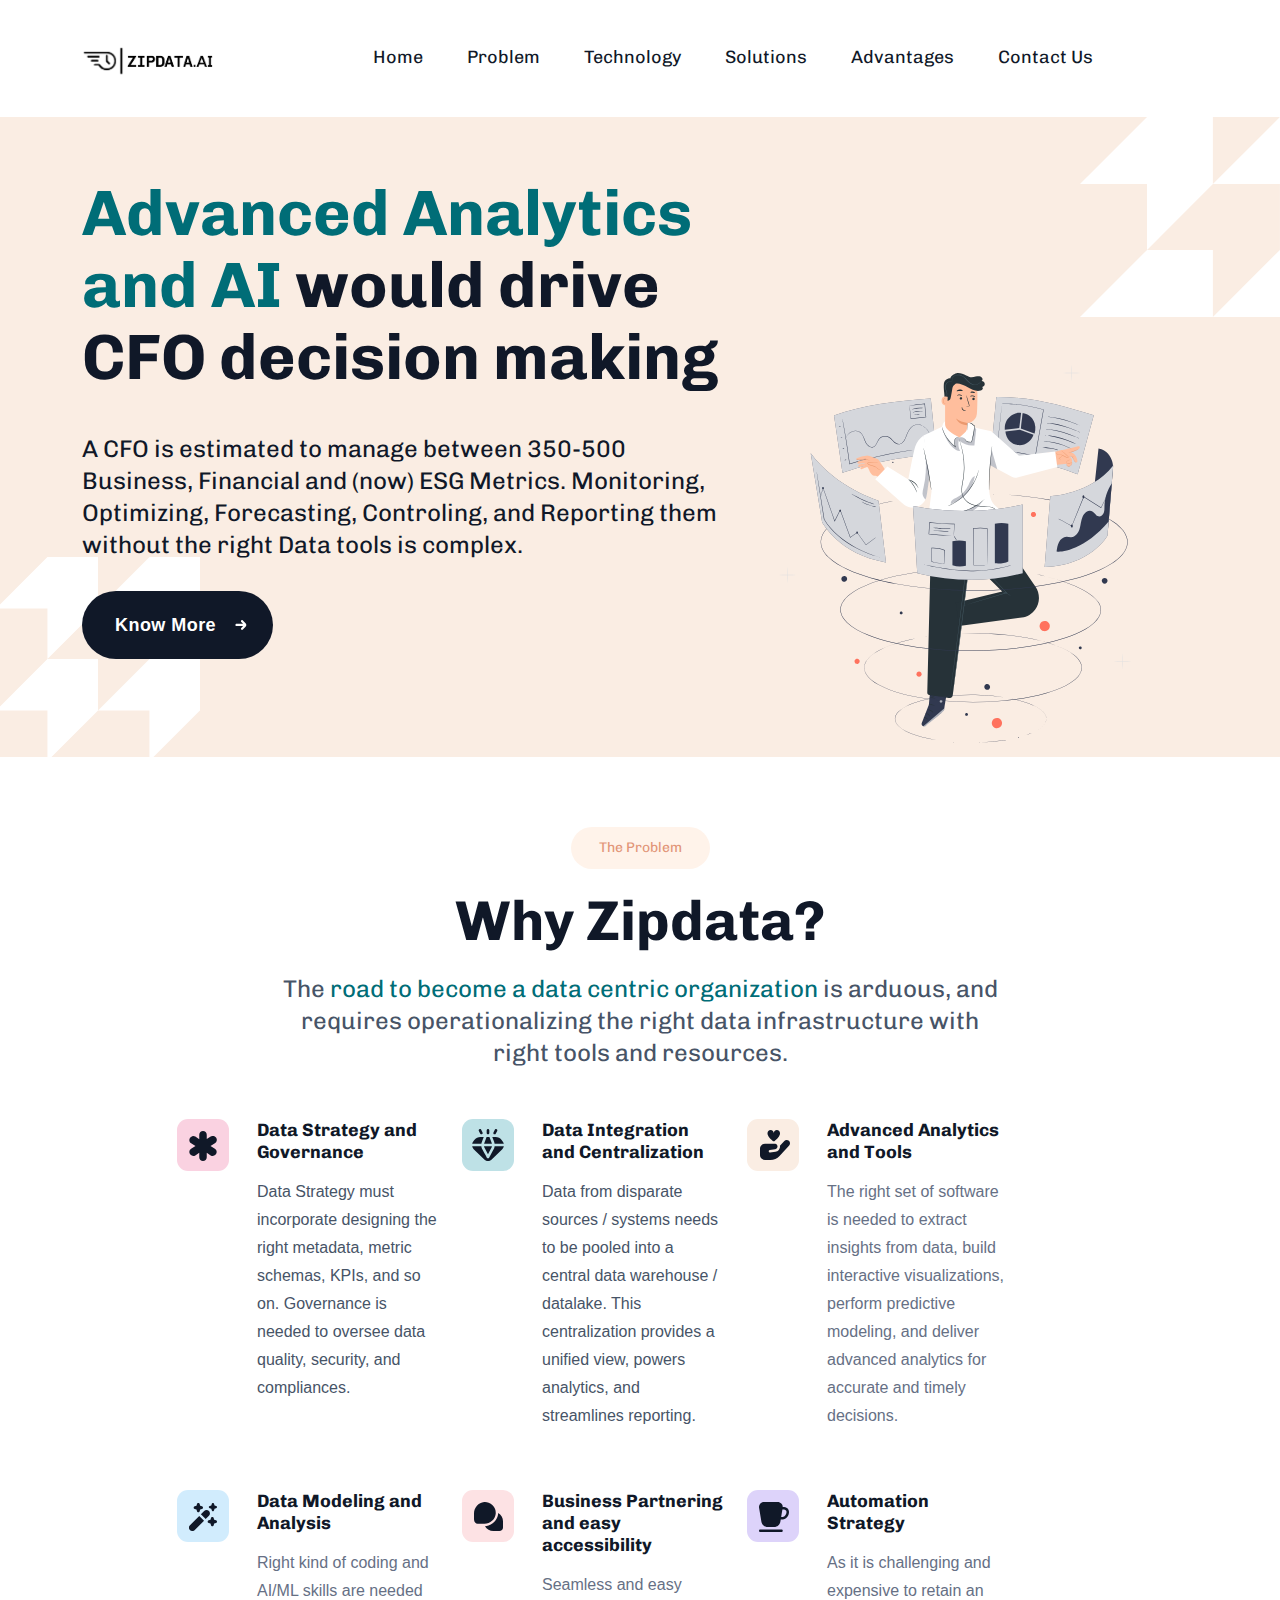
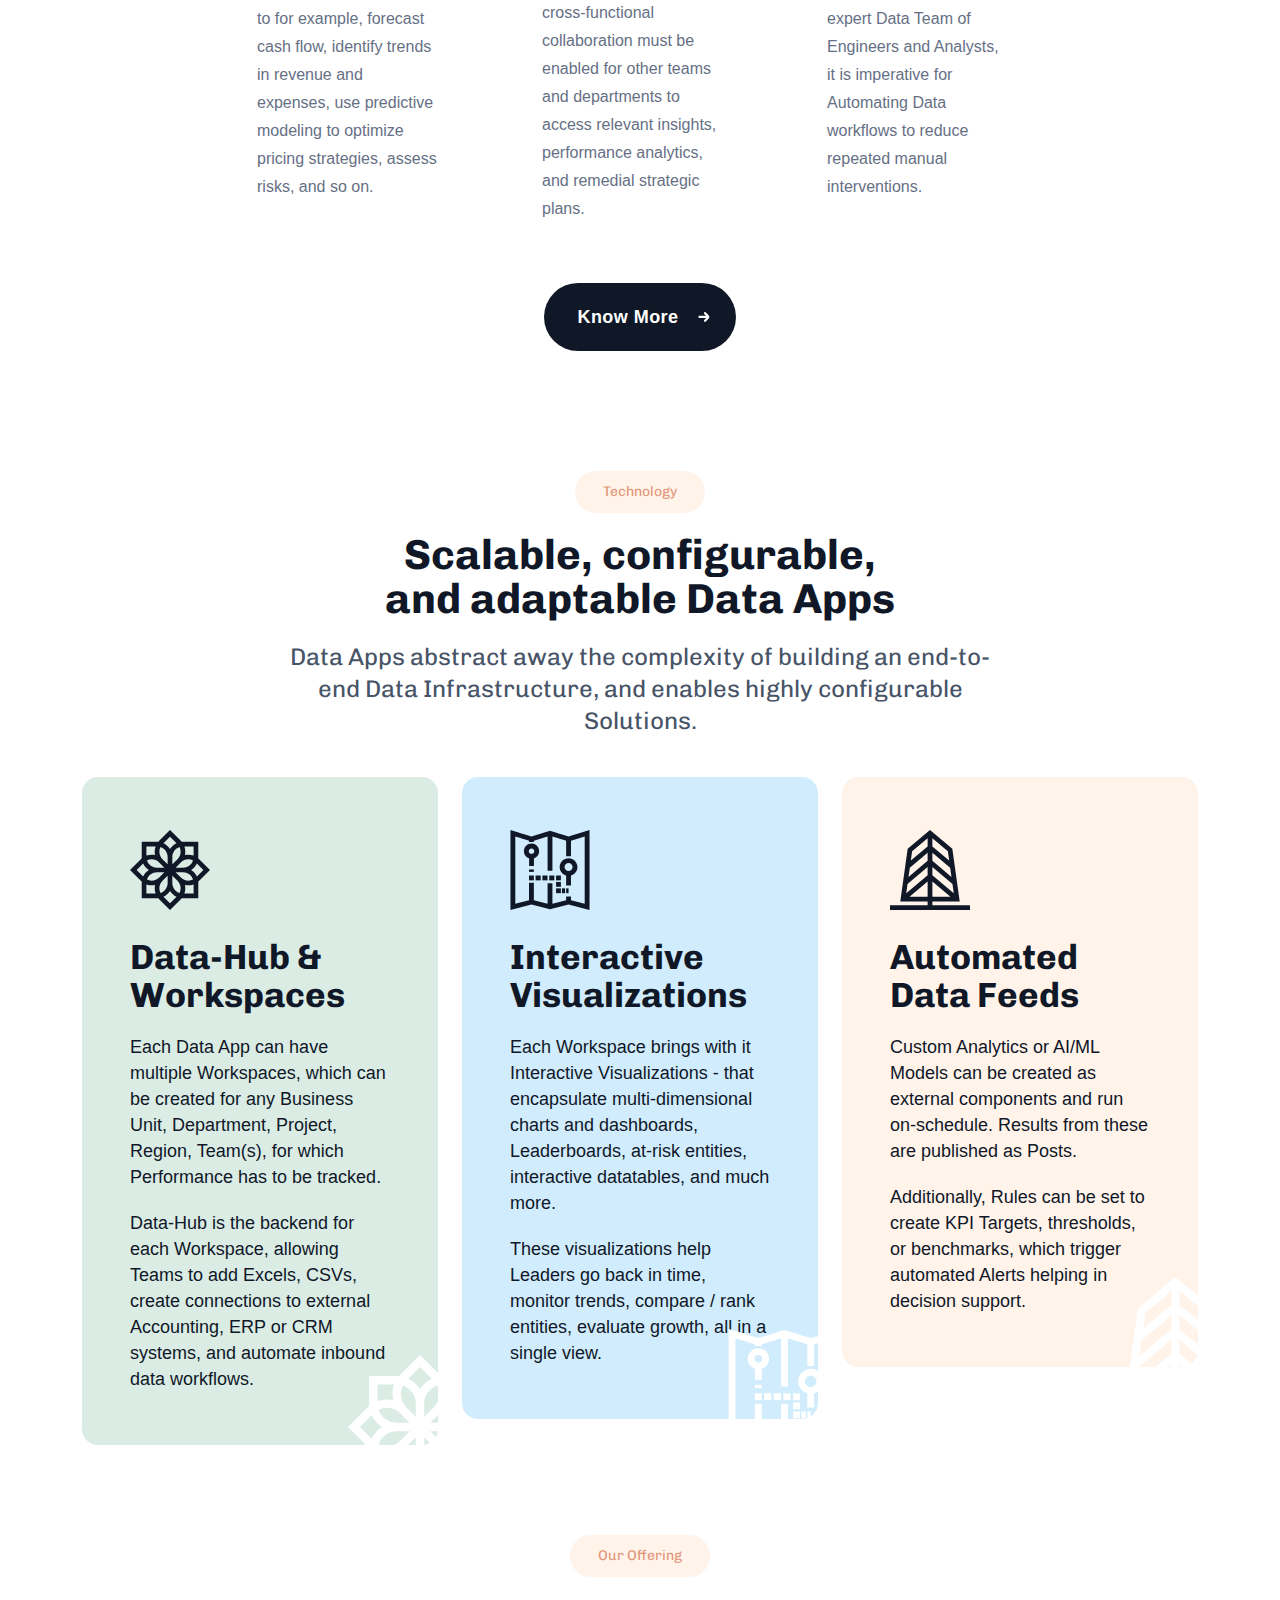
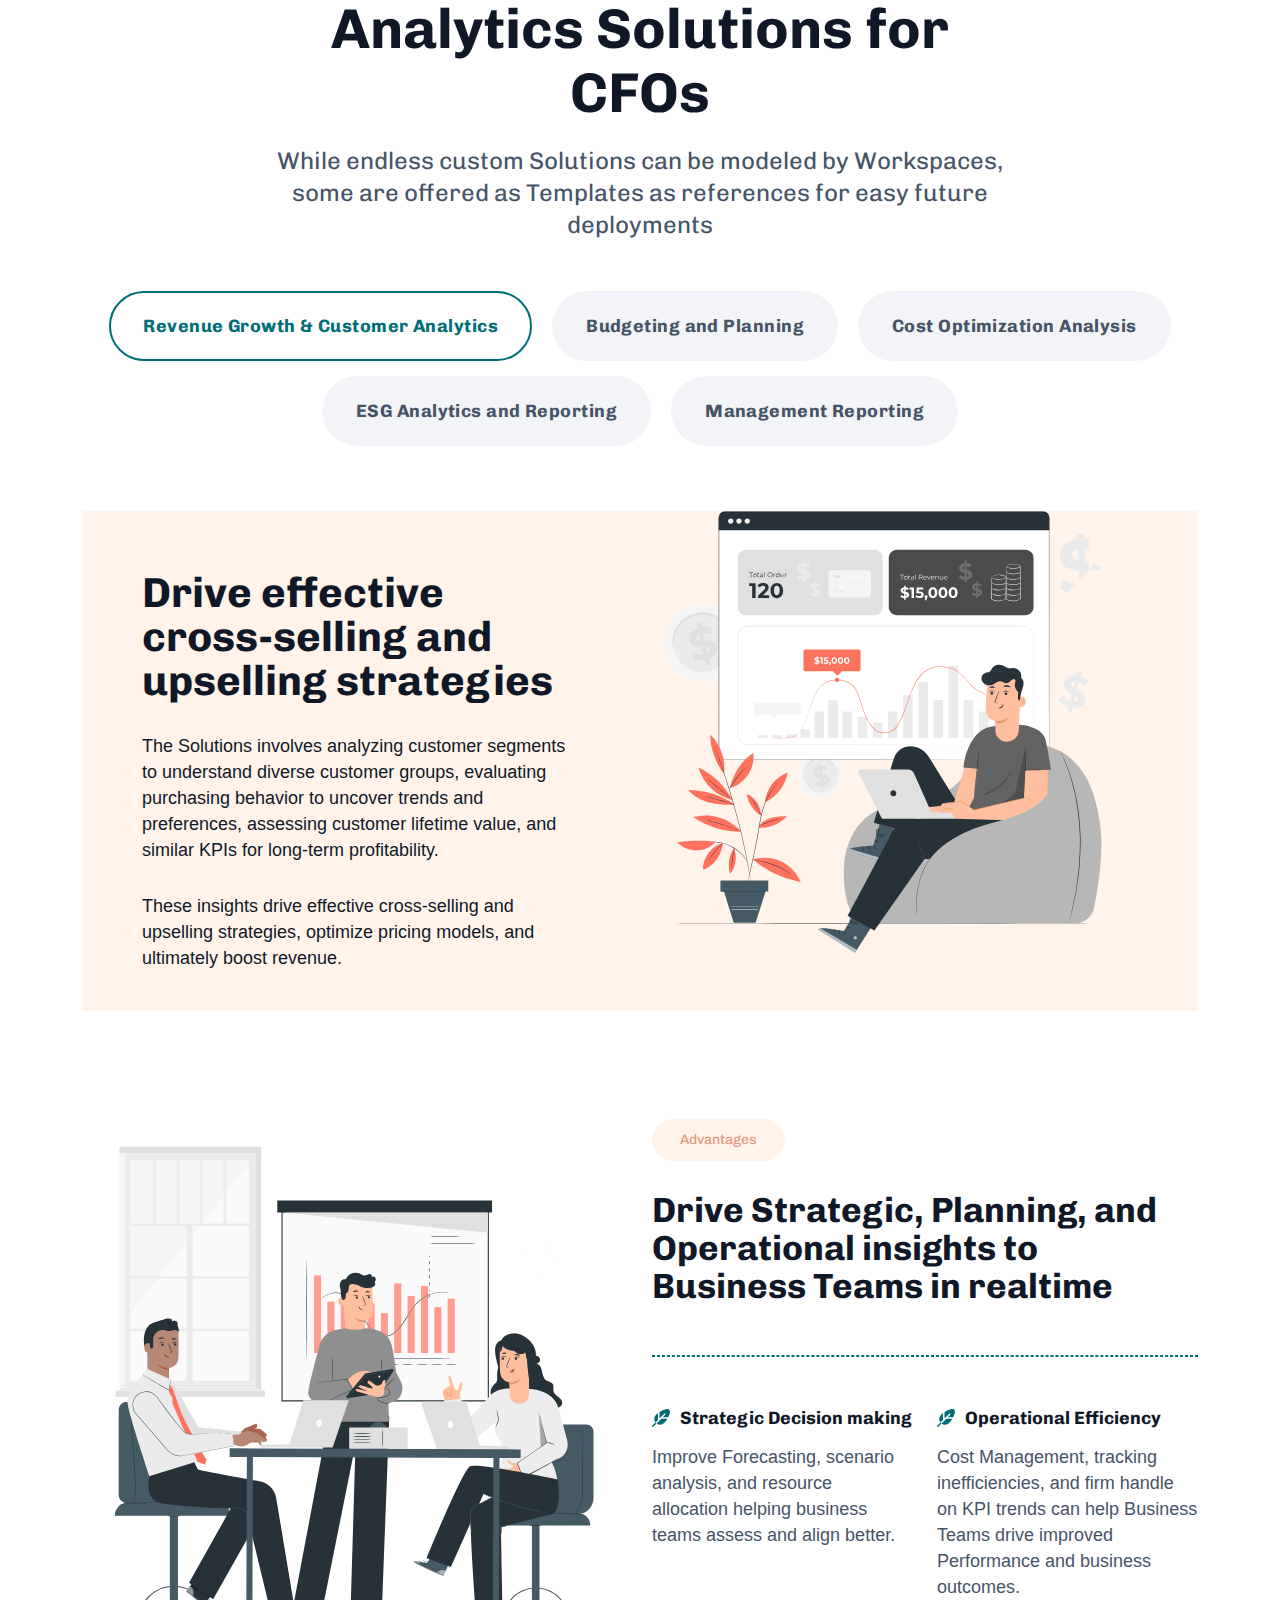
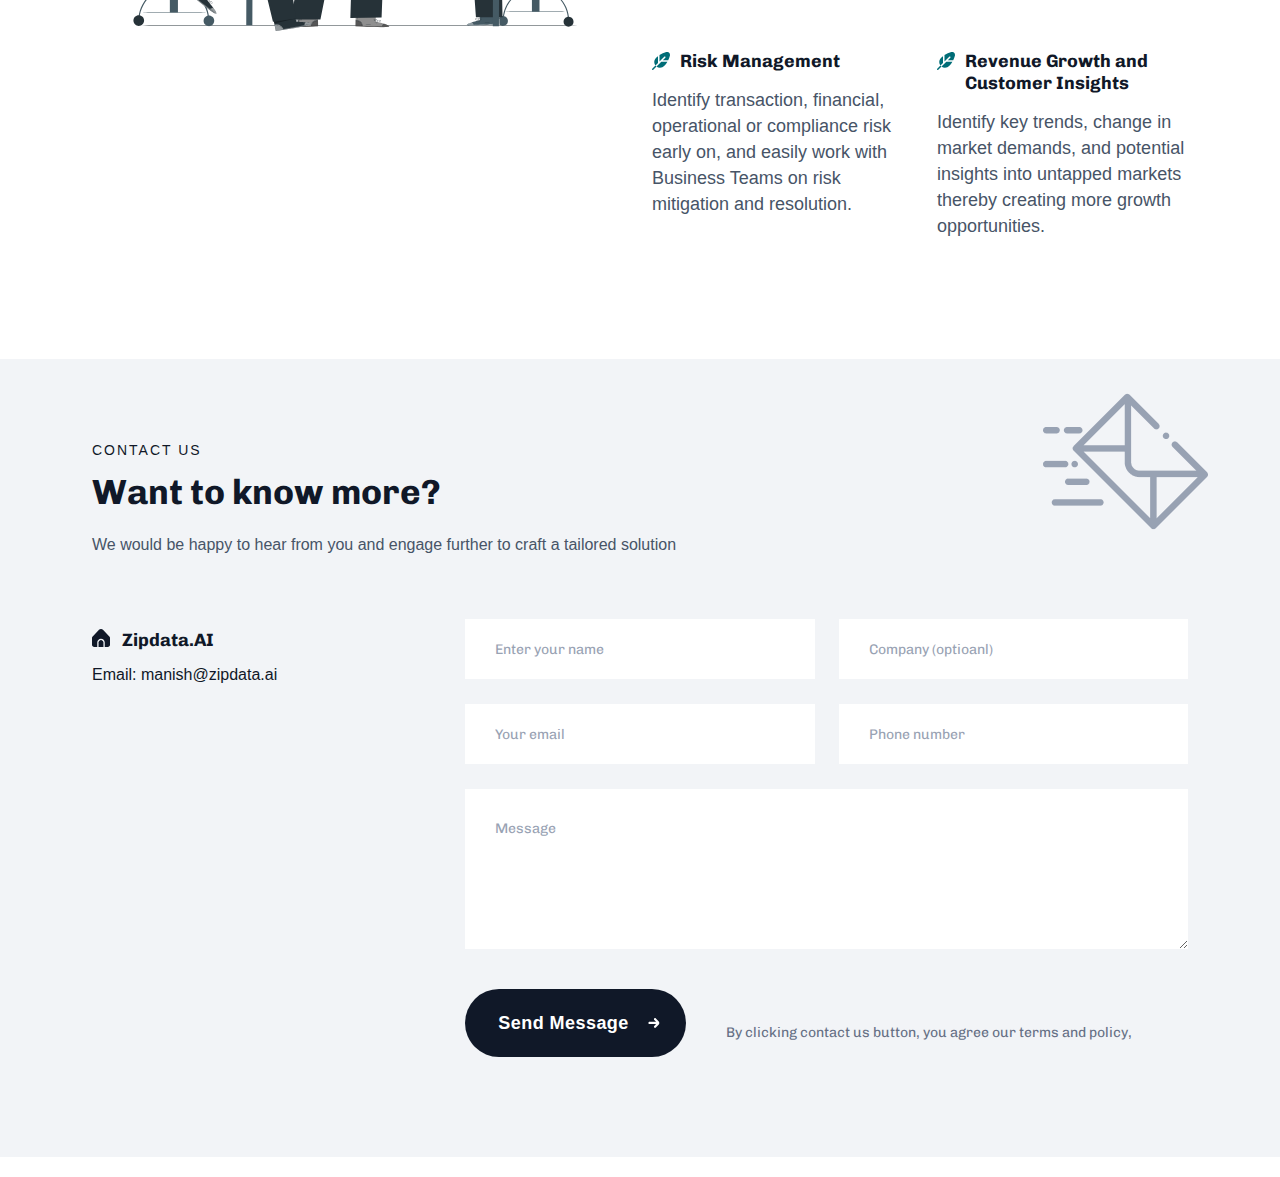
<file: templates/index.html>
<!DOCTYPE html>
<html lang="en">
  <head>
    <meta charset="UTF-8" />
    <meta
      name="viewport"
      content="width=device-width, initial-scale=1, maximum-scale=1"
    />
    <meta http-equiv="X-UA-Compatible" content="ie=edge" />
    <meta name="msapplication-TileColor" content="#0E0E0E" />
    <meta name="template-color" content="#0E0E0E" />

    <link rel="manifest" href="manifest.json" crossorigin />
    <meta name="msapplication-config" content="browserconfig.xml" />
    <meta name="description" content="Index page" />
    <meta name="keywords" content="index, page" />
    <meta name="author" content="" />
    <link
      rel="shortcut icon"
      type="image/x-icon"
      href="../static/assets/imgs/template/zipdata-final.png"
    />

    <link
      rel="stylesheet"
      type="text/css"
      href="../static/assets/css/vendors/normalize.css"
    />

    <link
      rel="stylesheet"
      type="text/css"
      href="../static/assets/css/vendors/animate.css"
    />
    <link
      rel="stylesheet"
      type="text/css"
      href="../static/assets/css/vendors/slick.css"
    />

    <link
      href="../static/assets/css/style.css"
      rel="stylesheet"
    />
    <title>Analytics Solutions for CFOs</title>
  </head>
  <body>
    <!-- Preloader Start-->
    <div id="preloader-active">
      <div class="preloader d-flex align-items-center justify-content-center">
        <div class="preloader-inner position-relative">
          <div class="text-center">
            <div class="loader"></div>
          </div>
        </div>
      </div>
    </div>
    <header class="header sticky-bar">
      <div class="container">
        <div class="main-header">
          <div class="header-left">
            <div class="header-logo">
              <a class="d-flex" href="/"
                ><img
                  alt="Zipdata"
		  src="../static/assets/imgs/template/zipdata-final.png"
              /></a>
            </div>
            <div class="header-nav">
              <nav class="nav-main-menu d-none d-xl-block">
                <ul class="main-menu">
                  <li>
                    <a class="active" href="#">Home</a>
                  </li>
                  <li>
                    <a href="#Problem">Problem</a>
                  </li>
                  <li>
                    <a href="#Technology">Technology</a>
                  </li>
                  <li>
                    <a href="#Offering">Solutions</a>
                  </li>
                  <li>
                    <a href="#Advantages">Advantages</a>
                  </li>

                  <li>
                    <a href="#Contact">Contact Us</a>
                  </li>
                </ul>
              </nav>
            </div>
          </div>
        </div>
      </div>
    </header>

    <main class="main">
      <section class="section-box" id="Home">
        <div class="banner-hero banner-1">
          <div class="container">
            <div class="row">
              <div class="col-lg-7">
                <h1 class="text-display-3">
                  <span class="color-green-900"
                    >Advanced Analytics and AI
                  </span>
                  would drive CFO decision making
                </h1>
                <p class="text-body-lead-large color-gray-900 mt-40 mb-30">
                  A CFO is estimated to manage between 350-500 Business,
                  Financial and (now) ESG Metrics.
                  <span
                    ><em
                      >Monitoring, Optimizing, Forecasting, Controling, and
                      Reporting
                    </em></span
                  >
                  them without the right Data tools is complex.
                </p>

                <div class="row mt-30">
                  <!-- <div class="col-lg-6 col-md-7 col-sm-7 col-7">
                    <h5>Our Analytics Maturity Model</h5>
                  </div> -->
                  <div class="col-lg-6 col-md-5 col-sm-5 col-5 tag-mb">
                    <a
                      class="btn btn-black icon-arrow-right-white"
                      href="blog-main"
                      >Know More</a
                    >
                  </div>
                </div>
              </div>
              <div class="col-lg-5 d-none d-lg-block">
                <div class="banner-imgs">
                  <!-- <div class="video-block shape-1">
                    <a
                      class="popup-youtube btn-play-video"
                      href="https://www.youtube.com/watch?v=oRI37cOPBQQ"
                    ></a
                    ><span class="text-heading-4">Watch intro video</span>
                  </div> -->
                  <img
                    class="img-responsive shape-2"
                    alt="Agon"
                    src = "../static/assets/imgs/page/homepage1/1-Hero.svg"
                  />
                </div>
              </div>
            </div>
          </div>
        </div>
      </section>

      <section class="section-box" id="Problem">
        <div class="container">
          <div class="row">
            <div class="col-lg-2 col-sm-1 col-12"></div>

            <div class="col-lg-8 col-sm-10 col-12 text-center mt-70">
              <div class="text-center mb-20">
                <span class="tag-1">The Problem</span>
              </div>
              <h2 class="text-heading-1 color-gray-900 mb-20">Why Zipdata?</h2>
              <p class="text-body-lead-large color-gray-600 mt-20 mb-30">
                The
                <span class="color-green-900"
                  ><a href="about-us"
                    >road to become a data centric organization</a
                  >
                </span>
                is arduous, and requires operationalizing the right data
                infrastructure with right tools and resources.
              </p>
            </div>
            <div class="col-lg-2 col-sm-1 col-12"></div>
          </div>
        </div>
        <div class="container mt-20">
          <div class="row">
            <div class="col-lg-1 col-sm-1 col-12"></div>
            <div class="col-lg-3 col-md-6 col-sm-6 col-12">
              <div class="list-icons">
                <div class="item-icon none-bd">
                  <span class="icon-left"
                    ><img
                      src="../static/assets/imgs/page/services/1/icon-support.svg"
                      alt="Agon"
                  /></span>
                  <h4 class="text-heading-6">Data Strategy and Governance</h4>
                  <p class="text-body-text color-gray-600 mt-15">
                    Data Strategy must incorporate designing the right metadata,
                    metric schemas, KPIs, and so on. Governance is needed to
                    oversee data quality, security, and compliances.
                  </p>
                </div>
              </div>
            </div>
            <div class="col-lg-3 col-md-6 col-sm-6 col-12">
              <div class="list-icons">
                <div class="item-icon none-bd">
                  <span class="icon-left"
                    ><img
                      src="../static/assets/imgs/page/services/1/icon-web.svg"
                      alt="Agon"
                  /></span>
                  <h4 class="text-heading-6">
                    Data Integration and Centralization
                  </h4>
                  <p class="text-body-text color-gray-600 mt-15">
                    Data from disparate sources / systems needs to be pooled
                    into a central data warehouse / datalake. This
                    centralization provides a unified view, powers analytics,
                    and streamlines reporting.
                  </p>
                </div>
              </div>
            </div>
            <div class="col-lg-3 col-md-6 col-sm-6 col-12">
              <div class="list-icons">
                <div class="item-icon none-bd">
                  <span class="icon-left"
                    ><img
                      src="../static/assets/imgs/page/services/1/icon-business.svg"
                      alt="Agon"
                  /></span>
                  <h4 class="text-heading-6">Advanced Analytics and Tools</h4>
                  <p class="text-body-text color-gray-500 mt-15">
                    The right set of software is needed to extract insights from
                    data, build interactive visualizations, perform predictive
                    modeling, and deliver advanced analytics for accurate and
                    timely decisions.
                  </p>
                </div>
              </div>
            </div>
            <div class="col-lg-1 col-sm-1 col-12"></div>
          </div>
          <div class="row">
            <div class="col-lg-1 col-sm-1 col-12"></div>
            <div class="col-lg-3 col-md-6 col-sm-6 col-12">
              <div class="list-icons">
                <div class="item-icon none-bd">
                  <span class="icon-left"
                    ><img
                      src="../static/assets/imgs/page/services/1/icon-product.svg"
                      alt="Agon"
                  /></span>
                  <h4 class="text-heading-6">Data Modeling and Analysis</h4>
                  <p class="text-body-text color-gray-500 mt-15">
                    Right kind of coding and AI/ML skills are needed to for
                    example, forecast cash flow, identify trends in revenue and
                    expenses, use predictive modeling to optimize pricing
                    strategies, assess risks, and so on.
                  </p>
                </div>
              </div>
            </div>
            <div class="col-lg-3 col-md-6 col-sm-6 col-12">
              <div class="list-icons">
                <div class="item-icon none-bd">
                  <span class="icon-left"
                    ><img
                      src="../static/assets/imgs/page/services/1/icon-share.svg"
                      alt="Agon"
                  /></span>
                  <h4 class="text-heading-6">
                    Business Partnering and easy accessibility
                  </h4>
                  <p class="text-body-text color-gray-500 mt-15">
                    Seamless and easy cross-functional collaboration must be
                    enabled for other teams and departments to access relevant
                    insights, performance analytics, and remedial strategic
                    plans.
                  </p>
                </div>
              </div>
            </div>
            <div class="col-lg-3 col-md-6 col-sm-6 col-12">
              <div class="list-icons">
                <div class="item-icon none-bd">
                  <span class="icon-left"
                    ><img
                      src="../static/assets/imgs/page/services/1/icon-build.svg"
                      alt="Agon"
                  /></span>
                  <h4 class="text-heading-6">Automation Strategy</h4>
                  <p class="text-body-text color-gray-500 mt-15">
                    As it is challenging and expensive to retain an expert Data
                    Team of Engineers and Analysts, it is imperative for
                    Automating Data workflows to reduce repeated manual
                    interventions.
                  </p>
                </div>
              </div>
            </div>

            <div class="col-lg-1 col-sm-1 col-12"></div>
          </div>
          <div class="text-center mb-20">
            <a class="btn btn-black icon-arrow-right-white" href="about-us"
              >Know More</a
            >
          </div>
        </div>
      </section>

      <section class="section-box" id="Technology">
        <div class="container">
          <div class="row">
            <div class="col-lg-2 col-sm-1 col-12"></div>
            <div class="col-lg-8 col-sm-10 col-12 text-center mt-100">
              <div class="text-center mb-20">
                <span class="tag-1">Technology</span>
              </div>
              <h2 class="text-heading-2 color-gray-900">
                Scalable, configurable,<br class="d-lg-block d-none" />
                and adaptable Data Apps
              </h2>
              <p class="text-body-lead-large color-gray-600 mt-20">
                Data Apps abstract away the complexity of building an end-to-end
                Data Infrastructure, and enables highly configurable Solutions.
              </p>
            </div>
            <div class="col-lg-2 col-sm-1 col-12"></div>
          </div>
        </div>
        <div class="container mt-40">
          <div class="row">
            <div class="col-lg-4 col-sm-12">
              <div class="card-grid-1 bg-5 bg-business hover-up">
                <div class="grid-1-img">
                  <img
                    src="../static/assets/imgs/page/homepage1/business-strategy.svg"
                    alt="Agon"
                  />
                </div>
                <h3 class="text-heading-3 mt-20">Data-Hub & Workspaces</h3>
                <p class="text-body-excerpt mt-20">
                  Each Data App can have multiple Workspaces, which can be created for any Business Unit, Department,
                  Project, Region, Team(s), for which Performance has to be
                  tracked.
                </p>
                <p class="text-body-excerpt mt-20">
                  Data-Hub is the backend for each Workspace, allowing Teams to
                  add Excels, CSVs, create connections to external Accounting,
                  ERP or CRM systems, and automate inbound data workflows.
                </p>

                <!-- <div class="mt-30">
                  <a
                    class="btn btn-default btn-white icon-arrow-right"
                    href="page-about-1.html"
                    >Learn more</a
                  >
                </div> -->
              </div>
            </div>
            <div class="col-lg-4 col-sm-12">
              <div class="card-grid-1 bg-9 bg-local hover-up">
                <div class="grid-1-img">
                  <img
                    src="../static/assets/imgs/page/homepage1/local.svg"
                    alt="Agon"
                  />
                </div>
                <h3 class="text-heading-3 mt-20">Interactive Visualizations</h3>
                <p class="text-body-excerpt mt-20">
                  Each Workspace brings with it Interactive Visualizations -
                  that encapsulate multi-dimensional charts and dashboards,
                  Leaderboards, at-risk entities, interactive datatables, and
                  much more.
                </p>
                <p class="text-body-excerpt mt-20">
                  These visualizations help Leaders go back in time, monitor
                  trends, compare / rank entities, evaluate growth, all in a
                  single view.
                </p>

                <!-- <div class="mt-30">
                  <a
                    class="btn btn-default btn-white icon-arrow-right"
                    href="page-about-2.html"
                    >Learn more</a
                  >
                </div> -->
              </div>
            </div>
            <div class="col-lg-4 col-sm-12">
              <div class="card-grid-1 bg-2 bg-social hover-up">
                <div class="grid-1-img">
                  <img
                    src="../static/assets/imgs/page/homepage1/social.svg"
                    alt="Agon"
                  />
                </div>
                <h3 class="text-heading-3 mt-20">Automated Data Feeds</h3>
                <p class="text-body-excerpt mt-20">
                  Custom Analytics or AI/ML Models can be created as external
                  components and run on-schedule. Results from these are
                  published as Posts.
                </p>
                <p class="text-body-excerpt mt-20">
                  Additionally, Rules can be set to create KPI Targets,
                  thresholds, or benchmarks, which trigger automated Alerts
                  helping in decision support.
                </p>

                <!-- <div class="mt-30">
                  <a
                    class="btn btn-default btn-white icon-arrow-right"
                    href="page-about-3.html"
                    >Learn more</a
                  >
                </div> -->
              </div>
            </div>
          </div>
        </div>
      </section>

      <section class="section-box" id="Offering">
        <div class="container">
          <div class="row">
            <div class="col-lg-2 col-sm-1 col-12"></div>
            <div class="col-lg-8 col-sm-10 col-12 text-center mt-70">
              <div class="text-center mb-20">
                <span class="tag-1">Our Offering</span>
              </div>
              <h2 class="text-heading-1 color-gray-900">
                Analytics Solutions for CFOs<br class="d-lg-block d-none" />
              </h2>
              <p class="text-body-lead-large color-gray-600 mt-20">
                While endless custom Solutions can be modeled by Workspaces,
                some are offered as Templates as references for easy future
                deployments
              </p>
            </div>
            <div class="col-lg-2 col-sm-1 col-12"></div>
          </div>
        </div>
        <div class="container">
          <div class="text-center mt-50">
            <ul class="nav" role="tablist">
              <li>
                <a
                  class="btn btn-default btn-bd-green-hover btn-select active"
                  href="#tab-1"
                  data-bs-toggle="tab"
                  role="tab"
                  aria-controls="tab-1"
                  aria-selected="true"
                  >Revenue Growth & Customer Analytics</a
                >
              </li>
              <li>
                <a
                  class="btn btn-default btn-bd-green-hover btn-select"
                  href="#tab-2"
                  data-bs-toggle="tab"
                  role="tab"
                  aria-controls="tab-2"
                  aria-selected="true"
                  >Budgeting and Planning</a
                >
              </li>
              <li>
                <a
                  class="btn btn-default btn-bd-green-hover btn-select"
                  href="#tab-3"
                  data-bs-toggle="tab"
                  role="tab"
                  aria-controls="tab-3"
                  aria-selected="true"
                  >Cost Optimization Analysis</a
                >
              </li>
              <li>
                <a
                  class="btn btn-default btn-bd-green-hover btn-select"
                  href="#tab-4"
                  data-bs-toggle="tab"
                  role="tab"
                  aria-controls="tab-4"
                  aria-selected="true"
                  >ESG Analytics and Reporting</a
                >
              </li>
              <li>
                <a
                  class="btn btn-default btn-bd-green-hover btn-select"
                  href="#tab-5"
                  data-bs-toggle="tab"
                  role="tab"
                  aria-controls="tab-5"
                  aria-selected="true"
                  >Management Reporting</a
                >
              </li>
            </ul>
          </div>
        </div>
        <div class="container">
          <div class="tab-content">
            <!-- Start Tab-->
            <div
              class="tab-pane fade active show"
              id="tab-1"
              role="tabpanel"
              aria-labelledby="tab-1"
            >
              <div class="bg-2 panel-box mt-50">
                <div class="row">
                  <div class="col-lg-6 col-md-12">
                    <div class="box-optimized">
                      <h3 class="text-heading-2">
                        Drive effective cross-selling and upselling strategies
                      </h3>
                      <p class="text-body-excerpt mt-30">
                        The Solutions involves analyzing customer segments to
                        understand diverse customer groups, evaluating
                        purchasing behavior to uncover trends and preferences,
                        assessing customer lifetime value, and similar KPIs for
                        long-term profitability.
                      </p>
                      <p class="text-body-excerpt mt-30">
                        <b
                          >These insights drive effective cross-selling and
                          upselling strategies, optimize pricing models, and
                          ultimately boost revenue.</b
                        >
                      </p>
                      <!-- <div class="mt-40">
                        <a
                          class="btn btn-default btn-white icon-arrow-right"
                          href="page-service-1.html"
                          >Learn more</a
                        >
                      </div> -->
                    </div>
                  </div>
                  <div class="col-lg-6 col-md-12">
                    <div class="block-video icon-pattern">
                      <!-- <a
                        class="popup-youtube btn-play-video"
                        href="https://www.youtube.com/watch?v=oRI37cOPBQQ"
                      ></a> -->
                      <img
                        class="img-responsive"
                        src="../static/assets/imgs/page/homepage1/2-Revenue.svg"
                        alt="Agon"
                      />
                    </div>
                  </div>
                </div>
              </div>
            </div>
            <!-- End tab-->
            <!-- Start Tab-->
            <div
              class="tab-pane fade"
              id="tab-2"
              role="tabpanel"
              aria-labelledby="tab-2"
            >
              <div class="bg-1 panel-box mt-50">
                <div class="row">
                  <div class="col-lg-6 col-sm-12">
                    <div class="box-optimized">
                      <h3 class="text-heading-2">
                        Actionable, multi-dimensional, Budgets
                      </h3>
                      <p class="text-body-excerpt mt-30">
                        Budgeting and Planning solutions offer intuitive
                        interfaces for effortless budget creation, modification,
                        and tracking. These harness the power of predictive
                        analytics and scenario modeling, ensuring agile and
                        informed financial planning processes.
                      </p>
                      <p class="text-body-excerpt mt-30">
                        Automated Triggers and Alerts can be added for Budget
                        Control, to monitor actual expenses against Budgeted
                        amounts, and ensure improved compliances with budgetary
                        limits.
                      </p>
                    </div>
                  </div>
                  <div class="col-lg-6 col-sm-12">
                    <div class="block-video icon-pattern">
                      <!-- <a
                        class="popup-youtube btn-play-video"
                        href="https://www.youtube.com/watch?v=oRI37cOPBQQ"
                      ></a> -->
                      <img
                        class="img-responsive"
                        src="../static/assets/imgs/page/homepage1/3-Budget.svg"
                        alt="Agon"
                      />
                    </div>
                  </div>
                </div>
              </div>
            </div>
            <!-- End tab-->
            <!-- Start Tab-->
            <div
              class="tab-pane fade"
              id="tab-3"
              role="tabpanel"
              aria-labelledby="tab-3"
            >
              <div class="bg-3 panel-box mt-50">
                <div class="row">
                  <div class="col-lg-6 col-sm-12">
                    <div class="box-optimized">
                      <h3 class="text-heading-2">
                        Extremely simplified Expense Analytics
                      </h3>
                      <p class="text-body-excerpt mt-30">
                        Cost optimization analytics Solution employs analytical
                        tools to meticulously examine cost structures, evaluate
                        underlying cost drivers, and meticulously pinpoint
                        specific areas ripe for cost reduction. Furthermore, it
                        delivers valuable insights into the cost-effectiveness
                        of various projects and initiatives, enabling
                        organizations to streamline expenses and enhance
                        operational efficiencies.
                      </p>
                    </div>
                  </div>
                  <div class="col-lg-6 col-sm-12">
                    <div class="block-video icon-pattern">
                      <!-- <a
                        class="popup-youtube btn-play-video"
                        href="https://www.youtube.com/watch?v=oRI37cOPBQQ"
                      ></a> -->
                      <img
                        class="img-responsive"
                        src="../static/assets/imgs/page/homepage1/4-Expense-Analytics.svg"
                        alt="Agon"
                      />
                    </div>
                  </div>
                </div>
              </div>
            </div>
            <!-- End tab-->
            <!-- Start Tab-->
            <div
              class="tab-pane fade"
              id="tab-4"
              role="tabpanel"
              aria-labelledby="tab-4"
            >
              <div class="bg-4 panel-box mt-50">
                <div class="row">
                  <div class="col-lg-6 col-sm-12">
                    <div class="box-optimized">
                      <h3 class="text-heading-2">
                        Streamlined ESG Data-pipeline and Reporting
                      </h3>
                      <p class="text-body-excerpt mt-30">
                        ESG analytics involves collecting, analyzing, and
                        reporting data related to different ESG sub-domains to
                        help organizations measure their ESG performance, make
                        informed decisions, and enhance their sustainability
                        practices.
                      </p>
                      <p class="text-body-excerpt mt-30">
                        The Solution encompasses data collection, analysis of
                        ESG metrics, assessing risks and opportunities related
                        to sustainability and social responsibility, and ESG
                        reporting and disclosure requirements.
                      </p>
                    </div>
                  </div>
                  <div class="col-lg-6 col-sm-12">
                    <div class="block-video icon-pattern">
                      <!-- <a
                        class="popup-youtube btn-play-video"
                        href="https://www.youtube.com/watch?v=oRI37cOPBQQ"
                      ></a> -->
                      <img
                        class="img-responsive"
                        src="../static/assets/imgs/page/homepage1/5-ESG.svg"
                        alt="Agon"
                      />
                    </div>
                  </div>
                </div>
              </div>
            </div>
            <!-- End tab-->
            <!-- Start Tab-->
            <div
              class="tab-pane fade"
              id="tab-5"
              role="tabpanel"
              aria-labelledby="tab-5"
            >
              <div class="bg-5 panel-box mt-50">
                <div class="row">
                  <div class="col-lg-6 col-sm-12">
                    <div class="box-optimized">
                      <h3 class="text-heading-2">
                        Automated Business & Financial Reporting and Dashboards
                      </h3>
                      <p class="text-body-excerpt mt-30">
                        Management reporting Solution relies on customizable
                        dashboards that present vital financial metrics,
                        including revenue, expenses, profit margins, ratio
                        analysis, cash flow, and working capital. These
                        dashboards incorporate trend analysis, Leaderboards,
                        Risks, and historical comparative data, enabling
                        in-depth assessments of performance trends and long-term
                        financial health.
                      </p>
                    </div>
                  </div>
                  <div class="col-lg-6 col-sm-12">
                    <div class="block-video icon-pattern">
                      <!-- <a
                        class="popup-youtube btn-play-video"
                        href="https://www.youtube.com/watch?v=oRI37cOPBQQ"
                      ></a> -->
                      <img
                        class="img-responsive"
                        src="../static/assets/imgs/page/homepage1/6-Management-Reporting.svg"
                        alt="Agon"
                      />
                    </div>
                  </div>
                </div>
              </div>
            </div>
            <!-- End tab-->
            <!-- Start Tab-->

            <!-- End tab-->
          </div>
        </div>
      </section>

      <section class="section-box" id="Advantages">
        <div class="container mt-100">
          <div class="row">
            <div class="col-lg-6 col-sm-12 block-img-we-do">
              <img
                class="bdrd-16 img-responsive"
                src="../static/assets/imgs/page/homepage1/7-Advantages.svg"
                alt="Agon"
              />
            </div>
            <div class="col-lg-6 col-sm-12 block-we-do">
              <span class="tag-1">Advantages</span>
              <h3 class="text-heading-3 mt-30">
                Drive Strategic, Planning, and Operational insights to Business
                Teams in realtime
              </h3>
              <!-- <p class="text-body-lead-large color-gray-600 mt-30">
                Drive Strategic, Planning, and Operational insights to the
                Business in realtime.
              </p> -->
              <div class="line-bd-green mt-50"></div>
              <div class="row">
                <div class="col-lg-6 col-sm-6 col-12 mt-50">
                  <h4 class="text-heading-6 icon-leaf">
                    Strategic Decision making
                  </h4>
                  <p class="text-body-excerpt color-gray-600 mt-15">
                    Improve Forecasting, scenario analysis, and resource
                    allocation helping business teams assess and align better.
                  </p>
                </div>
                <div class="col-lg-6 col-sm-6 col-12 mt-50">
                  <h4 class="text-heading-6 icon-leaf">
                    Operational Efficiency
                  </h4>
                  <p class="text-body-excerpt color-gray-600 mt-15">
                    Cost Management, tracking inefficiencies, and firm handle on
                    KPI trends can help Business Teams drive improved
                    Performance and business outcomes.
                  </p>
                </div>
                <div class="col-lg-6 col-sm-6 col-12 mt-50">
                  <h4 class="text-heading-6 icon-leaf">Risk Management</h4>
                  <p class="text-body-excerpt color-gray-600 mt-15">
                    Identify transaction, financial, operational or compliance
                    risk early on, and easily work with Business Teams on risk
                    mitigation and resolution.
                  </p>
                </div>
                <div class="col-lg-6 col-sm-6 col-12 mt-50">
                  <h4 class="text-heading-6 icon-leaf">
                    Revenue Growth and Customer Insights
                  </h4>
                  <p class="text-body-excerpt color-gray-600 mt-15">
                    Identify key trends, change in market demands, and potential
                    insights into untapped markets thereby creating more growth
                    opportunities.
                  </p>
                </div>
              </div>
            </div>
          </div>
        </div>
      </section>

      <section class="section-box box-gray-100 mt-120 mb-20" id="Contact">
        <div class="container">
          <div class="icon-wave">
            <div class="row">
              <div class="col-lg-12 mb-60">
                <span class="text-body-capitalized text-uppercase"
                  >Contact us</span
                >
                <h2 class="text-heading-3 color-gray-900 mt-10">
                  Want to know more?
                </h2>
                <p class="text-body-text color-gray-600 mt-20">
                  We would be happy to hear from you and engage further to craft
                  a tailored solution<br class="d-lg-block d-none" />
                </p>
              </div>
              <div class="col-lg-4 mb-40">
                <h4 class="text-heading-6 color-gray-900 icon-home mb-10 mt-10">
                  Zipdata.AI
                </h4>
                <!-- <p class="text-body-text color-gray-600">
                  Sector 39 <br />Gurugram, Haryana (India)
                </p> -->

                <p class="text-body-text color-gray-900">
                  Email: manish@zipdata.ai
                </p>
              </div>
              <form class="col-lg-8" onsubmit action="/submit" method="post">
                <div class="row">
                  <div class="col-lg-6">
                    <div class="form-group">
                      <input
                        class="form-control"
                        type="text"
                        name="name"
                        placeholder="Enter your name"
                      />
                    </div>
                  </div>
                  <div class="col-lg-6">
                    <div class="form-group">
                      <input
                        class="form-control"
                        type="text"
                        name="company"
                        placeholder="Company (optioanl)"
                      />
                    </div>
                  </div>
                  <div class="col-lg-6">
                    <div class="form-group">
                      <input
                        class="form-control"
                        type="text"
                        name="email"
                        placeholder="Your email"
                      />
                    </div>
                  </div>
                  <div class="col-lg-6">
                    <div class="form-group">
                      <input
                        class="form-control"
                        type="text"
                        name="phone"
                        placeholder="Phone number"
                      />
                    </div>
                  </div>
                  <div class="col-lg-12">
                    <div class="form-group">
                      <textarea
                        class="form-control"
                        type="text"
                        name="message"
                        placeholder="Message"
                      ></textarea>
                    </div>
                  </div>
                  <div class="col-lg-12 mt-15">
                    <button
                      class="btn btn-black icon-arrow-right-white mr-40 mb-20"
                      type="submit"
                    >
                      Send Message</button
                    ><br class="d-lg-none d-block" /><span
                      class="text-body-text-md color-gray-500 mb-20"
                      >By clicking contact us button, you agree our terms and
                      policy,</span
                    >
                  </div>
                </div>
              </form>
            </div>
          </div>
        </div>
      </section>
    </main>

    <script src="../static/assets/js/vendors/modernizr-3.6.0.min.js"></script>
    <script src="../static/assets/js/vendors/jquery-3.6.0.min.js"></script>
    <script src="../static/assets/js/vendors/jquery-migrate-3.3.0.min.js"></script>
    <script src="../static/assets/js/vendors/bootstrap.bundle.min.js"></script>
    <script src="../static/assets/js/vendors/waypoints.js"></script>
    <script src="../static/assets/js/vendors/wow.js"></script>
    <script src="../static/assets/js/vendors/magnific-popup.js"></script>
    <script src="../static/assets/js/vendors/perfect-scrollbar.min.js"></script>
    <script src="../static/assets/js/vendors/select2.min.js"></script>
    <script src="../static/assets/js/vendors/isotope.js"></script>
    <script src="../static/assets/js/vendors/scrollup.js"></script>
    <script src="../static/assets/js/vendors/counterup.js"></script>
    <script src="../static/assets/js/vendors/slick.js"></script>
    <script src="../static/assets/js/vendors/jquery.elevatezoom.js"></script>
    <script src="../static/assets/js/vendors/swiper-bundle.min.js"></script>
    <script src="../static/assets/js/vendors/noUISlider.js"></script>
    <script src="../static/assets/js/vendors/slider.js"></script>
    <script src="../static/assets/js/main.js?v=1.0"></script>
  </body>
</html>
</file>
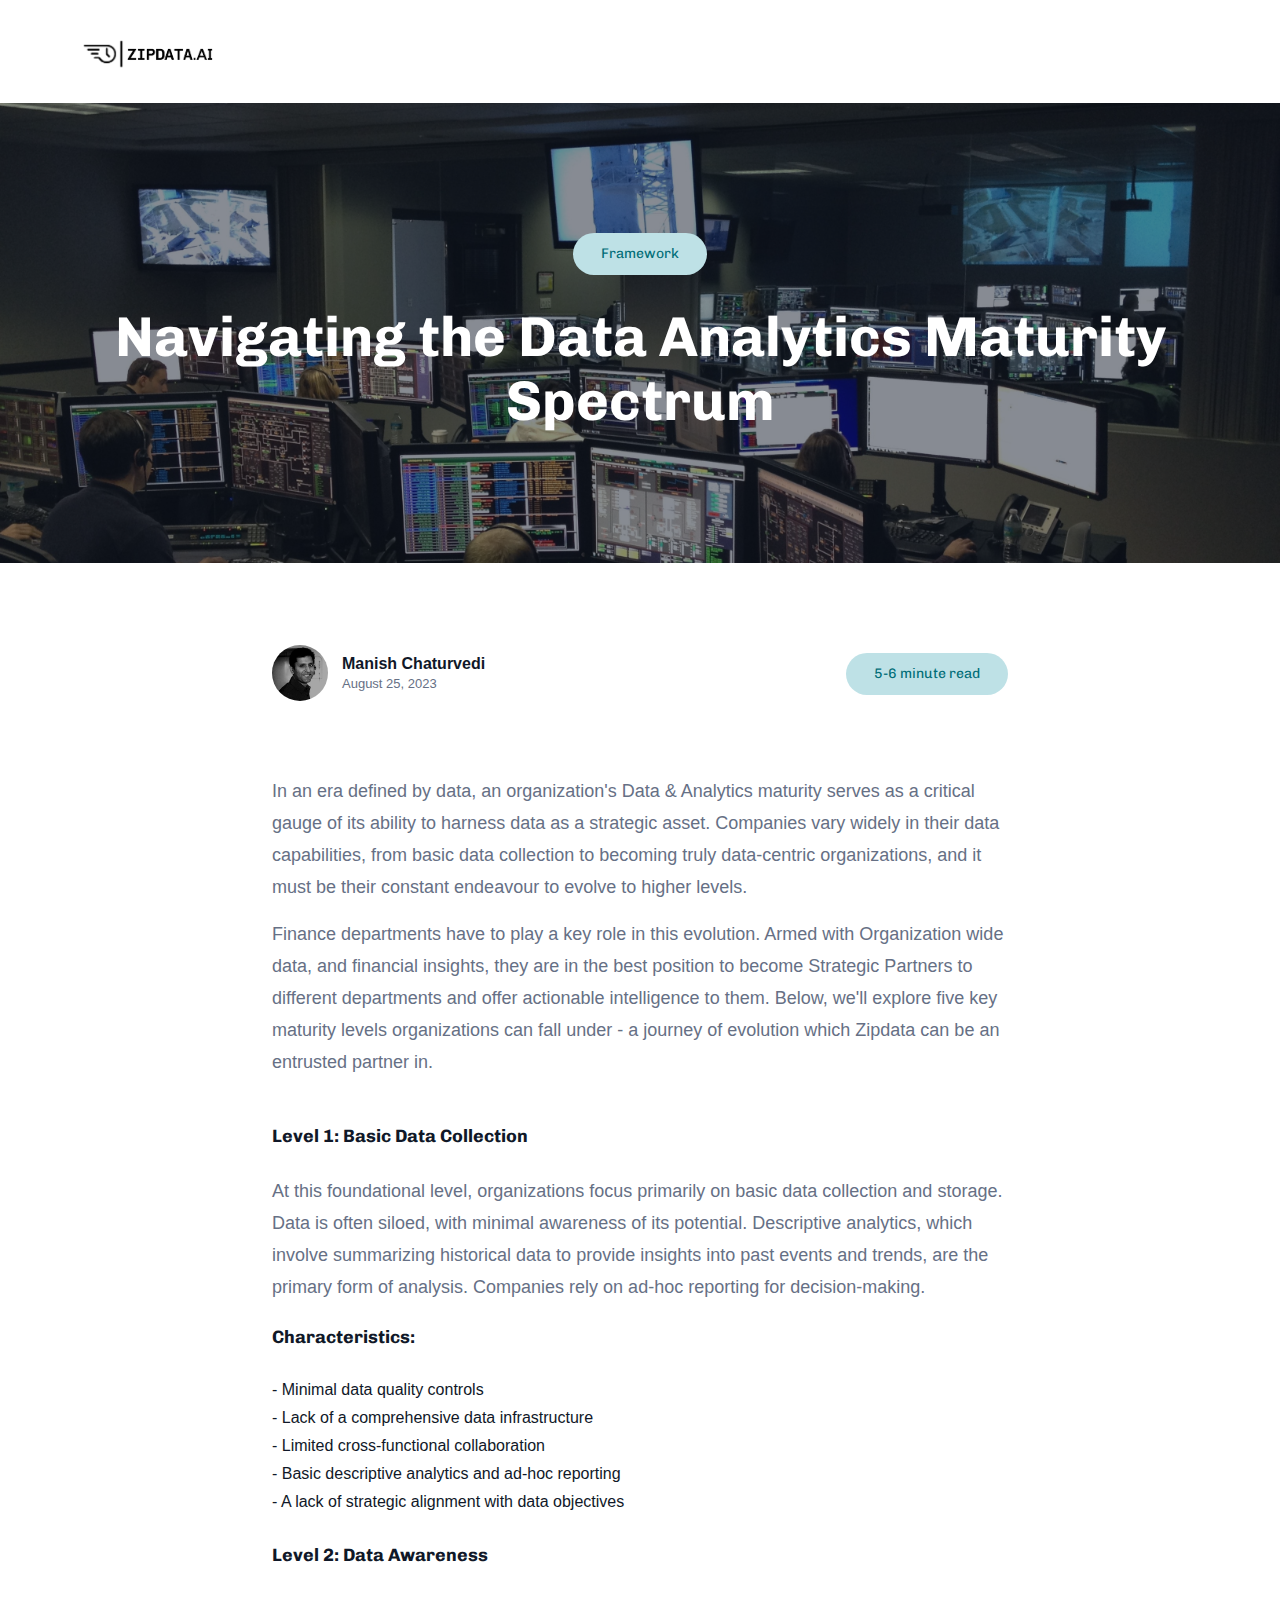
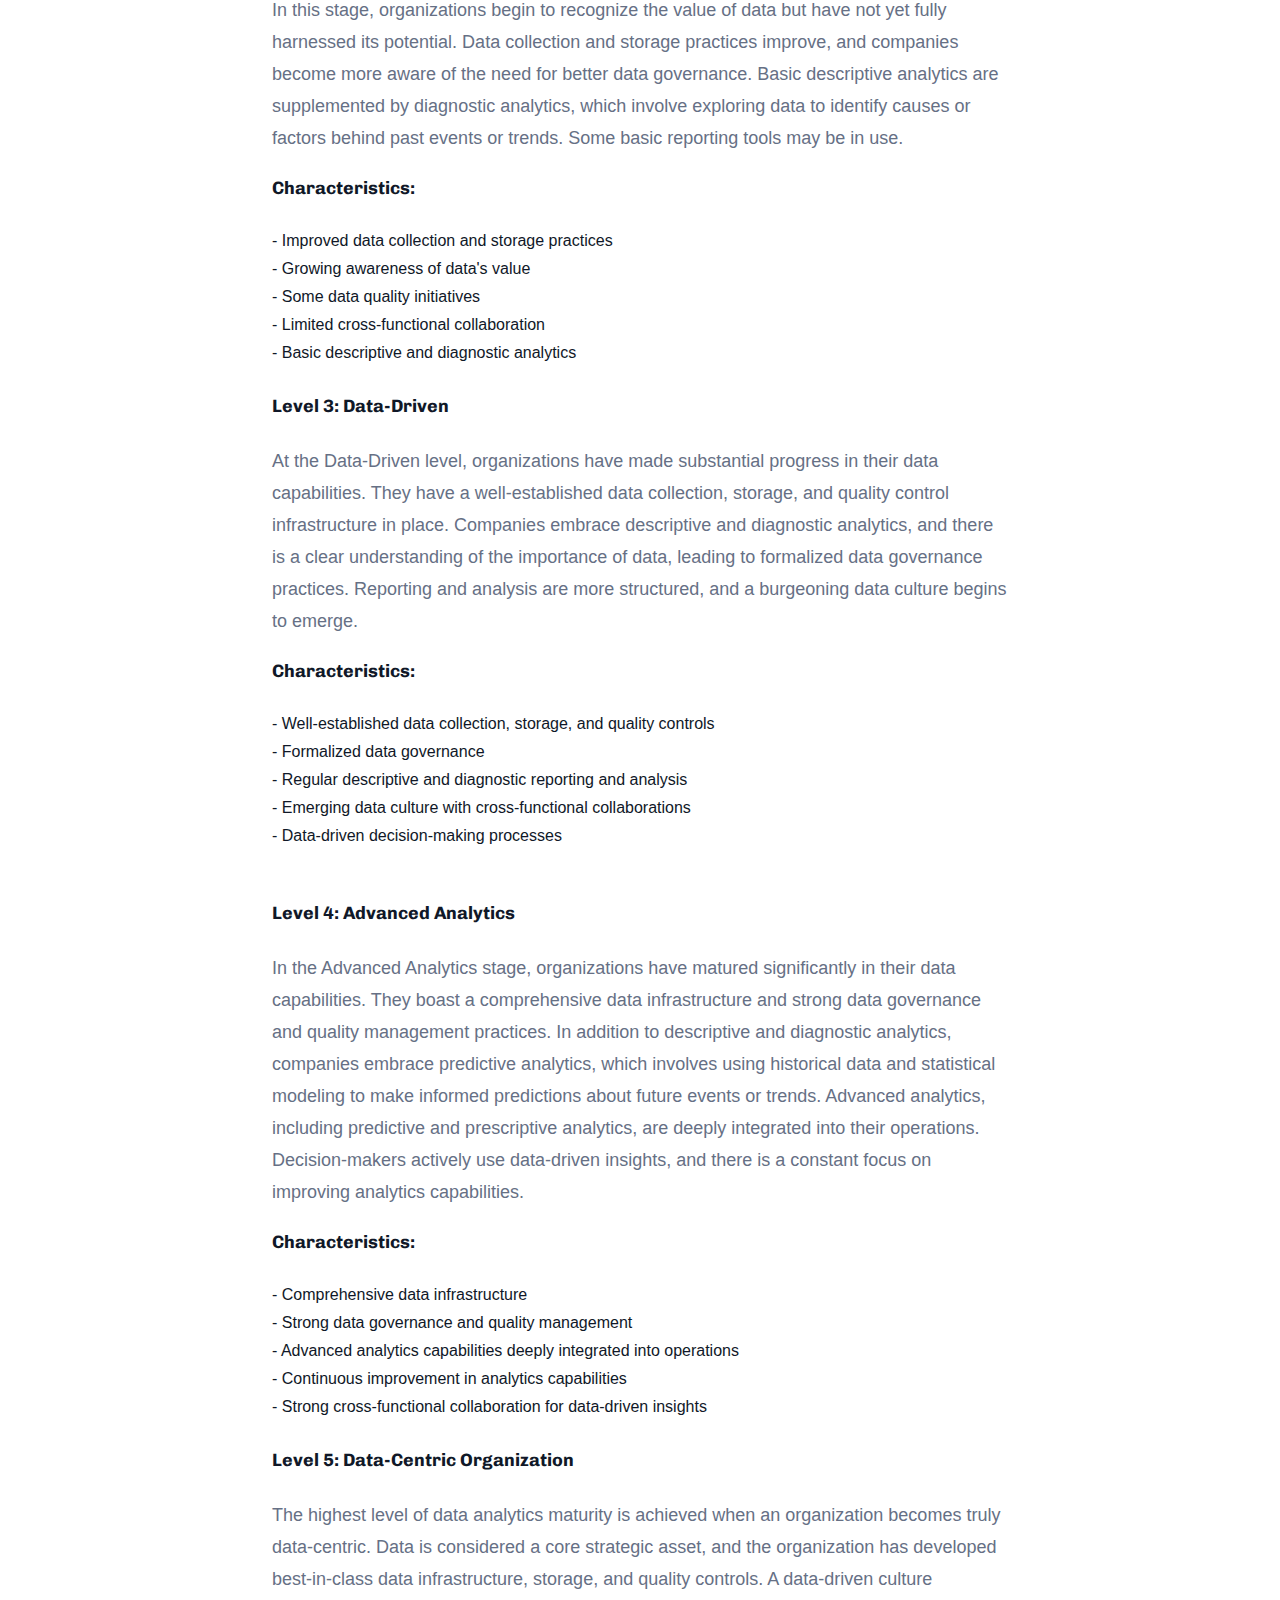
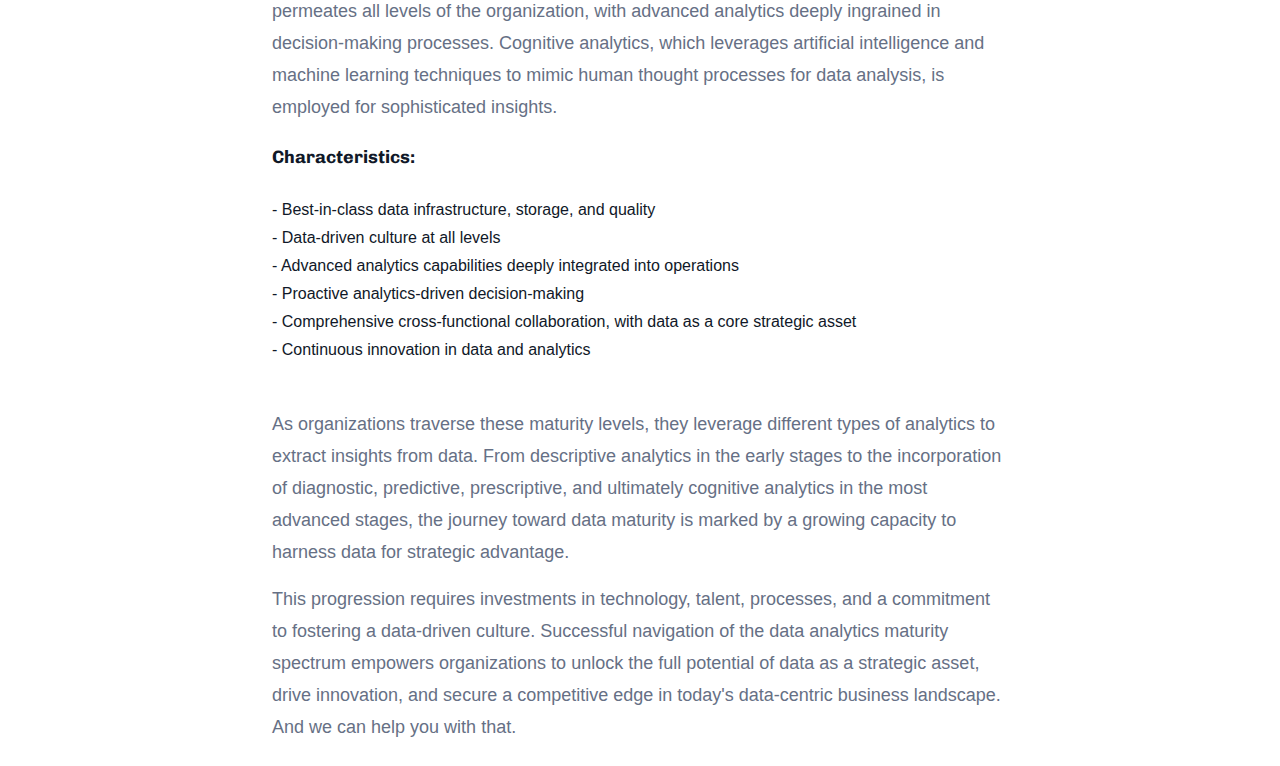
<file: templates/about-us.html>
<!DOCTYPE html>
<html lang="en">
  <head>
    <meta charset="UTF-8" />
    <meta
      name="viewport"
      content="width=device-width, initial-scale=1, maximum-scale=1"
    />
    <meta http-equiv="X-UA-Compatible" content="ie=edge" />
    <meta name="msapplication-TileColor" content="#0E0E0E" />
    <meta name="template-color" content="#0E0E0E" />
    <link rel="manifest" href="manifest.json" crossorigin />
    <meta name="msapplication-config" content="browserconfig.xml" />
    <meta name="description" content="Index page" />
    <meta name="keywords" content="index, page" />
    <meta name="author" content="" />
    <link
      rel="shortcut icon"
      type="image/x-icon"
      href="../static/assets/imgs/template/zipdata-final.png"
    />
    <link
      href="../static/assets/css/style.css"
      rel="stylesheet"
    />
    <title>Advanced Analytics Solutions for CFOs</title>
  </head>
  <body>
    <!-- Preloader Start-->
    <div id="preloader-active">
      <div class="preloader d-flex align-items-center justify-content-center">
        <div class="preloader-inner position-relative">
          <div class="text-center">
            <div class="loader"></div>
          </div>
        </div>
      </div>
    </div>
    <header class="header sticky-bar">
      <div class="container">
        <div class="main-header">
          <div class="header-left">
            <div class="header-logo">
              <a class="d-flex" href="/"
                ><img
                  alt="Agon"
                  src="../static/assets/imgs/template/zipdata-final.png"
              /></a>
            </div>
            <div class="header-nav">
              <nav class="nav-main-menu d-none d-xl-block"></nav>
            </div>
          </div>
        </div>
      </div>
    </header>

    <main class="main">
      <section class="section-box">
        <div
          class="banner-hero banner-head-image"
          style="
            background: url(../static/assets/imgs/page/blog/single/banner2.jpg);
          "
        >
          <div class="container">
            <div class="text-center">
              <span class="tag-1 bg-6 color-green-900">Framework</span>
              <h1 class="text-heading-1 color-white mt-30">
                Navigating the Data Analytics Maturity Spectrum
              </h1>

              <!-- <h2 class="text-heading-2 color-white mt-10">
                Strategies for Advancement
              </h2> -->
            </div>
          </div>
        </div>
      </section>
      <section class="section-box mt-50 mb-50">
        <div class="container">
          <div class="row">
            <div class="col-lg-2"></div>
            <div class="col-lg-8">
              <div class="row">
                <div class="col-lg-6 col-md-7 col-sm-7 col-7">
                  <div class="blog-img-user">
                    <a
                      href="external"
                      target="_blank"
                      rel="noopener noreferrer"
                    >
                      <div class="img-user img-user-round">
                        <img
                          src="../static/assets/imgs/page/blog/2/manish.jpeg"
                          alt="Agon"
                        />
                      </div>

                      <h4 class="text-body-lead color-gray-900">
                        Manish Chaturvedi
                      </h4>
                    </a>
                    <p class="text-body-small color-gray-500">
                      August 25, 2023
                    </p>
                  </div>
                </div>
                <div class="col-lg-6 col-md-5 col-sm-5 col-5 tag-mb text-end">
                  <span class="tag-1 bg-6 color-green-900 mt-40"
                    >5-6 minute read</span
                  >
                </div>
              </div>
            </div>
          </div>
        </div>
      </section>
      <section class="section-box">
        <div class="container">
          <div class="row">
            <div class="col-lg-2"></div>
            <div class="col-lg-8">
              <div class="single-detail mt-20">
                <p class="text-body-text">
                  In an era defined by data, an organization's Data & Analytics
                  maturity serves as a critical gauge of its ability to harness
                  data as a strategic asset. Companies vary widely in their data
                  capabilities, from basic data collection to becoming truly
                  data-centric organizations, and it must be their constant
                  endeavour to evolve to higher levels.
                </p>
                <p>
                  Finance departments have to play a key role in this evolution.
                  Armed with Organization wide data, and financial insights,
                  they are in the best position to become Strategic Partners to
                  different departments and offer actionable intelligence to
                  them. Below, we'll explore five key maturity levels
                  organizations can fall under - a journey of evolution which
                  Zipdata can be an entrusted partner in.
                </p>

                <br />
                <h6 class="text-heading-3">Level 1: Basic Data Collection</h6>
                <p>
                  At this foundational level, organizations focus primarily on
                  basic data collection and storage. Data is often siloed, with
                  minimal awareness of its potential. Descriptive analytics,
                  which involve summarizing historical data to provide insights
                  into past events and trends, are the primary form of analysis.
                  Companies rely on ad-hoc reporting for decision-making.
                </p>
                <h6 class="text-heading-3">Characteristics:</h6>
                <ul class="text-body-text mb-20">
                  <li>- Minimal data quality controls</li>
                  <li>- Lack of a comprehensive data infrastructure</li>
                  <li>- Limited cross-functional collaboration</li>
                  <li>- Basic descriptive analytics and ad-hoc reporting</li>
                  <li>- A lack of strategic alignment with data objectives</li>
                </ul>
                <h6 class="text-heading-3">Level 2: Data Awareness</h6>
                <p>
                  In this stage, organizations begin to recognize the value of
                  data but have not yet fully harnessed its potential. Data
                  collection and storage practices improve, and companies become
                  more aware of the need for better data governance. Basic
                  descriptive analytics are supplemented by diagnostic
                  analytics, which involve exploring data to identify causes or
                  factors behind past events or trends. Some basic reporting
                  tools may be in use.
                </p>
                <h6 class="text-heading-3">Characteristics:</h6>
                <ul class="text-body-text mb-20">
                  <li>- Improved data collection and storage practices</li>
                  <li>- Growing awareness of data's value</li>
                  <li>- Some data quality initiatives</li>
                  <li>- Limited cross-functional collaboration</li>
                  <li>- Basic descriptive and diagnostic analytics</li>
                </ul>
                <h6 class="text-heading-3">Level 3: Data-Driven</h6>
                <p>
                  At the Data-Driven level, organizations have made substantial
                  progress in their data capabilities. They have a
                  well-established data collection, storage, and quality control
                  infrastructure in place. Companies embrace descriptive and
                  diagnostic analytics, and there is a clear understanding of
                  the importance of data, leading to formalized data governance
                  practices. Reporting and analysis are more structured, and a
                  burgeoning data culture begins to emerge.
                </p>
                <h6 class="text-heading-3">Characteristics:</h6>
                <ul class="text-body-text mb-20">
                  <li>
                    - Well-established data collection, storage, and quality
                    controls
                  </li>
                  <li>- Formalized data governance</li>
                  <li>
                    - Regular descriptive and diagnostic reporting and analysis
                  </li>
                  <li>
                    - Emerging data culture with cross-functional collaborations
                  </li>
                  <li>- Data-driven decision-making processes</li>
                </ul>
                <div id="level4"></div>
                <br />
                <h6 class="text-heading-3">Level 4: Advanced Analytics</h6>
                <p>
                  In the Advanced Analytics stage, organizations have matured
                  significantly in their data capabilities. They boast a
                  comprehensive data infrastructure and strong data governance
                  and quality management practices. In addition to descriptive
                  and diagnostic analytics, companies embrace predictive
                  analytics, which involves using historical data and
                  statistical modeling to make informed predictions about future
                  events or trends. Advanced analytics, including predictive and
                  prescriptive analytics, are deeply integrated into their
                  operations. Decision-makers actively use data-driven insights,
                  and there is a constant focus on improving analytics
                  capabilities.
                </p>
                <h6 class="text-heading-3">Characteristics:</h6>
                <ul class="text-body-text mb-20">
                  <li>- Comprehensive data infrastructure</li>
                  <li>- Strong data governance and quality management</li>
                  <li>
                    - Advanced analytics capabilities deeply integrated into
                    operations
                  </li>
                  <li>- Continuous improvement in analytics capabilities</li>
                  <li>
                    - Strong cross-functional collaboration for data-driven
                    insights
                  </li>
                </ul>
                <h6 class="text-heading-3">
                  Level 5: Data-Centric Organization
                </h6>
                <p>
                  The highest level of data analytics maturity is achieved when
                  an organization becomes truly data-centric. Data is considered
                  a core strategic asset, and the organization has developed
                  best-in-class data infrastructure, storage, and quality
                  controls. A data-driven culture permeates all levels of the
                  organization, with advanced analytics deeply ingrained in
                  decision-making processes. Cognitive analytics, which
                  leverages artificial intelligence and machine learning
                  techniques to mimic human thought processes for data analysis,
                  is employed for sophisticated insights.
                </p>
                <h6 class="text-heading-3">Characteristics:</h6>
                <ul class="text-body-text mb-20">
                  <li>
                    - Best-in-class data infrastructure, storage, and quality
                  </li>
                  <li>- Data-driven culture at all levels</li>
                  <li>
                    - Advanced analytics capabilities deeply integrated into
                    operations
                  </li>
                  <li>- Proactive analytics-driven decision-making</li>
                  <li>
                    - Comprehensive cross-functional collaboration, with data as
                    a core strategic asset
                  </li>
                  <li>- Continuous innovation in data and analytics</li>
                </ul>
                <br />
                <p>
                  As organizations traverse these maturity levels, they leverage
                  different types of analytics to extract insights from data.
                  From descriptive analytics in the early stages to the
                  incorporation of diagnostic, predictive, prescriptive, and
                  ultimately cognitive analytics in the most advanced stages,
                  the journey toward data maturity is marked by a growing
                  capacity to harness data for strategic advantage.
                </p>
                <p>
                  This progression requires investments in technology, talent,
                  processes, and a commitment to fostering a data-driven
                  culture. Successful navigation of the data analytics maturity
                  spectrum empowers organizations to unlock the full potential
                  of data as a strategic asset, drive innovation, and secure a
                  competitive edge in today's data-centric business landscape.
                  And we can help you with that.
                </p>
              </div>
            </div>
          </div>
        </div>
      </section>
    </main>
    <!-- Footer-->

    <script src="../static/assets/js/vendors/modernizr-3.6.0.min.js"></script>
    <script src="../static/assets/js/vendors/jquery-3.6.0.min.js"></script>
    <script src="../static/assets/js/vendors/jquery-migrate-3.3.0.min.js"></script>
    <script src="../static/assets/js/vendors/bootstrap.bundle.min.js"></script>
    <script src="../static/assets/js/vendors/waypoints.js"></script>
    <script src="../static/assets/js/vendors/wow.js"></script>
    <script src="../static/assets/js/vendors/magnific-popup.js"></script>
    <script src="../static/assets/js/vendors/perfect-scrollbar.min.js"></script>
    <script src="../static/assets/js/vendors/select2.min.js"></script>
    <script src="../static/assets/js/vendors/isotope.js"></script>
    <script src="../static/assets/js/vendors/scrollup.js"></script>
    <script src="../static/assets/js/vendors/counterup.js"></script>
    <script src="../static/assets/js/vendors/slick.js"></script>
    <script src="../static/assets/js/vendors/jquery.elevatezoom.js"></script>
    <script src="../static/assets/js/vendors/swiper-bundle.min.js"></script>
    <script src="../static/assets/js/vendors/noUISlider.js"></script>
    <script src="../static/assets/js/vendors/slider.js"></script>
    <script src="../static/assets/js/main.js?v=1.0"></script>
  </body>
</html>
</file>
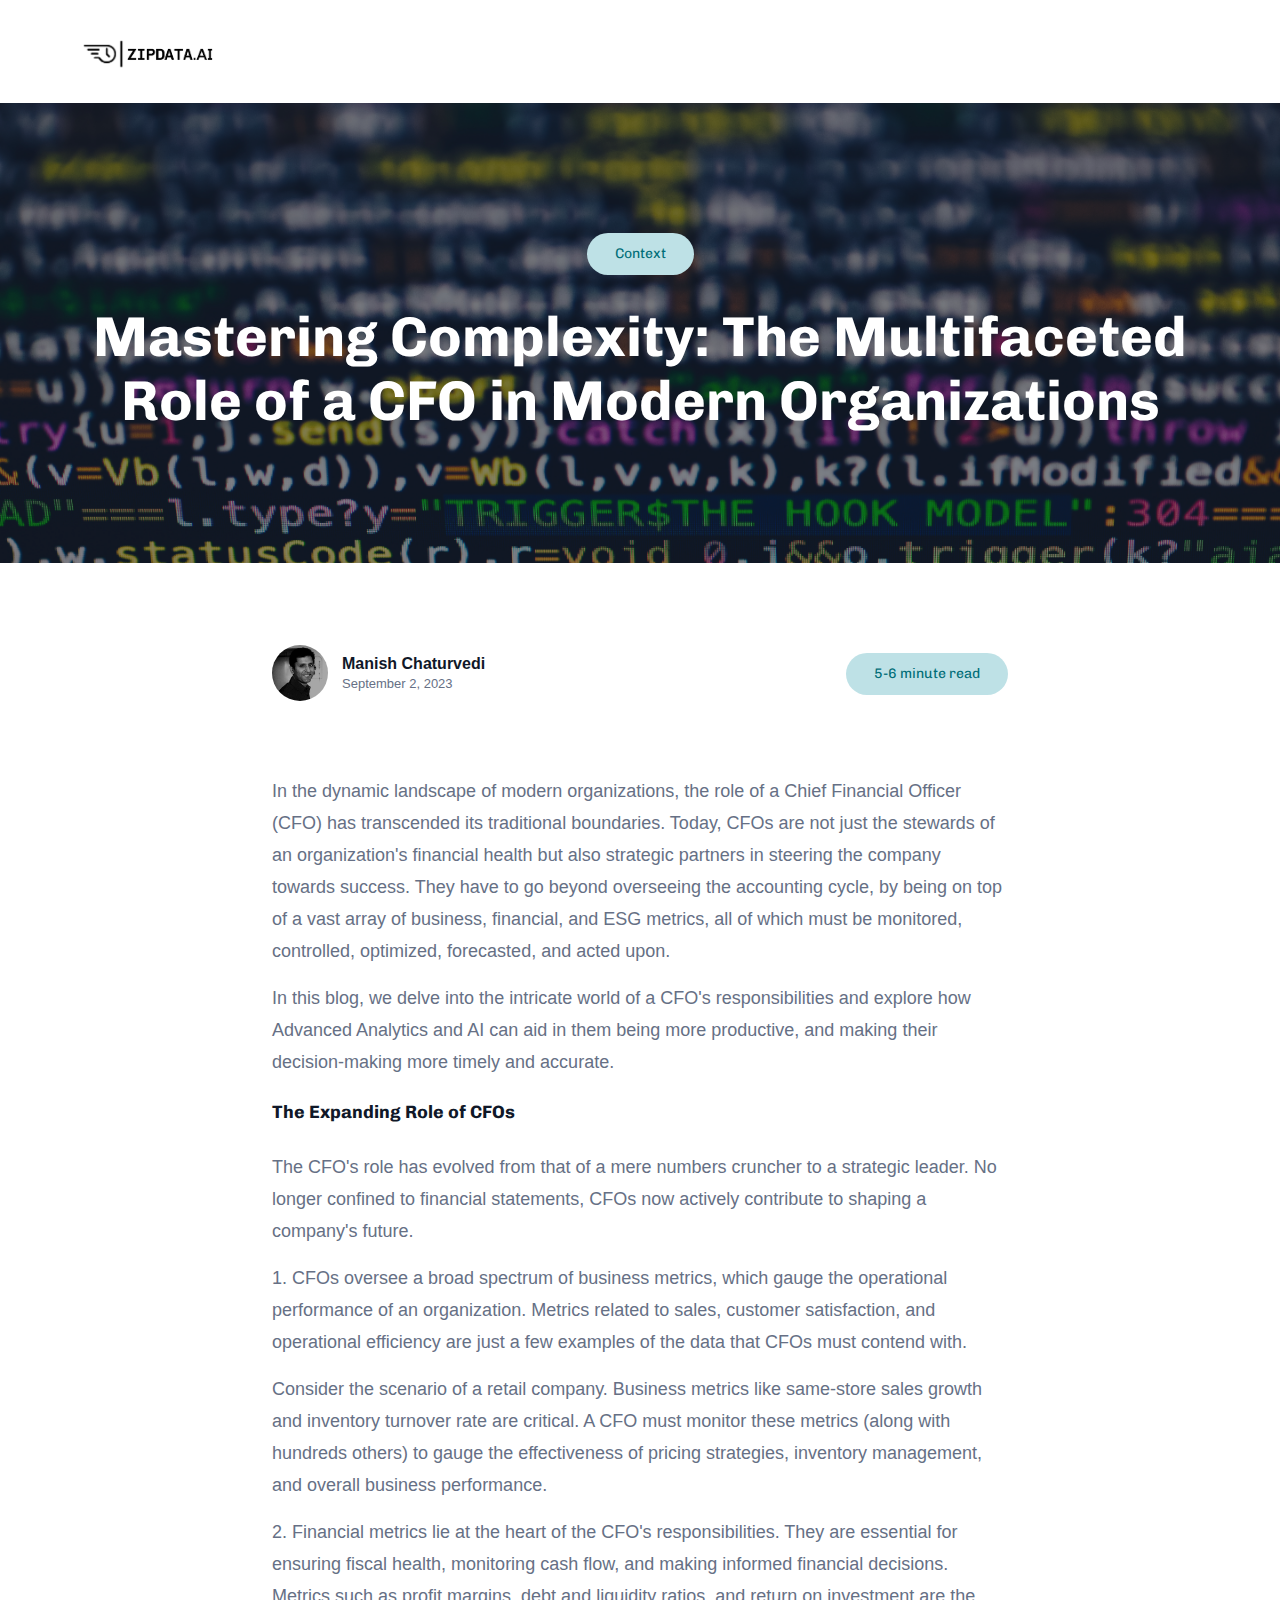
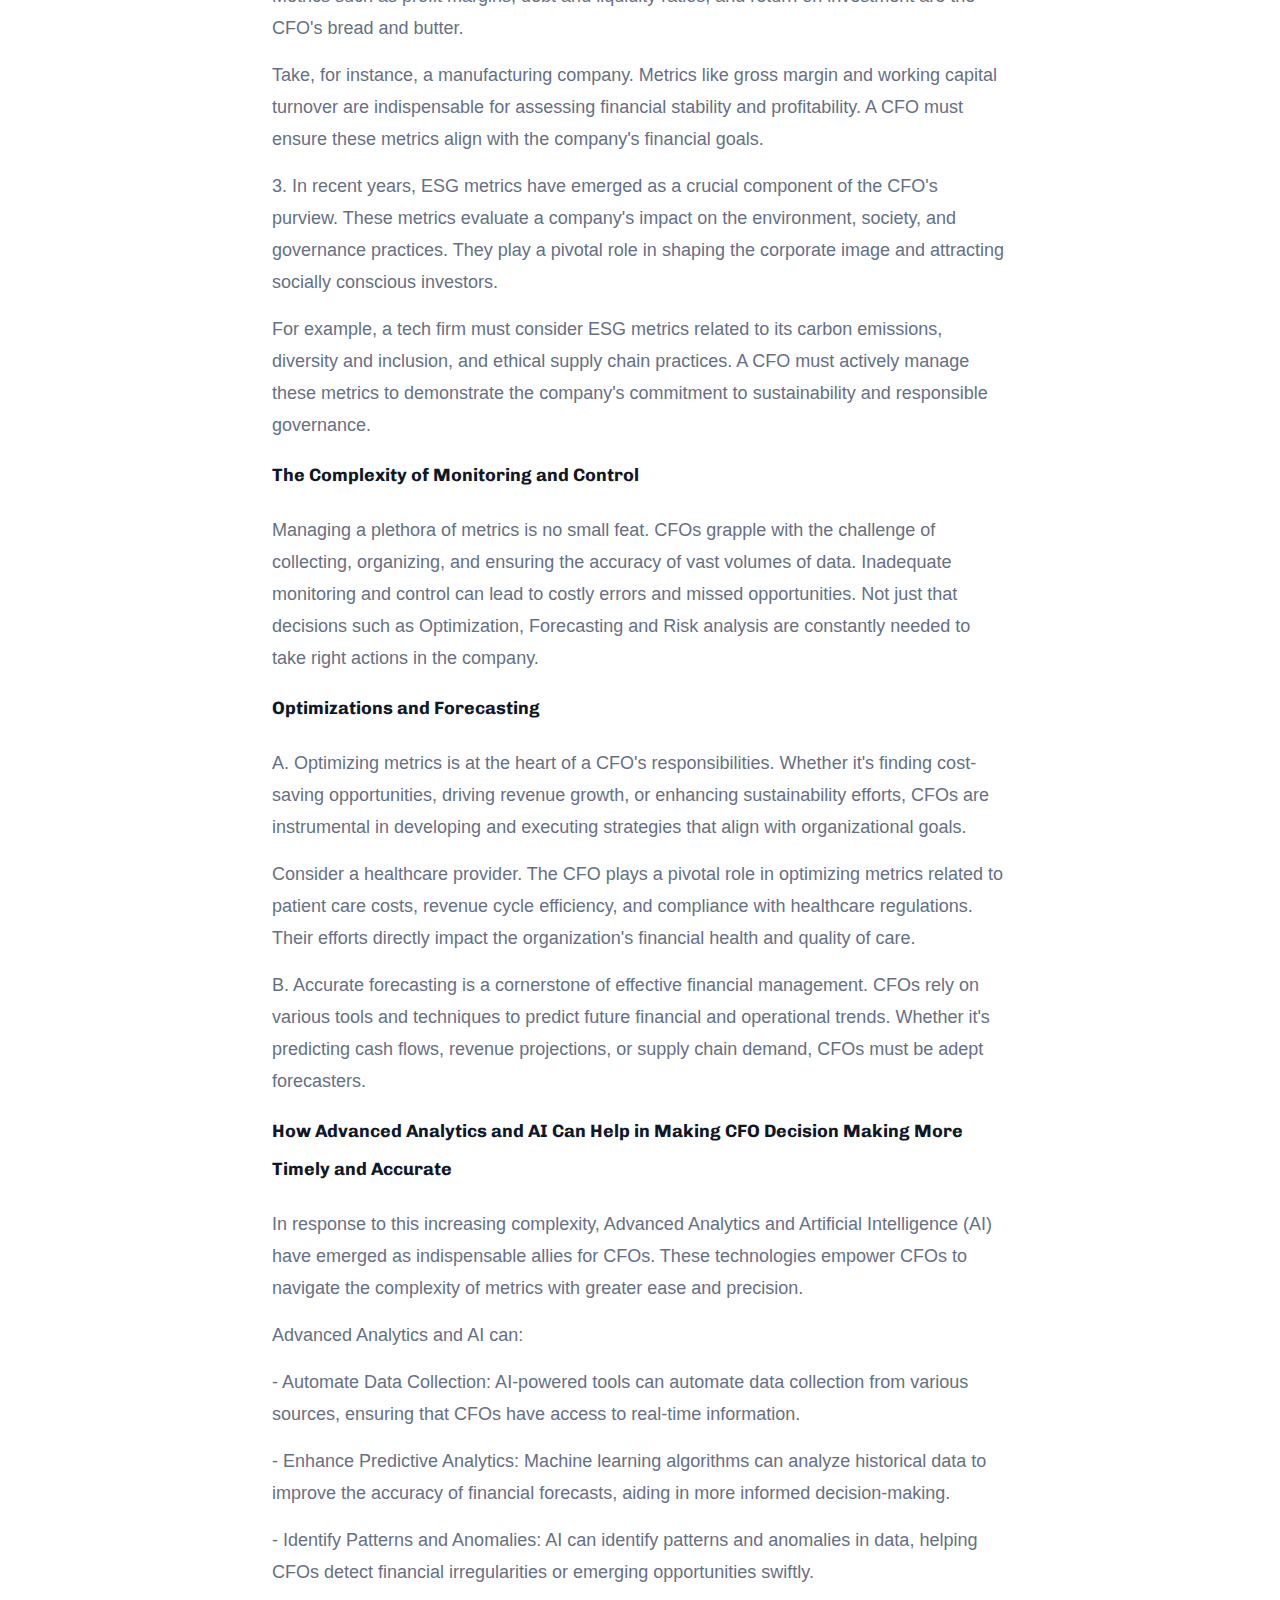
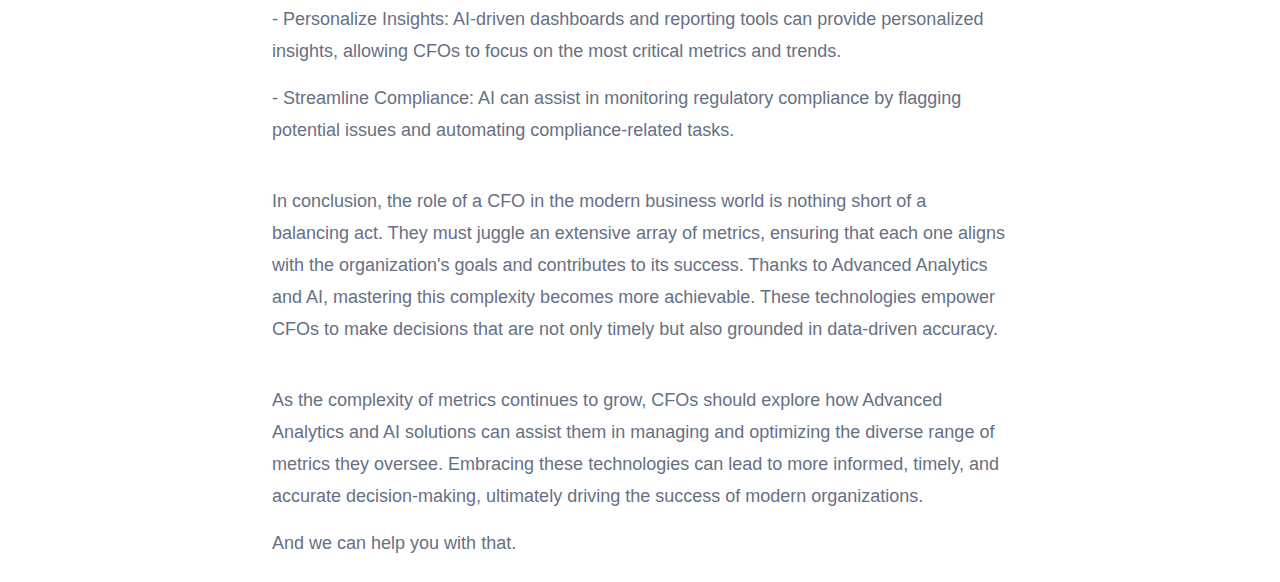
<file: templates/concept-blog.html>
<!DOCTYPE html>
<html lang="en">
  <head>
    <meta charset="UTF-8" />
    <meta
      name="viewport"
      content="width=device-width, initial-scale=1, maximum-scale=1"
    />
    <meta http-equiv="X-UA-Compatible" content="ie=edge" />
    <meta name="msapplication-TileColor" content="#0E0E0E" />
    <meta name="template-color" content="#0E0E0E" />
    <link rel="manifest" href="manifest.json" crossorigin />
    <meta name="msapplication-config" content="browserconfig.xml" />
    <meta name="description" content="Index page" />
    <meta name="keywords" content="index, page" />
    <meta name="author" content="" />
    <link
      rel="shortcut icon"
      type="image/x-icon"
      href="../static/assets/imgs/template/zipdata-final.png"
    />
    <link
      href="../static/assets/css/style.css"
      rel="stylesheet"
    />
    <title>Advanced Analytics Solutions for CFOs</title>
  </head>
  <body>
    <!-- Preloader Start-->
    <div id="preloader-active">
      <div class="preloader d-flex align-items-center justify-content-center">
        <div class="preloader-inner position-relative">
          <div class="text-center">
            <div class="loader"></div>
          </div>
        </div>
      </div>
    </div>
    <header class="header sticky-bar">
      <div class="container">
        <div class="main-header">
          <div class="header-left">
            <div class="header-logo">
              <a class="d-flex" href="/"
                ><img
                  alt="Agon"
                  src="../static/assets/imgs/template/zipdata-final.png"
              /></a>
            </div>
            <div class="header-nav">
              <nav class="nav-main-menu d-none d-xl-block"></nav>
            </div>
          </div>
        </div>
      </div>
    </header>

    <main class="main">
      <section class="section-box">
        <div
          class="banner-hero banner-head-image"
          style="
            background: url(../static/assets/imgs/page/blog/single/analytics.jpg);
          "
        >
          <div class="container">
            <div class="text-center">
              <span class="tag-1 bg-6 color-green-900">Context</span>
              <h1 class="text-heading-1 color-white mt-30">
                Mastering Complexity: The Multifaceted Role of a CFO in Modern
                Organizations
              </h1>

              <!-- <h2 class="text-heading-2 color-white mt-10">
                Strategies for Advancement
              </h2> -->
            </div>
          </div>
        </div>
      </section>
      <section class="section-box mt-50 mb-50">
        <div class="container">
          <div class="row">
            <div class="col-lg-2"></div>
            <div class="col-lg-8">
              <div class="row">
                <div class="col-lg-6 col-md-7 col-sm-7 col-7">
                  <div class="blog-img-user">
                    <a
                      href="external"
                      target="_blank"
                      rel="noopener noreferrer"
                    >
                      <div class="img-user img-user-round">
                        <img
                          src="../static/assets/imgs/page/blog/2/manish.jpeg"
                          alt="Agon"
                        />
                      </div>

                      <h4 class="text-body-lead color-gray-900">
                        Manish Chaturvedi
                      </h4>
                    </a>
                    <p class="text-body-small color-gray-500">
                      September 2, 2023
                    </p>
                  </div>
                </div>
                <div class="col-lg-6 col-md-5 col-sm-5 col-5 tag-mb text-end">
                  <span class="tag-1 bg-6 color-green-900 mt-40"
                    >5-6 minute read</span
                  >
                </div>
              </div>
            </div>
          </div>
        </div>
      </section>
      <section class="section-box">
        <div class="container">
          <div class="row">
            <div class="col-lg-2"></div>
            <div class="col-lg-8">
              <div class="single-detail mt-20">
                <p class="text-body-text">
                  In the dynamic landscape of modern organizations, the role of
                  a Chief Financial Officer (CFO) has transcended its
                  traditional boundaries. Today, CFOs are not just the stewards
                  of an organization's financial health but also strategic
                  partners in steering the company towards success. They have to
                  go beyond overseeing the accounting cycle, by being on top of
                  a vast array of business, financial, and ESG metrics, all of
                  which must be monitored, controlled, optimized, forecasted,
                  and acted upon.
                </p>
                <p>
                  In this blog, we delve into the intricate world of a CFO's
                  responsibilities and explore how Advanced Analytics and AI can
                  aid in them being more productive, and making their
                  decision-making more timely and accurate.
                </p>
                <h6 class="text-heading-3">The Expanding Role of CFOs</h6>
                <p>
                  The CFO's role has evolved from that of a mere numbers
                  cruncher to a strategic leader. No longer confined to
                  financial statements, CFOs now actively contribute to shaping
                  a company's future.
                </p>

                <p>
                  1. CFOs oversee a broad spectrum of business metrics, which
                  gauge the operational performance of an organization. Metrics
                  related to sales, customer satisfaction, and operational
                  efficiency are just a few examples of the data that CFOs must
                  contend with.
                </p>
                <p>
                  Consider the scenario of a retail company. Business metrics
                  like same-store sales growth and inventory turnover rate are
                  critical. A CFO must monitor these metrics (along with
                  hundreds others) to gauge the effectiveness of pricing
                  strategies, inventory management, and overall business
                  performance.
                </p>

                <p>
                  2. Financial metrics lie at the heart of the CFO's
                  responsibilities. They are essential for ensuring fiscal
                  health, monitoring cash flow, and making informed financial
                  decisions. Metrics such as profit margins, debt and liquidity
                  ratios, and return on investment are the CFO's bread and
                  butter.
                </p>

                <p>
                  Take, for instance, a manufacturing company. Metrics like
                  gross margin and working capital turnover are indispensable
                  for assessing financial stability and profitability. A CFO
                  must ensure these metrics align with the company's financial
                  goals.
                </p>
                <p>
                  3. In recent years, ESG metrics have emerged as a crucial
                  component of the CFO's purview. These metrics evaluate a
                  company's impact on the environment, society, and governance
                  practices. They play a pivotal role in shaping the corporate
                  image and attracting socially conscious investors.
                </p>
                <p>
                  For example, a tech firm must consider ESG metrics related to
                  its carbon emissions, diversity and inclusion, and ethical
                  supply chain practices. A CFO must actively manage these
                  metrics to demonstrate the company's commitment to
                  sustainability and responsible governance.
                </p>
                <h6 class="text-heading-3">
                  The Complexity of Monitoring and Control
                </h6>

                <p>
                  Managing a plethora of metrics is no small feat. CFOs grapple
                  with the challenge of collecting, organizing, and ensuring the
                  accuracy of vast volumes of data. Inadequate monitoring and
                  control can lead to costly errors and missed opportunities.
                  Not just that decisions such as Optimization, Forecasting and
                  Risk analysis are constantly needed to take right actions in
                  the company.
                </p>
                <h6 class="text-heading-3">Optimizations and Forecasting</h6>
                <p>
                  A. Optimizing metrics is at the heart of a CFO's
                  responsibilities. Whether it's finding cost-saving
                  opportunities, driving revenue growth, or enhancing
                  sustainability efforts, CFOs are instrumental in developing
                  and executing strategies that align with organizational goals.
                </p>
                <p>
                  Consider a healthcare provider. The CFO plays a pivotal role
                  in optimizing metrics related to patient care costs, revenue
                  cycle efficiency, and compliance with healthcare regulations.
                  Their efforts directly impact the organization's financial
                  health and quality of care.
                </p>
                <p>
                  B. Accurate forecasting is a cornerstone of effective
                  financial management. CFOs rely on various tools and
                  techniques to predict future financial and operational trends.
                  Whether it's predicting cash flows, revenue projections, or
                  supply chain demand, CFOs must be adept forecasters.
                </p>

                <h6 class="text-heading-3">
                  How Advanced Analytics and AI Can Help in Making CFO Decision
                  Making More Timely and Accurate
                </h6>
                <p>
                  In response to this increasing complexity, Advanced Analytics
                  and Artificial Intelligence (AI) have emerged as indispensable
                  allies for CFOs. These technologies empower CFOs to navigate
                  the complexity of metrics with greater ease and precision.
                </p>
                <p>Advanced Analytics and AI can:</p>

                <p class="text-body-excerpt">
                  - Automate Data Collection: AI-powered tools can automate data
                  collection from various sources, ensuring that CFOs have
                  access to real-time information.
                </p>
                <p>
                  - Enhance Predictive Analytics: Machine learning algorithms
                  can analyze historical data to improve the accuracy of
                  financial forecasts, aiding in more informed decision-making.
                </p>
                <p>
                  - Identify Patterns and Anomalies: AI can identify patterns
                  and anomalies in data, helping CFOs detect financial
                  irregularities or emerging opportunities swiftly.
                </p>
                <p>
                  - Personalize Insights: AI-driven dashboards and reporting
                  tools can provide personalized insights, allowing CFOs to
                  focus on the most critical metrics and trends.
                </p>
                <p>
                  - Streamline Compliance: AI can assist in monitoring
                  regulatory compliance by flagging potential issues and
                  automating compliance-related tasks.
                </p>

                <br />
                <p>
                  In conclusion, the role of a CFO in the modern business world
                  is nothing short of a balancing act. They must juggle an
                  extensive array of metrics, ensuring that each one aligns with
                  the organization's goals and contributes to its success.
                  Thanks to Advanced Analytics and AI, mastering this complexity
                  becomes more achievable. These technologies empower CFOs to
                  make decisions that are not only timely but also grounded in
                  data-driven accuracy.
                </p>

                <br />
                <p>
                  As the complexity of metrics continues to grow, CFOs should
                  explore how Advanced Analytics and AI solutions can assist
                  them in managing and optimizing the diverse range of metrics
                  they oversee. Embracing these technologies can lead to more
                  informed, timely, and accurate decision-making, ultimately
                  driving the success of modern organizations.
                </p>
                <p>And we can help you with that.</p>
              </div>
            </div>
          </div>
        </div>
      </section>
    </main>
    <!-- Footer-->

    <script src="../static/assets/js/vendors/modernizr-3.6.0.min.js"></script>
    <script src="../static/assets/js/vendors/jquery-3.6.0.min.js"></script>
    <script src="../static/assets/js/vendors/jquery-migrate-3.3.0.min.js"></script>
    <script src="../static/assets/js/vendors/bootstrap.bundle.min.js"></script>
    <script src="../static/assets/js/vendors/waypoints.js"></script>
    <script src="../static/assets/js/vendors/wow.js"></script>
    <script src="../static/assets/js/vendors/magnific-popup.js"></script>
    <script src="../static/assets/js/vendors/perfect-scrollbar.min.js"></script>
    <script src="../static/assets/js/vendors/select2.min.js"></script>
    <script src="../static/assets/js/vendors/isotope.js"></script>
    <script src="../static/assets/js/vendors/scrollup.js"></script>
    <script src="../static/assets/js/vendors/counterup.js"></script>
    <script src="../static/assets/js/vendors/slick.js"></script>
    <script src="../static/assets/js/vendors/jquery.elevatezoom.js"></script>
    <script src="../static/assets/js/vendors/swiper-bundle.min.js"></script>
    <script src="../static/assets/js/vendors/noUISlider.js"></script>
    <script src="../static/assets/js/vendors/slider.js"></script>
    <script src="../static/assets/js/main.js?v=1.0"></script>
  </body>
</html>
</file>
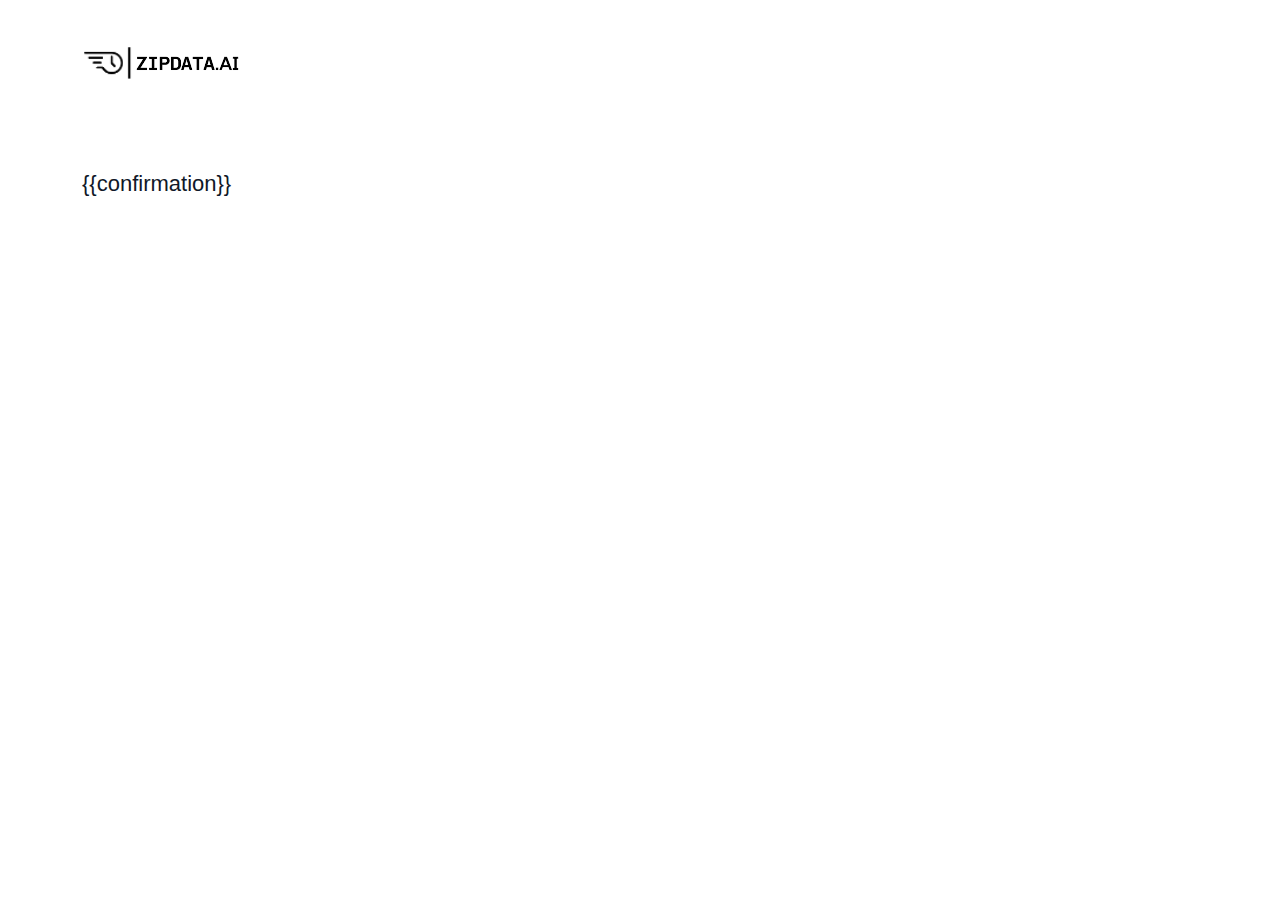
<file: templates/submit.html>
<!DOCTYPE html>
<html lang="en">
  <head>
    <meta charset="UTF-8" />
    <meta
      name="viewport"
      content="width=device-width, initial-scale=1, maximum-scale=1"
    />
    <meta http-equiv="X-UA-Compatible" content="ie=edge" />
    <meta name="msapplication-TileColor" content="#0E0E0E" />
    <meta name="template-color" content="#0E0E0E" />

    <!-- <link rel="manifest" href="manifest.json" crossorigin /> -->
    <!-- <meta name="msapplication-config" content="browserconfig.xml" />
    <meta name="description" content="Index page" />
    <meta name="keywords" content="index, page" />
    <meta name="author" content="" /> -->
    <link
      href="../static/assets/css/style.css"
      rel="stylesheet"
    />
    <link
      rel="shortcut icon"
      type="image/x-icon"
      href="../static/assets/imgs/"
    />

    <title>Analytics Solutions for CFOs</title>
  </head>
  <body>
    <!-- Preloader Start-->
    <div id="preloader-active">
      <div class="preloader d-flex align-items-center justify-content-center">
        <div class="preloader-inner position-relative">
          <div class="text-center">
            <div class="loader"></div>
          </div>
        </div>
      </div>
    </div>
    <header class="header sticky-bar">
      <div class="container">
        <div class="main-header">
          <div class="header-left">
            <div class="header-logo">
              <a class="d-flex" href="/"
                ><img
                  alt="Agon"
                  src="../static/assets/imgs/template/zipdata-final.png"
              /></a>
            </div>
            <!-- <div class="header-nav">
              <nav class="nav-main-menu d-none d-xl-block">
                <div class="burger-icon burger-icon-white">
                  <span class="burger-icon-top"></span>
                  <span class="burger-icon-mid"></span>
                  <span class="burger-icon-bottom"></span>
                </div>
              </nav>
            </div> -->
          </div>
        </div>
      </div>
    </header>

    <main class="main">
      <section class="section-box mt-50 mb-50">
        <div class="container">
          <h5>{{confirmation}}</h5>
        </div>
      </section>
    </main>
    <!-- Footer-->

    <script src="../static/assets/js/vendors/modernizr-3.6.0.min.js"></script>
    <script src="../static/assets/js/vendors/jquery-3.6.0.min.js"></script>
    <script src="../static/assets/js/vendors/jquery-migrate-3.3.0.min.js"></script>
    <script src="../static/assets/js/vendors/bootstrap.bundle.min.js"></script>
    <script src="../static/assets/js/vendors/waypoints.js"></script>
    <script src="../static/assets/js/vendors/wow.js"></script>
    <script src="../static/assets/js/vendors/magnific-popup.js"></script>
    <script src="../static/assets/js/vendors/perfect-scrollbar.min.js"></script>
    <script src="../static/assets/js/vendors/select2.min.js"></script>
    <script src="../static/assets/js/vendors/isotope.js"></script>
    <script src="../static/assets/js/vendors/scrollup.js"></script>
    <script src="../static/assets/js/vendors/counterup.js"></script>
    <script src="../static/assets/js/vendors/slick.js"></script>
    <script src="../static/assets/js/vendors/jquery.elevatezoom.js"></script>
    <script src="../static/assets/js/vendors/swiper-bundle.min.js"></script>
    <script src="../static/assets/js/vendors/noUISlider.js"></script>
    <script src="../static/assets/js/vendors/slider.js"></script>
    <script src="../static/assets/js/main.js?v=1.0"></script>
  </body>
</html>
</file>
<file: static/assets/css/style.css>
/***
 Template Name: Agon
 Description: Multipurpose Agency HTML template
 License: GNU General Public License v2 or later
 License URI: http://www.gnu.org/licenses/gpl-2.0.html
==============================
TABLE CONTENT
 Import Google Fonts
 Include Third Party CSS Library
 GENERAL
 HEADER
 Offcanvas Sidebar
 Search form
 Main header
 Mega menu
 Header layouts
 Page layouts
 Pagination
 Breadcrumb
 CATEGORY PAGES
 SINGLE POST
 Author box
 comment
 Post share social
 WP STYPE
 Custom amine
***/
@import url(https://fonts.bunny.net/css?family=chivo:400,700|noto-sans:400,700);
@import url(/static/assets/css/vendors/normalize.css);
@import url(../css/vendors/bootstrap.min.css);
@import url(../css/vendors/uicons-regular-rounded.css);
@import url(../css/vendors/swiper-bundle.min.css);
@import url(../css/vendors/magnific-popup.css);
@import url(../css/vendors/select2.min.css);
@import url(../css/vendors/perfect-scrollbar.css);
@import url(../css/vendors/animate.min.css);
@import url(../css/vendors/slick.css);
@font-face {
  font-family: 'uicons-regular-rounded';
  src: url('../fonts/uicons/uicons-regular-rounded.eot#iefix')
      format('embedded-opentype'),
    url('../fonts/uicons/uicons-regular-rounded.woff2') format('woff2'),
    url('../fonts/uicons/uicons-regular-rounded.woff') format('woff');
}
/*import vendors*/ /*RESET*/
html,
body,
div,
span,
applet,
object,
iframe,
h1,
h2,
h3,
h4,
h5,
h6,
p,
blockquote,
pre,
a,
abbr,
acronym,
address,
big,
cite,
code,
del,
dfn,
em,
img,
ins,
kbd,
q,
s,
samp,
small,
strike,
strong,
sub,
sup,
tt,
var,
b,
u,
i,
center,
dl,
dt,
dd,
ol,
ul,
li,
fieldset,
form,
label,
legend,
table,
caption,
tbody,
tfoot,
thead,
tr,
th,
td,
article,
aside,
canvas,
details,
embed,
figure,
figcaption,
footer,
header,
hgroup,
menu,
nav,
output,
ruby,
section,
summary,
time,
mark,
audio,
video {
  margin: 0;
  padding: 0;
  border: 0;
  font-size: 100%;
  font: inherit;
  vertical-align: baseline;
}

.hieu-test {
  display: none;
}

main {
  display: block;
  clear: both;
}

thead {
  font-weight: 600;
}

article,
aside,
details,
figcaption,
figure,
footer,
header,
hgroup,
menu,
nav,
section {
  display: block;
}

body {
  line-height: 1;
}

ol,
ul {
  list-style: none;
}

blockquote,
q {
  quotes: none;
}

blockquote:before,
blockquote:after,
q:before,
q:after {
  content: '';
  content: none;
}

table {
  border-collapse: collapse;
  border-spacing: 0;
}

img {
  max-width: 100%;
}

input,
select,
button,
textarea {
  font-family: 'Chivo', sans-serif;
  font-size: 14px;
}

*:focus,
select:focus,
.custom-select:focus,
button:focus,
textarea:focus,
textarea.form-control:focus,
input.form-control:focus,
input[type='text']:focus,
input[type='password']:focus,
input[type='email']:focus,
input[type='number']:focus,
[type='text'].form-control:focus,
[type='password'].form-control:focus,
[type='email'].form-control:focus,
[type='tel'].form-control:focus,
[contenteditable].form-control:focus {
  outline: none !important;
  box-shadow: none !important;
}

input:focus::-moz-placeholder {
  opacity: 0;
  -moz-transition: 0.4s;
  transition: 0.4s;
}

li.hr span {
  width: 100%;
  height: 1px;
  background-color: #e4e4e4;
  margin: 20px 0;
  display: block;
}

/*--- Common Classes---------------------*/
::-moz-selection {
  background: #006d77; /* WebKit/Blink Browsers */
  color: #fff;
}
::selection {
  background: #006d77; /* WebKit/Blink Browsers */
  color: #fff;
}

::-moz-selection {
  background: #006d77; /* Gecko Browsers */
  color: #fff;
}

::-moz-placeholder {
  color: #667085;
  opacity: 1;
}

::placeholder {
  color: #667085;
  opacity: 1;
}

:-ms-input-placeholder,
::-webkit-input-placeholder {
  color: #667085;
  opacity: 1;
}

.fix {
  overflow: hidden;
}

.hidden {
  display: none;
}

.clear {
  clear: both;
}

.section {
  float: left;
  width: 100%;
}

.f-right {
  float: right;
}

.capitalize {
  text-transform: capitalize;
}

.uppercase {
  text-transform: uppercase;
}

.bg-img {
  background-position: center center;
  background-size: cover;
}

.position-relative {
  position: relative;
}

.height-100vh {
  height: 100vh !important;
}

*:focus,
select:focus,
.custom-select:focus,
button:focus,
textarea:focus,
textarea.form-control:focus,
input.form-control:focus,
input[type='text']:focus,
input[type='password']:focus,
input[type='email']:focus,
input[type='number']:focus,
[type='text'].form-control:focus,
[type='password'].form-control:focus,
[type='email'].form-control:focus,
[type='tel'].form-control:focus,
[contenteditable].form-control:focus {
  outline: none !important;
  box-shadow: none;
}

.border-radius {
  border-radius: 4px;
}

.border-radius-5 {
  border-radius: 5px;
}

.border-radius-10 {
  border-radius: 10px;
}

.border-radius-15 {
  border-radius: 15px;
}

.border-radius-20 {
  border-radius: 20px;
}

.hover-up {
  transition: all 0.25s cubic-bezier(0.02, 0.01, 0.47, 1);
}
.hover-up:hover {
  transform: translateY(-3px);
  transition: all 0.25s cubic-bezier(0.02, 0.01, 0.47, 1);
}

body {
  background: #ffffff;
  background-size: contain;
}

a {
  text-decoration: none;
}

*:hover {
  transition-duration: 0.2s;
}

.img-responsive {
  max-width: 100%;
}

.text-body-lead {
  font-family: 'Noto Sans', sans-serif;
  font-weight: bold;
  font-size: 16px;
  line-height: 24px;
}

.text-body-excerpt {
  font-family: 'Noto Sans', sans-serif;
  font-weight: 400;
  font-size: 18px;
  line-height: 26px;
}

.text-body-text {
  font-family: 'Noto Sans', sans-serif;
  font-weight: 400 !important;
  font-size: 16px;
  line-height: 28px;
}

.text-body-quote {
  font-family: 'Noto Sans', sans-serif;
  font-weight: 600;
  font-size: 20px;
  line-height: 28px;
}

.text-body-normal {
  font-family: 'Noto Sans', sans-serif;
  font-weight: 400;
  font-size: 20px;
  line-height: 28px;
}

.text-body-capitalized {
  font-family: 'Noto Sans', sans-serif;
  font-weight: 400;
  font-size: 14px;
  line-height: 19px;
  letter-spacing: 2px;
}

.text-body-small {
  font-family: 'Noto Sans', sans-serif;
  font-weight: 500;
  font-size: 13px;
  line-height: 16px;
}

.text-body-tiny {
  font-family: 'Noto Sans', sans-serif;
  font-weight: 600;
  font-size: 10px;
  line-height: 14px;
}

.text-body-lead-large {
  font-family: 'Chivo', sans-serif;
  font-weight: 400;
  font-size: 24px;
  line-height: 32px;
}

.text-body-text-md {
  font-family: 'Chivo', sans-serif;
  font-weight: 400;
  font-size: 14px;
  line-height: 19px;
}

.tablet-display-2 {
  font-family: 'Chivo', sans-serif;
  font-weight: bold;
  font-size: 72px;
  line-height: 82px;
  letter-spacing: -0.5%;
}

.text-display-1 {
  font-family: 'Chivo', sans-serif;
  font-weight: 900;
  font-size: 96px;
  line-height: 132px;
  letter-spacing: -1%;
}

.text-display-2 {
  font-family: 'Chivo', sans-serif;
  font-weight: bold;
  font-size: 80px;
  line-height: 88px;
  letter-spacing: -0.5%;
}

.text-display-3 {
  font-family: 'Chivo', sans-serif;
  font-weight: bold;
  font-size: 64px;
  line-height: 72px;
  letter-spacing: 0%;
}

.text-display-4 {
  font-family: 'Chivo', sans-serif;
  font-weight: 400;
  font-size: 56px;
  line-height: 66px;
  letter-spacing: 0%;
}

.text-heading-1 {
  font-family: 'Chivo', sans-serif;
  font-weight: bold;
  font-size: 56px;
  line-height: 64px;
  letter-spacing: -1%;
  color: #101828;
}

.text-heading-2 {
  font-family: 'Chivo', sans-serif;
  font-weight: bold;
  font-size: 42px;
  line-height: 44px;
  letter-spacing: 0%;
}

.text-heading-3 {
  font-family: 'Chivo', sans-serif;
  font-weight: bold;
  font-size: 35px;
  line-height: 38px;
  letter-spacing: 0%;
}

.text-heading-4 {
  font-family: 'Chivo', sans-serif;
  font-weight: bold;
  font-size: 28px;
  line-height: 32px;
  letter-spacing: 0%;
}

.text-heading-5 {
  font-family: 'Chivo', sans-serif;
  font-weight: bold;
  font-size: 22px;
  line-height: 24px;
  letter-spacing: 0%;
}

.text-heading-6 {
  font-family: 'Chivo', sans-serif;
  font-weight: bold;
  font-size: 18px;
  line-height: 22px;
  letter-spacing: 0%;
}

.text-bold {
  font-family: 'Noto Sans', sans-serif;
  font-size: 14px;
  line-height: 14px;
  font-weight: bold;
}

.color-orange-100 {
  color: #faede3;
}

.color-orange-500 {
  color: #ffddd2;
}

.color-orange-900 {
  color: #e29578;
}

.color-green-900 {
  color: #006d77 !important;
}

.color-green-500 {
  color: #83c5be;
}

.color-green-100 {
  color: #afeae4;
}

.color-gray-900 {
  color: #101828 !important;
}

.color-gray-1000 {
  color: #1f2938;
}

.color-gray-1100 {
  color: #7e7e7e;
}

.color-gray-1200 {
  color: #9a9a9a;
}

.color-gray-500 {
  color: #667085;
}

.color-gray-400 {
  color: #98a2b3 !important;
}

.color-gray-300 {
  color: #d0d5dd !important;
}

.color-gray-600 {
  color: #475467;
}

.color-gray-100 {
  color: #f2f4f7;
}

.color-white {
  color: #ffffff !important;
}

.bg-1 {
  background-color: #eae4e9 !important;
}

.bg-2 {
  background-color: #fff3ea !important;
}

.bg-2-opacity-80 {
  background-color: rgba(255, 243, 234, 0.8);
}

.bg-3 {
  background-color: #fde2e4 !important;
}

.bg-4 {
  background-color: #fad2e1 !important;
}

.bg-5 {
  background-color: #dbece5 !important;
}

.bg-6 {
  background-color: #bee1e6 !important;
}

.bg-6-opacity-30 {
  background-color: rgba(190, 225, 230, 0.3019607843) !important;
}

.bg-7 {
  background-color: #f0efeb !important;
}

.bg-8 {
  background-color: #dfe7fd !important;
}

.bg-9 {
  background-color: #d1ecfd !important;
}

.bg-10 {
  background-color: #ddd3fa !important;
}

.bg-gray-100 {
  background-color: #f2f4f7 !important;
}

.text-billed {
  font-weight: 400;
  font-family: 'Noto Sans', sans-serif;
  font-size: 16px;
  line-height: 28px;
  display: inline-block;
  vertical-align: middle;
  color: #ffffff;
}

a {
  color: #006d77;
}
a:hover {
  color: #83c5be;
}

.section-box {
  display: inline-block;
  width: 100%;
}

.box-shadow-4 {
  box-shadow: 4px 6px 23px rgba(228, 92, 35, 0.1);
}

.content-detail {
  color: #101828;
}
.content-detail h2 {
  margin: 0px 0px 20px 0px;
}
.content-detail p {
  margin-bottom: 15px;
  font-size: 16px;
  font-family: 'Noto Sans', sans-serif;
  color: #101828;
  line-height: 28px;
}
.content-detail ul {
  list-style: disc;
  color: #101828;
  padding-left: 20px;
  font-size: 16px;
  font-family: 'Noto Sans', sans-serif;
  line-height: 28px;
}

.border-bottom {
  border-bottom: 1px solid #061224;
  width: 100%;
  margin: 30px 0px;
}

.img-middle {
  display: inline-block;
  vertical-align: middle;
  margin-top: -2px;
}

.box-shadow-2 {
  box-shadow: 0px 45px 80px rgba(0, 0, 0, 0.04);
}

.box-line-throught {
  display: inline-block;
  position: relative;
  padding: 0px 60px;
}
.box-line-throught::before {
  content: '';
  position: absolute;
  top: 50%;
  transform: translateY(-50%);
  left: 0px;
  width: 50px;
  height: 1px;
  background-color: #d0d5dd;
}
.box-line-throught::after {
  content: '';
  position: absolute;
  top: 50%;
  transform: translateY(-50%);
  right: 0px;
  width: 50px;
  height: 1px;
  background-color: #d0d5dd;
}

.img-full {
  width: 100%;
}

.tab-content > .active {
  overflow: hidden;
}

.thw-20 {
  width: 20%;
}

.thw-40 {
  width: 40%;
}

.br-16 {
  border-radius: 16px;
}

a,
button,
img,
input,
span,
h4 {
  transition: all 0.3s ease 0s;
}

@keyframes slideleft {
  10% {
    opacity: 0;
    transform: scale(0);
    right: 0;
  }
  50% {
    opacity: 1;
    transform: scale(1);
  }
  90% {
    opacity: 0;
    transform: scale(0);
    right: 100%;
  }
}
[data-loader='spinner'] {
  width: 35px;
  height: 35px;
  display: inline-block;
  animation: spinner 1.2s infinite ease-in-out;
  background: url(../imgs/template/favicon.svg);
  box-shadow: 0 0 10px #fff;
}
@keyframes spinner {
  0% {
    transform: perspective(120px) rotateX(0) rotateY(0);
  }
  50% {
    transform: perspective(120px) rotateX(-180deg) rotateY(0);
  }
  100% {
    transform: perspective(120px) rotateX(-180deg) rotateY(-180deg);
  }
}
@keyframes shadow-pulse {
  0% {
    box-shadow: 0 0 0 0px rgba(151, 119, 250, 0.8);
  }
  100% {
    box-shadow: 0 0 0 5px rgba(0, 0, 0, 0);
  }
}
@keyframes shadow-pulse-big {
  0% {
    box-shadow: 0 0 0 0px rgba(239, 63, 72, 0.1);
  }
  100% {
    box-shadow: 0 0 0 20px rgba(0, 0, 0, 0);
  }
}
@keyframes jump {
  0% {
    transform: translate3d(0, 20%, 0);
  }
  100% {
    transform: translate3d(0, 0, 0);
  }
}
.jump {
  transform-origin: 0;
  animation: jump 0.5s linear alternate infinite;
}

/*TYPOGRAPHY*/
body {
  color: #101828;
  font-family: 'Chivo', sans-serif;
  font-size: 14px;
  line-height: 24px;
  font-style: normal;
  font-weight: 400;
}

h1,
h2,
h3,
h4,
h5,
h6,
.font-heading,
.display-1,
.display-2,
.heading-lg,
.heading-sm-1 {
  font-family: 'Noto Sans', sans-serif;
  color: #101828;
  font-weight: 700;
  line-height: 1.2;
}

h1 {
  font-size: 69px;
  line-height: 1.2;
}

h2 {
  font-size: 55px;
  line-height: 67px;
}

h3 {
  font-size: 44px;
  line-height: 54px;
}

h4 {
  font-size: 28px;
  line-height: 34px;
}

h5 {
  font-size: 22px;
  line-height: 28px;
  font-weight: 500;
}

h6 {
  font-size: 16px;
  line-height: 22px;
  font-weight: 500;
}

.heading-lg {
  font-size: 52px;
  line-height: 63px;
  font-weight: bold;
}

.heading-md {
  font-size: 20px;
  line-height: 24px;
  color: #101828;
  font-weight: 500;
  font-family: 'Noto Sans', sans-serif;
}

.heading-sm {
  font-size: 14px;
  line-height: 20px;
  font-weight: 500;
}

.text-sm {
  font-size: 12px;
  line-height: 16px;
  font-family: 'Chivo', sans-serif;
}

.text-md {
  font-size: 16px;
  line-height: 20px;
  font-family: 'Chivo', sans-serif;
}

.small-heading {
  font-size: 16px;
  line-height: 20px;
  font-weight: bold;
  font-family: 'Noto Sans', sans-serif;
}

.medium-heading {
  font-size: 18px;
  color: #101828;
  line-height: 22px;
  font-weight: 600;
  font-family: 'Noto Sans', sans-serif;
}

.display-block {
  display: block;
}

.font-bold {
  font-weight: bold;
}

.font-semibold {
  font-weight: 600;
}

.font-3xs {
  font-size: 10px;
}

.font-xxs {
  font-size: 12px;
}

.font-xs {
  font-size: 13px;
}

.font-sm {
  font-size: 14px;
}

.font-md {
  font-size: 16px;
}

.font-md-2 {
  font-size: 15px;
}

.font-lg {
  font-size: 18px;
}

.font-xl {
  font-size: 20px;
}

.font-2xl {
  font-size: 22px;
}

.font-3xl {
  font-size: 58px;
}

.text-grey-6 {
  color: #101828 !important;
}

.text-muted {
  color: #667085 !important;
}

.btn {
  font-family: 'Chivo', sans-serif;
  padding: 22px 32px;
  font-size: 18px;
  line-height: 22px;
  transition: 0.2s;
  letter-spacing: 0.45px;
  border-radius: 50px;
}
.btn.btn-square {
  border-radius: 4px;
  background-color: #101828;
  color: #ffffff;
  font-size: 14px;
  line-height: 14px;
  font-weight: bold;
  padding: 18px 20px;
  border: 2px solid transparent;
}
.btn.btn-square:hover {
  background-color: #ffffff;
  color: #101828;
  border-color: #101828;
}
.btn.btn-black-border {
  border: 1px solid #101828;
  padding: 12px 22px;
  border-radius: 8px;
  width: 100%;
  text-align: left;
}
.btn.btn-black-border:hover {
  background-color: #101828;
  background-image: url(../imgs/template/icons/arrow-small-right-w.svg);
  background-repeat: no-repeat;
  color: #ffffff;
  transform: translateY(-2px);
  transition: 0.2s;
}
.btn.btn-default {
  color: #101828;
  background-color: #f2f4f7;
  border-radius: 50px;
  font-size: 18px;
  line-height: 22px;
  font-family: 'Chivo', sans-serif;
  font-weight: bold;
}
.btn.btn-default:hover {
  background-color: #101828;
  background-image: url(../imgs/template/icons/arrow-small-right-w.svg);
  background-repeat: no-repeat;
  color: #ffffff !important;
  transform: translateY(-2px);
  transition: 0.2s;
}
.btn.btn-white {
  background-color: #ffffff;
}
.btn.btn-bd-green-hover {
  color: #475467;
  border: 2px solid transparent;
}
.btn.btn-bd-green-hover:hover {
  color: #006d77 !important;
  background-color: #ffffff !important;
  border: 2px solid #006d77;
}
.btn.active {
  color: #006d77 !important;
  background-color: #ffffff !important;
  border: 2px solid #006d77;
}
.btn.btn-select {
  margin-left: 10px;
  margin-right: 10px;
  margin-bottom: 15px;
}
.btn.btn-green-900 {
  background-color: #006d77;
  font-family: 'Chivo', sans-serif;
  font-weight: bold;
  font-size: 18px;
  line-height: 22px;
  letter-spacing: 0%;
  color: #ffffff;
}
.btn.btn-green-900:hover {
  background-color: #101828;
  background-image: url(../imgs/template/icons/arrow-small-right-w.svg);
  background-repeat: no-repeat;
  color: #ffffff !important;
  transform: translateY(-2px);
  transition: 0.2s;
}
.btn.btn-black {
  color: #ffffff;
  background-color: #101828;
  border-radius: 50px;
  font-size: 18px;
  line-height: 22px;
  font-family: 'Noto Sans', sans-serif;
  font-weight: bold;
}
.btn.btn-black.icon-arrow-right-white:hover {
  background-color: #f2f4f7;
  background-image: url(../imgs/template/icons/fi-sr-arrow-small-right.svg);
  background-repeat: no-repeat;
  color: #101828;
  transform: translateY(-2px);
  transition: 0.2s;
}
.btn.btn-black:hover {
  background-color: #e4e7ec;
  color: #101828;
}
.btn.btn-md {
  padding: 16px 20px;
}
.btn.shape-square {
  border-radius: 4px;
}
.btn.btn-link {
  font-family: 'Chivo', sans-serif;
  font-style: normal;
  font-size: 18px;
  line-height: 18px;
  color: #101828;
  text-decoration: none;
}
.btn.btn-link:hover {
  color: #667085;
}
.btn.btn-pink {
  background-color: #e29578;
  color: #ffffff;
  border-radius: 4px;
}
.btn.btn-pink:hover {
  background-color: #101828;
}
.btn.btn-link-inter {
  font-family: 'Chivo', sans-serif !important;
  font-weight: 500;
  font-size: 20px;
  line-height: 24px;
}
.btn.btn-round-icon {
  background-image: url(../imgs/template/icons/btn-send.svg);
  background-repeat: no-repeat;
  background-position: -30px -21px;
  display: inline-block;
  height: 57px;
  width: 79px;
  border-radius: 0px;
  padding: 0px;
}
.btn.btn-square-green {
  background-color: #006d77;
  padding: 1px 22px;
  color: #ffffff;
  border-radius: 8px;
  height: 48px;
  width: 120px;
}
.btn.btn-green-full {
  background-color: #006d77;
  padding: 1px 22px;
  color: #ffffff;
  border-radius: 4px;
  height: 48px;
  width: 100%;
}
.btn.btn-media {
  border-radius: 4px;
  padding: 1px 16px 3px 16px;
  min-height: 36px;
  line-height: 32px;
  border: 1px solid rgba(6, 18, 36, 0.1);
}
.btn.btn-media img {
  display: inline-block;
  vertical-align: middle;
  margin-right: 5px;
}
.btn.btn-login-google {
  border-radius: 8px;
  background-color: #ffffff;
  padding: 13px 25px;
  display: block;
}
.btn.btn-tag {
  background-color: #e4e7ec;
  color: #101828;
  font-family: 'Noto Sans', sans-serif;
  font-size: 14px;
  line-height: 18px;
  font-weight: 400;
  border-radius: 8px;
  padding: 12px 20px;
}
.btn.btn-tag:hover {
  background-color: #101828;
  color: #ffffff;
}
.btn.btn-newsletter {
  position: absolute;
  top: 10px;
  right: 10px;
  border-radius: 8px;
  padding: 16px 56px 16px 27px;
  border: 0px;
  font-family: 'Chivo', sans-serif;
  font-weight: bold;
  font-size: 18px;
  line-height: 22px;
  color: #ffffff;
  background-color: #006d77;
  background-image: url(../imgs/template/icons/arrow-small-right-w.svg);
  background-repeat: no-repeat;
  background-position: center right 25px;
  background-size: 15px;
}
.btn.btn-newsletter ::-moz-placeholder {
  color: #98a2b3;
  font-size: 16px;
  line-height: 28px;
}
.btn.btn-newsletter ::placeholder {
  color: #98a2b3;
  font-size: 16px;
  line-height: 28px;
}
.btn.btn-cart {
  background-color: #afeae4;
  color: #006d77;
  padding: 5px 25px 5px 15px;
  border-radius: 8px;
  background-image: url(../imgs/page/homepage5/icon-plus.svg);
  background-repeat: no-repeat;
  background-position: center right 10px;
  font-family: 'Noto Sans', sans-serif;
  font-weight: bold;
  font-size: 16px;
  line-height: 24px;
}
.btn.btn-cart:hover {
  background-color: #83c5be;
}
.btn.btn-explorer {
  background-color: #afeae4;
  color: #006d77;
  padding: 5px 32px 5px 15px;
  border-radius: 8px;
  background-image: url(../imgs/page/homepage8/icon-arrow-green.svg);
  background-repeat: no-repeat;
  background-position: center right 12px;
  font-family: 'Noto Sans', sans-serif;
  font-weight: bold;
  font-size: 16px;
  line-height: 24px;
}
.btn.btn-explorer:hover {
  background-color: #83c5be;
}
.btn.btn-border {
  border: 1px solid #e4e7ec;
  padding: 13px 20px;
}
.btn.btn-border:hover {
  border-color: #004b52;
  color: #004b52;
}

.icon-arrow-right {
  background-image: url(../imgs/template/icons/fi-sr-arrow-small-right.svg);
  background-repeat: no-repeat;
  background-position: center right 25px;
  padding-right: 56px;
}

.icon-arrow-left {
  background-image: url(../imgs/template/icons/arrow-small-left-white.svg);
  background-repeat: no-repeat;
  background-position: center left 25px;
  padding-left: 56px;
}
.icon-arrow-left:hover {
  background-image: url(../imgs/template/icons/arrow-small-left.svg) !important;
}

.icon-arrow-right-white {
  background-image: url(../imgs/template/icons/arrow-small-right-w.svg);
  background-repeat: no-repeat;
  background-position: center right 25px;
  padding-right: 56px;
}

.icon-triangle {
  background-image: url(../imgs/template/icons/icon-triangle.svg);
  background-repeat: no-repeat;
  background-position: center left;
  padding-left: 30px;
  font-family: 'Chivo', sans-serif !important;
  font-weight: 500;
  font-size: 20px;
  line-height: 24px;
}

.btn-play-video {
  position: absolute;
  top: 50%;
  margin-top: -30px;
  left: -34px;
  width: 64px;
  height: 72px;
  background: url(../imgs/template/icons/play-button.svg) no-repeat;
}

/*button switch*/
.switch {
  position: relative;
  display: inline-block;
  width: 65px;
  height: 30px;
  vertical-align: middle;
}

.switch input {
  opacity: 0;
  width: 0;
  height: 0;
}

.slider {
  position: absolute;
  cursor: pointer;
  top: 0;
  left: 0;
  right: 0;
  bottom: 0;
  background-color: #f2f4f7;
  transition: 0.4s;
}

.slider:before {
  position: absolute;
  content: '';
  height: 21px;
  width: 21px;
  left: 5px;
  bottom: 5px;
  background-color: #101828;
  transition: 0.4s;
}

input:checked + .slider {
  background-color: #ffffff;
}

input:focus + .slider {
  box-shadow: 0 0 1px #101828;
}

input:checked + .slider:before {
  transform: translateX(34px);
}

/* Rounded sliders */
.slider.round {
  border-radius: 34px;
}

.slider.round:before {
  border-radius: 50%;
}

/*End button Switch On Off*/
span.btn {
  cursor: unset;
}

.cb-container {
  display: block;
  position: relative;
  padding-left: 35px;
  margin-bottom: 12px;
  cursor: pointer;
  line-height: 21px;
  -webkit-user-select: none;
  -moz-user-select: none;
  user-select: none;
}

.cb-container input {
  position: absolute;
  opacity: 0;
  cursor: pointer;
  height: 0;
  width: 0;
}

.checkmark {
  position: absolute;
  top: 0;
  left: 0;
  height: 23px;
  width: 23px;
  background-color: #ffffff;
  border: 2px solid #101828;
  border-radius: 4px;
}

.cb-container input:checked ~ .checkmark {
  border: 2px solid #101828;
}

.checkmark:after {
  content: '';
  position: absolute;
  display: none;
}

.cb-container input:checked ~ .checkmark:after {
  display: block;
}

.cb-container .checkmark:after {
  left: -1px;
  top: -1px;
  width: 21px;
  height: 21px;
}

/*COMPONENTS -> FORM*/
input:-moz-placeholder,
textarea:-moz-placeholder {
  opacity: 1;
}

input::-webkit-input-placeholder,
textarea::-webkit-input-placeholder {
  opacity: 1;
}

input::-moz-placeholder,
textarea::-moz-placeholder {
  opacity: 1;
}

input:-ms-input-placeholder,
textarea:-ms-input-placeholder {
  opacity: 1;
}

.form-control {
  background: #fff;
  border: 0px;
  height: 60px;
  box-shadow: none;
  padding-left: 30px;
  padding-right: 30px;
  font-size: 14px;
  line-height: 20px;
  width: 100%;
  border-radius: 0px;
  color: #98a2b3;
}
.form-control:focus {
  background: #ffffff;
  border-color: #1d2939;
}
.form-control.form-icons {
  padding-left: 42px;
}
.form-control::-moz-placeholder {
  color: #98a2b3;
}
.form-control::placeholder {
  color: #98a2b3;
}

textarea.form-control {
  background: #fff;
  border: 0px;
  min-height: 160px;
  box-shadow: none;
  padding: 30px;
  font-size: 14px;
  line-height: 20px;
  width: 100%;
  border-radius: 0px;
  color: #98a2b3;
}
textarea.form-control:focus {
  background: #ffffff;
  border-color: #1d2939;
}
textarea.form-control.form-icons {
  padding-left: 42px;
}

.form-group {
  margin-bottom: 25px;
}
.form-group input {
  background: #fff;
  border: 0px;
  height: 60px;
  box-shadow: none;
  padding-left: 30px;
  padding-right: 30px;
  font-size: 14px;
  line-height: 20px;
  width: 100%;
  border-radius: 0px;
}
.form-group input:focus {
  background: #ffffff;
  border-color: #1d2939;
}
.form-group input.form-icons {
  padding-left: 42px;
}

label {
  margin-bottom: 5px;
}

.form-round {
  background: #ffffff;
  max-width: 500px;
  padding: 10px 12px;
  border-radius: 55px;
  margin: 15px auto;
}

.form-inline {
  display: flex;
  align-items: center;
}

.input-round {
  outline: 0;
  border-radius: 55px;
}
.input-round:focus {
  background: #ffffff;
  border-color: #1d2939;
}

.form-square {
  background: #ffffff;
  max-width: 100%;
  padding: 10px 12px;
  border-radius: 15px;
  margin: 15px auto;
  position: relative;
}

.input-with-button {
  outline: 0;
  border-radius: 15px;
  background: url(../imgs/template/icons/icon-search-input.svg) no-repeat 7px
    17px;
  padding-left: 50px;
}
.input-with-button:focus {
  background: url(../imgs/template/icons/icon-search-input.svg) no-repeat 7px
    17px;
  border-color: #1d2939;
}

.box-signup {
  max-width: 405px;
  display: table;
  table-layout: fixed;
  margin: auto;
  width: 100%;
}
.box-signup .box-form-signup {
  background-color: #ffffff;
  border-radius: 6px;
  padding: 45px;
  box-shadow: 0px 47px 65px rgba(21, 28, 38, 0.1);
}
.box-signup .chkbox {
  float: left;
  margin: -1px 10px 0px 0px;
  width: 18px;
  height: 18px;
}
.box-signup .form-group input.form-control {
  background: #fff;
  border: 1px solid #eee;
  height: 56px;
  box-shadow: none;
  padding-left: 20px;
  padding-right: 20px;
  font-size: 14px;
  line-height: 20px;
  width: 100%;
  border-radius: 4px;
  color: #101828;
}
.box-signup .form-group input.input-green-bd {
  border: 2px solid #006d77;
}
.box-signup .form-group input.input-with-icon {
  padding-right: 40px;
}
.box-signup .form-field {
  position: relative;
}
.box-signup .form-field .tag-top {
  position: absolute;
  top: -7px;
  padding: 0px 5px 0px 5px;
  left: 10px;
  background-color: #ffffff;
}
.box-signup .form-field .icon-eye-right {
  position: absolute;
  top: 50%;
  transform: translateY(-50%);
  right: 14px;
  background: url(../imgs/template/icons/icon-eye.svg) no-repeat center;
  height: 24px;
  width: 25px;
  cursor: pointer;
}
.box-signup .form-field .icon-email-right {
  position: absolute;
  top: 50%;
  transform: translateY(-50%);
  right: 14px;
  background: url(../imgs/template/icons/icon-email-2.svg) no-repeat center;
  height: 24px;
  width: 25px;
  cursor: pointer;
}

.box-reset .box-form-signup {
  border: 1px solid #e4e7ec;
}

.form-comment .input-comment {
  border-radius: 16px;
  border: 2px solid #e4e7ec;
  padding: 20px;
  width: 100%;
  color: #98a2b3;
  font-size: 20px;
  line-height: 27px;
  font-family: 'Noto Sans', sans-serif;
  font-weight: 400;
  min-height: 150px;
}
.form-comment .box-agree span {
  display: block;
  padding-left: 25px;
}
.form-comment .box-agree input {
  float: left;
  margin: 5px 0px 0px 0px;
}

.box-swiper {
  position: relative;
}
.box-swiper .swiper-container {
  position: relative;
}
.box-swiper .swiper-container .item-logo {
  border: 1px solid #667085;
  padding: 39px 0px 36px 0px;
  display: inline-block;
  width: 100%;
  text-align: center;
  border-radius: 12px;
  box-shadow: 0px 45px 80px rgba(0, 0, 0, 0.04);
}
.box-swiper .swiper-container .item-logo img {
  max-width: 100%;
}
.box-swiper .swiper-container .item-logo:hover {
  border: 1px solid #1d2939;
  box-shadow: 0px 47px 65px rgba(21, 28, 38, 0.1);
}
.box-swiper .swiper-button-next:after,
.box-swiper .swiper-button-prev:after {
  content: '';
}
.box-swiper .swiper-button-next {
  background: url(../imgs/slider/swiper/next.svg) no-repeat 0px 0px;
}
.box-swiper .swiper-button-next:hover {
  background: url(../imgs/slider/swiper/next-active.svg) no-repeat 0px 0px;
}
.box-swiper .swiper-button-prev {
  background: url(../imgs/slider/swiper/prev.svg) no-repeat 0px 0px;
}
.box-swiper .swiper-button-prev:hover {
  background: url(../imgs/slider/swiper/prev-active.svg) no-repeat 0px 0px;
}
.box-swiper .swiper-button-next,
.box-swiper .swiper-button-prev {
  width: 64px;
  height: 64px;
  margin-top: -55px;
}
.box-swiper .swiper-button-next {
  left: auto;
  right: 0px;
  top: -65px;
}
.box-swiper .swiper-button-prev {
  left: auto;
  right: 84px;
  top: -65px;
}
.box-swiper .swiper-button-next.swiper-button-disabled,
.box-swiper .swiper-button-prev.swiper-button-disabled {
  opacity: 1;
}

.swiper-pagination {
  text-align: center;
  width: 100%;
}

.swiper-pagination-bullet {
  margin: 10px;
}

/*Style of the location of the div that wraps the custom pager*/
.swiper-pagination-custom {
  bottom: -5px;
}

.swiper-pagination-customs {
  background: url(../imgs/slider/swiper/dot.svg) no-repeat 0px 0px;
  display: inline-block;
  background-repeat: no-repeat;
  background-size: contain;
  width: 10px;
  height: 10px;
  margin-left: 4px;
  margin-right: 4px;
}

/*Customize the style representation when pager is activated*/
.swiper-pagination-customs-active,
.swiper-pagination-customs:hover {
  background: url(../imgs/slider/swiper/dot-active.svg) no-repeat 0px 0px;
  width: 12px;
  height: 12px;
  margin-bottom: -1px;
  margin-left: 3px;
  margin-right: 3px;
}

.box-swiper {
  position: relative;
}
.box-swiper .swiper-container {
  position: relative;
}
.box-swiper .swiper-container .item-logo {
  border: 1px solid #667085;
  padding: 39px 0px 36px 0px;
  display: inline-block;
  width: 100%;
  text-align: center;
  border-radius: 12px;
  box-shadow: 0px 45px 80px rgba(0, 0, 0, 0.04);
}
.box-swiper .swiper-container .item-logo img {
  max-width: 100%;
}
.box-swiper .swiper-container .item-logo:hover {
  border: 1px solid #1d2939;
  box-shadow: 0px 47px 65px rgba(21, 28, 38, 0.1);
}
.box-swiper .swiper-button-next:after,
.box-swiper .swiper-button-prev:after {
  content: '';
}
.box-swiper .swiper-button-next {
  background: url(../imgs/slider/swiper/next.svg) no-repeat 0px 0px;
}
.box-swiper .swiper-button-next:hover {
  background: url(../imgs/slider/swiper/next-active.svg) no-repeat 0px 0px;
}
.box-swiper .swiper-button-prev {
  background: url(../imgs/slider/swiper/prev.svg) no-repeat 0px 0px;
}
.box-swiper .swiper-button-prev:hover {
  background: url(../imgs/slider/swiper/prev-active.svg) no-repeat 0px 0px;
}
.box-swiper .swiper-button-next,
.box-swiper .swiper-button-prev {
  width: 64px;
  height: 64px;
  margin-top: -55px;
}
.box-swiper .swiper-button-next {
  left: auto;
  right: 0px;
  top: -65px;
}
.box-swiper .swiper-button-prev {
  left: auto;
  right: 84px;
  top: -65px;
}
.box-swiper .swiper-button-next.swiper-button-disabled,
.box-swiper .swiper-button-prev.swiper-button-disabled {
  opacity: 1;
}

.swiper-pagination {
  text-align: center;
  width: 100%;
}

.swiper-pagination-bullet {
  margin: 10px;
}

/*Style of the location of the div that wraps the custom pager*/
.swiper-pagination-custom {
  bottom: -5px;
}

.swiper-pagination-customs {
  background: url(../imgs/slider/swiper/dot.svg) no-repeat 0px 0px;
  display: inline-block;
  background-repeat: no-repeat;
  background-size: contain;
  width: 10px;
  height: 10px;
  margin-left: 4px;
  margin-right: 4px;
}

/*Customize the style representation when pager is activated*/
.swiper-pagination-customs-active,
.swiper-pagination-customs:hover {
  background: url(../imgs/slider/swiper/dot-active.svg) no-repeat 0px 0px;
  width: 12px;
  height: 12px;
  margin-bottom: -1px;
  margin-left: 3px;
  margin-right: 3px;
}

/* This line can be removed it was just for display on CodePen: */
.slider-labels {
  margin-top: 10px;
}

/* Functional styling;
 * These styles are required for noUiSlider to function.
 * You don't need to change these rules to apply your design.
 */
.noUi-target,
.noUi-target * {
  -webkit-touch-callout: none;
  -webkit-user-select: none;
  touch-action: none;
  -moz-user-select: none;
  user-select: none;
  box-sizing: border-box;
}

.noUi-target {
  position: relative;
  direction: ltr;
}

.noUi-base {
  width: 100%;
  height: 100%;
  position: relative;
  z-index: 1;
  /* Fix 401 */
}

.noUi-origin {
  position: absolute;
  right: 0;
  top: 0;
  left: 0;
  bottom: 0;
}

.noUi-handle {
  position: relative;
  z-index: 1;
}

.noUi-stacking .noUi-handle {
  /* This class is applied to the lower origin when
     its values is > 50%. */
  z-index: 10;
}

.noUi-state-tap .noUi-origin {
  transition: left 0.3s, top 0.3s;
}

.noUi-state-drag * {
  cursor: inherit !important;
}

/* Painting and performance;
 * Browsers can paint handles in their own layer.
 */
.noUi-base,
.noUi-handle {
  transform: translate3d(0, 0, 0);
}

/* Slider size and handle placement;
 */
.noUi-horizontal {
  height: 4px;
}

.noUi-horizontal .noUi-handle {
  width: 18px;
  height: 18px;
  border-radius: 50%;
  left: -7px;
  top: -7px;
  background-color: #345dbb;
}

/* Styling;
 */
.noUi-background {
  background: #d6d7d9;
}

.noUi-connect {
  background: #345dbb;
  transition: background 450ms;
}

.noUi-origin {
  border-radius: 2px;
}

.noUi-target {
  border-radius: 2px;
}

/* Handles and cursors;
 */
.noUi-draggable {
  cursor: w-resize;
}

.noUi-vertical .noUi-draggable {
  cursor: n-resize;
}

.noUi-handle {
  cursor: default;
  box-sizing: content-box !important;
}

.noUi-handle:active {
  border: 8px solid #345dbb;
  border: 8px solid rgba(53, 93, 187, 0.38);
  -webkit-background-clip: padding-box;
  background-clip: padding-box;
  left: -14px;
  top: -14px;
}

/* Disabled state;
 */
[disabled].noUi-connect,
[disabled] .noUi-connect {
  background: #006d77;
}

[disabled].noUi-origin,
[disabled] .noUi-handle {
  cursor: not-allowed;
}

.ui-slider-handle {
  display: none;
}

.ui-widget.ui-widget-content {
  border: 0px solid #ebebeb;
}

.noUi-target {
  border-radius: 12px;
}

.noUi-horizontal {
  height: 6px;
}

.noUi-background {
  background: #e4e7ec;
}

.noUi-origin {
  border-radius: 12px;
}

.noUi-connect {
  background: #006d77;
  transition: background 450ms;
  height: 6px;
  margin-top: 0px;
}

.noUi-horizontal .noUi-handle {
  background-color: #006d77;
  border: 1px solid #006d77;
  box-shadow: 0px 47px 65px rgba(21, 28, 38, 0.1);
  left: -8px;
  top: -8px;
}

.noUi-handle:active {
  border-width: 1px;
  left: -8px;
  top: -8px;
}

.card-grid-1 {
  padding: 53px 48px;
  display: inline-block;
  width: 100%;
  border-radius: 16px;
  margin-bottom: 20px;
}
.card-grid-1.bg-business {
  position: relative;
}
.card-grid-1.bg-business::before {
  content: '';
  position: absolute;
  bottom: 0px;
  right: 0px;
  width: 90px;
  height: 90px;
  background: url(../imgs/page/homepage1/bg-business.svg) no-repeat;
}
.card-grid-1.bg-local {
  position: relative;
}
.card-grid-1.bg-local::before {
  content: '';
  position: absolute;
  bottom: 0px;
  right: 0px;
  width: 90px;
  height: 90px;
  background: url(../imgs/page/homepage1/bg-local.svg) no-repeat;
}
.card-grid-1.bg-social {
  position: relative;
}
.card-grid-1.bg-social::before {
  content: '';
  position: absolute;
  bottom: 0px;
  right: 0px;
  width: 90px;
  height: 90px;
  background: url(../imgs/page/homepage1/bg-social.svg) no-repeat;
}

.card-grid-style-2 {
  padding: 53px 48px;
  display: inline-block;
  width: 100%;
  border-radius: 16px;
  position: relative;
  background: #ffffff;
  box-shadow: inset 0px 40px 80px #fcfcfc;
}
.card-grid-style-2 .text-comment {
  height: 84px;
  overflow: hidden;
  width: 100%;
}
.card-grid-style-2.card-square {
  border-radius: 0px;
  padding: 30px;
  box-shadow: 0px 45px 80px rgba(0, 0, 0, 0.04);
}
.card-grid-style-2.card-square .text-comment {
  height: auto;
}
.card-grid-style-2.card-square .img-user-round img {
  border-radius: 50%;
  width: 80px;
  height: 80px;
}

.card-grid-style-3 {
  padding: 40px 40px 10px 40px;
  display: inline-block;
  width: 100%;
  border-radius: 0px;
  position: relative;
  background: #ffffff;
  border: 10px solid #fad2e1;
  margin-bottom: 30px;
}
.card-grid-style-3:hover {
  box-shadow: 0px 45px 80px rgba(0, 0, 0, 0.04);
}
.card-grid-style-3 .grid-3-img img {
  border-radius: 50%;
  width: 55px;
  height: 55px;
}
.card-grid-style-3 .text-desc {
  height: 115px;
  overflow: hidden;
}
.card-grid-style-3.bd-bg-6 {
  border-color: #bee1e6;
}
.card-grid-style-3.bd-bg-10 {
  border-color: #ddd3fa;
}
.card-grid-style-3.bd-bg-9 {
  border-color: #d1ecfd;
}

.card-grid-style-4 {
  margin-bottom: 30px;
}
.card-grid-style-4 a.text-heading-4 {
  display: block;
  padding: 15px 0px 25px 0px;
  color: #101828;
}
.card-grid-style-4 a.text-heading-4:hover {
  color: #006d77;
}
.card-grid-style-4 .grid-4-img {
  position: relative;
  padding-bottom: 15px;
}
.card-grid-style-4 .grid-4-img img {
  transition: 0.2s;
}
.card-grid-style-4 .grid-4-img::before {
  content: '';
  position: absolute;
  bottom: 0px;
  right: -20px;
  width: 100%;
  border-radius: 16px;
  background-color: #d1ecfd;
  top: 20px;
  transition-duration: 0.2s;
}
.card-grid-style-4 .grid-4-img.color-bg-4::before {
  background-color: #fad2e1;
}
.card-grid-style-4 .grid-4-img.color-bg-3::before {
  background-color: #fde2e4;
}
.card-grid-style-4 .grid-4-img.color-bg-2::before {
  background-color: #fff3ea;
}
.card-grid-style-4 .grid-4-img.color-bg-1::before {
  background-color: #eae4e9;
}
.card-grid-style-4 .grid-4-img.color-bg-5::before {
  background-color: #dbece5;
}
.card-grid-style-4 .grid-4-img.color-bg-6::before {
  background-color: #bee1e6;
}
.card-grid-style-4 .grid-4-img.color-bg-7::before {
  background-color: #f0efeb;
}
.card-grid-style-4 .grid-4-img.color-bg-8::before {
  background-color: #dfe7fd;
}
.card-grid-style-4 .grid-4-img.color-bg-9::before {
  background-color: #d1ecfd;
}
.card-grid-style-4 .grid-4-img.color-bg-10::before {
  background-color: #ddd3fa;
}
.card-grid-style-4 .grid-4-img img {
  position: relative;
  z-index: 2;
  border-radius: 16px;
  max-width: 100%;
  width: 100%;
}
.card-grid-style-4:hover .grid-4-img::before {
  right: -10px;
  top: 10px;
  bottom: 10px;
  transition-duration: 0.2s;
}
.card-grid-style-4:hover .grid-4-img img {
  opacity: 0.95;
  transition: 0.2s;
}

.card-grid-style-5 {
  margin-bottom: 50px;
}

.card-grid-style-6 {
  padding: 53px 48px;
  display: inline-block;
  width: 100%;
  border-radius: 16px;
  position: relative;
  background: #fff3ea;
  margin-bottom: 30px;
}
.card-grid-style-6 .text-comment {
  height: 84px;
  overflow: hidden;
  width: 100%;
}
.card-grid-style-6.card-square {
  border-radius: 0px;
  padding: 30px;
  box-shadow: 0px 45px 80px rgba(0, 0, 0, 0.04);
}
.card-grid-style-6.card-square .text-comment {
  height: auto;
}
.card-grid-style-6.card-square .img-user-round img {
  border-radius: 50%;
  width: 80px;
  height: 80px;
}

.block-pricing .box-pricing-item {
  display: inline-block;
  width: 100%;
  padding: 40px 32px;
  background: #ffffff;
  border-radius: 16px;
  margin-bottom: 30px;
}
.block-pricing .box-pricing-item .line-bd-bottom {
  border-bottom: 1px solid #d0d5dd;
  padding: 0px 0px 40px 0px;
  margin-bottom: 21px;
}
.block-pricing .box-pricing-item .for-year,
.block-pricing .box-pricing-item .for-month {
  display: none;
}
.block-pricing .box-pricing-item .display-month {
  display: inline-block;
}
.block-pricing .box-pricing-item .display-year {
  display: inline-block;
}
.block-pricing .box-pricing-item .btn-border {
  border: 1px solid #475467;
  color: #101828;
}
.block-pricing .box-info-price {
  display: inline-block;
  width: 100%;
  padding-bottom: 20px;
}
.block-pricing .box-info-price .text-price {
  font-size: 36px;
  color: #101828;
  font-family: 'Noto Sans', sans-serif;
  line-height: 46px;
  font-weight: 600;
  margin-right: 15px;
}
.block-pricing .box-info-price .text-month {
  font-size: 17px;
  line-height: 23px;
  color: #98a2b3;
}
.block-pricing .list-package-feature {
  display: inline-block;
  width: 100%;
  padding-bottom: 30px;
  min-height: 200px;
}
.block-pricing .list-package-feature li {
  display: inline-block;
  width: 100%;
  padding: 1px 0px 1px 30px;
  background: url(../imgs/template/icons/check-circle.svg) no-repeat left center;
  margin-bottom: 12px;
  font-size: 14px;
  line-height: 22px;
  color: #101828;
}
.block-pricing .list-package-feature li.uncheck {
  background: url(../imgs/template/icons/un-check-circle.svg) no-repeat left
    center;
}

.block-bill-2 .slider {
  background-color: #101828;
}
.block-bill-2 .slider::before {
  background-color: #f2f4f7;
}
.block-bill-2 .text-billed {
  color: #101828;
}
.block-bill-2 input:checked + .slider {
  background-color: #006d77;
}

.block-pricing-2 .box-pricing-item {
  border: 1px solid #d0d5dd;
}
.block-pricing-2 .box-pricing-item.active,
.block-pricing-2 .box-pricing-item:hover {
  background-color: #006d77;
  border: none;
}
.block-pricing-2 .box-pricing-item.active .checkbox,
.block-pricing-2 .box-pricing-item:hover .checkbox {
  background: url(../imgs/template/icons/icon-selected.svg) no-repeat 0px 0px;
}
.block-pricing-2 .box-pricing-item.active .text-heading-5,
.block-pricing-2 .box-pricing-item.active .text-heading-3,
.block-pricing-2 .box-pricing-item.active li,
.block-pricing-2 .box-pricing-item:hover .text-heading-5,
.block-pricing-2 .box-pricing-item:hover .text-heading-3,
.block-pricing-2 .box-pricing-item:hover li {
  color: #ffffff !important;
}
.block-pricing-2 .box-pricing-item.active .tag-round,
.block-pricing-2 .box-pricing-item:hover .tag-round {
  background-color: #83c5be;
}
.block-pricing-2 .box-pricing-item.active .text-month,
.block-pricing-2 .box-pricing-item:hover .text-month {
  color: #bfd1ff !important;
}

.block-pricing-3 {
  background-color: #ffffff;
  border-radius: 16px;
  box-shadow: 14px 14px 36px rgba(153, 153, 153, 0.22);
  padding: 40px;
}
.block-pricing-3 .block-pricing-left {
  background-color: #006d77;
  padding: 40px;
  border-radius: 16px;
  color: #ffffff;
}
.block-pricing-3 .block-pricing-left .box-switch {
  margin-bottom: 20px;
  border-radius: 28px;
  background-color: #83c5be;
  padding: 7px;
  display: inline-block;
}
.block-pricing-3 .block-pricing-left .box-switch label {
  margin: 0px;
}
.block-pricing-3 .block-pricing-left .box-switch input {
  display: none;
}
.block-pricing-3 .block-pricing-left .box-switch span {
  min-width: 100px;
  text-align: center;
  cursor: pointer;
  display: inline-block;
  padding: 7px 22px;
}
.block-pricing-3 .block-pricing-left .box-switch .active {
  border-radius: 24px;
  background-color: #006d77;
}
.block-pricing-3 .block-pricing-left .list-package-feature li {
  display: inline-block;
  width: 100%;
  padding: 2px 30px 2px 0px;
  margin-top: 22px;
  margin-bottom: 22px;
  font-size: 16px;
  line-height: 28px;
  color: #ffffff;
  font-family: 'Noto Sans', sans-serif;
  font-weight: 400;
  background: url(../imgs/template/icons/icon-untick.svg) no-repeat right 15px
    top 1px;
}
.block-pricing-3 .block-pricing-left .list-package-feature li.active {
  background: url(../imgs/template/icons/icon-tick.svg) no-repeat right 15px top
    1px;
}
.block-pricing-3 .block-price-item {
  border: 1px solid #98a2b3;
  border-radius: 16px;
  position: relative;
  padding: 22px 120px 21px 100px;
  cursor: pointer;
  margin-bottom: 24px;
}
.block-pricing-3 .block-price-item .checkbox {
  position: absolute;
  top: 50%;
  transform: translateY(-50%);
  left: 35px;
  height: 30px;
  width: 30px;
  background: url(../imgs/template/icons/icon-unselect.svg) no-repeat 0px 0px;
}
.block-pricing-3 .block-price-item .box-info-price {
  position: absolute;
  top: 50%;
  transform: translateY(-50%);
  right: 15px;
}
.block-pricing-3 .block-price-item .box-info-price .for-year {
  display: none;
}
.block-pricing-3 .block-price-item .box-info-price .for-month {
  display: none;
}
.block-pricing-3 .block-price-item .box-info-price .display-month {
  display: inline-block;
}
.block-pricing-3 .block-price-item .box-info-price .display-year {
  display: inline-block;
}
.block-pricing-3 .block-price-item .tag-round {
  border-radius: 14px;
  background-color: #667085;
  display: inline-block;
  padding: 2px 15px;
  color: #ffffff;
}
.block-pricing-3 .block-price-item.active,
.block-pricing-3 .block-price-item:hover {
  background-color: #006d77;
}
.block-pricing-3 .block-price-item.active .checkbox,
.block-pricing-3 .block-price-item:hover .checkbox {
  background: url(../imgs/template/icons/icon-selected.svg) no-repeat 0px 0px;
}
.block-pricing-3 .block-price-item.active .text-heading-5,
.block-pricing-3 .block-price-item.active .text-heading-3,
.block-pricing-3 .block-price-item:hover .text-heading-5,
.block-pricing-3 .block-price-item:hover .text-heading-3 {
  color: #ffffff !important;
}
.block-pricing-3 .block-price-item.active .tag-round,
.block-pricing-3 .block-price-item:hover .tag-round {
  background-color: #83c5be;
}
.block-pricing-3 .block-price-item.active .text-month,
.block-pricing-3 .block-price-item:hover .text-month {
  color: #bfd1ff !important;
}

.card-list-style-1 {
  padding: 0px 140px 30px 0px;
  position: relative;
  margin-bottom: 30px;
  display: inline-block;
  width: 100%;
  border-bottom: 1px solid #e4e7ec;
}
.card-list-style-1 a {
  color: #101828;
}
.card-list-style-1 a:hover {
  color: #006d77;
}
.card-list-style-1 .style-1-img {
  position: absolute;
  top: 0px;
  right: 0px;
  width: 120px;
  padding: 0px 10px 10px 0px;
}
.card-list-style-1 .style-1-img img {
  position: relative;
  z-index: 2;
  border-radius: 8px;
}
.card-list-style-1 .style-1-img::before {
  content: '';
  position: absolute;
  bottom: 5px;
  right: -5px;
  width: calc(100% - 10px);
  border-radius: 8px;
  background-color: #d1ecfd;
  top: 10px;
  z-index: 1;
  transition-duration: 0.2s;
}
.card-list-style-1 .style-1-img.color-bg-4::before {
  background-color: #fad2e1;
}
.card-list-style-1 .style-1-img.color-bg-3::before {
  background-color: #fde2e4;
}
.card-list-style-1 .style-1-img.color-bg-2::before {
  background-color: #fff3ea;
}
.card-list-style-1 .style-1-img.color-bg-1::before {
  background-color: #eae4e9;
}
.card-list-style-1 .style-1-img.color-bg-5::before {
  background-color: #dbece5;
}
.card-list-style-1 .style-1-img.color-bg-6::before {
  background-color: #bee1e6;
}
.card-list-style-1 .style-1-img.color-bg-7::before {
  background-color: #f0efeb;
}
.card-list-style-1 .style-1-img.color-bg-8::before {
  background-color: #dfe7fd;
}
.card-list-style-1 .style-1-img.color-bg-9::before {
  background-color: #d1ecfd;
}
.card-list-style-1 .style-1-img.color-bg-10::before {
  background-color: #ddd3fa;
}
.card-list-style-1:hover .style-1-img::before {
  bottom: 10px;
  right: 0;
  transition-duration: 0.2s;
}

.grid-category-2 {
  position: relative;
  display: inline-block;
  width: 100%;
  margin-bottom: 60px;
}
.grid-category-2 .grid-category-image {
  margin: 0px 0px 20px 0px;
}
.grid-category-2 .category-info-bottom {
  display: flex;
  margin: 20px 0px 0px 0px;
  padding-top: 30px;
  border-top: 1px solid #e4e7ec;
}
.grid-category-2 .category-info-bottom * {
  font-size: 12px;
  line-height: 16px;
  color: #006d77;
  font-family: 'Noto Sans', sans-serif;
  font-weight: bold;
  text-decoration: none;
}
.grid-category-2 .category-info-bottom a:hover {
  color: #101828;
}
.grid-category-2 .category-info-bottom span {
  color: #667085;
}
.grid-category-2 .category-info-bottom .link-category {
  width: 75%;
}
.grid-category-2 .category-info-bottom .link-readmore {
  width: 25%;
  text-align: right;
}
.grid-category-2 .category-info-bottom .link-readmore a {
  text-decoration: underline;
}

.product-item-1 {
  position: relative;
  border: 1px solid #e4e7ec;
  padding: 10px 10px 10px 10px;
  border-radius: 16px;
  display: inline-block;
  width: 100%;
  margin-bottom: 30px;
}
.product-item-1:hover {
  box-shadow: 0px 45px 80px rgba(0, 0, 0, 0.04);
}
.product-item-1 .product-image {
  width: 150px;
  margin: 0px 0px 0px 0px;
  padding: 5px 0px 0px 0px;
  float: left;
  text-align: center;
}
.product-item-1 .product-image img {
  max-height: 150px;
}
.product-item-1 .product-info {
  display: block;
  padding: 20px 0px 20px 160px;
}
.product-item-1 .product-info .title-product {
  color: #101828;
  font-size: 26px;
  font-family: 'Chivo', sans-serif;
  line-height: 32px;
  margin-bottom: 10px;
}
.product-item-1 .product-info .price-regular {
  font-size: 28px;
  font-family: 'Chivo', sans-serif;
  line-height: 34px;
  color: #101828;
}
.product-item-1 .product-info .price-line {
  color: #667085;
  text-decoration: line-through;
}

.product-item-2 {
  position: relative;
  border: 1px solid #e4e7ec;
  padding: 10px 10px 10px 10px;
  border-radius: 16px;
  display: inline-block;
  width: 100%;
  margin-bottom: 30px;
  background-color: #ffffff;
}
.product-item-2:hover {
  box-shadow: 0px 45px 80px rgba(0, 0, 0, 0.04);
}
.product-item-2:hover .box-quick-view {
  display: block;
  opacity: 1;
  visibility: visible;
  transition-duration: 0.2s;
}
.product-item-2 .box-quick-view {
  display: none;
  opacity: 0;
  visibility: hidden;
  transition-duration: 0.2s;
}
.product-item-2 .box-quick-view .quick-view {
  position: absolute;
  top: 110px;
  left: 0px;
  right: 0px;
  width: 150px;
  border: 1px solid #d0d5dd;
  border-radius: 8px;
  display: flex;
  margin: auto;
  overflow: hidden;
}
.product-item-2 .box-quick-view .quick-view .like-product {
  background: #ffffff url(../imgs/page/homepage5/like.svg) no-repeat center;
  padding: 10px;
  width: 33.33%;
  display: inline-block;
  height: 46px;
}
.product-item-2 .box-quick-view .quick-view .shuffle-product {
  background: #ffffff url(../imgs/page/homepage5/shuffle.svg) no-repeat center;
  padding: 10px;
  width: 33.33%;
  display: inline-block;
  height: 46px;
  border-right: 1px solid #e4e7ec;
  border-left: 1px solid #e4e7ec;
}
.product-item-2 .box-quick-view .quick-view .view-product {
  background: #ffffff url(../imgs/page/homepage5/view.svg) no-repeat center;
  padding: 10px;
  width: 34%;
  display: inline-block;
  height: 46px;
}
.product-item-2 .box-quick-view .quick-view a:hover {
  background-color: #f2f4f7;
}
.product-item-2 .product-image {
  width: 100%;
  margin: 0px 0px 20px 0px;
  padding: 5px 0px 0px 0px;
  float: left;
  text-align: center;
  min-height: 220px;
  height: 220px;
  line-height: 220px;
  position: relative;
}
.product-item-2 .product-image img {
  display: inline-block;
  max-width: 80%;
  vertical-align: middle;
  max-height: 100%;
  width: auto;
  height: auto;
  max-height: 100%;
}
.product-item-2 .product-info {
  display: block;
  padding: 20px 0px 20px 0px;
}
.product-item-2 .product-info a:hover h3 {
  color: #006d77 !important;
}
.product-item-2 .product-info .box-prices {
  width: 50%;
}
.product-item-2 .product-info .box-prices .price-regular {
  font-size: 22px;
  font-family: 'Noto Sans', sans-serif;
  line-height: 24px;
  font-weight: bold;
  color: #006d77;
}
.product-item-2 .product-info .box-prices .price-line {
  font-size: 14px;
  line-height: 19px;
  color: #98a2b3;
  text-decoration: line-through;
}
.product-item-2 .product-info .button-add {
  width: 50%;
}
.product-item-2 .product-info .rating .box-rating {
  display: inline-block;
  margin-right: 5px;
}
.product-item-2 .product-info .rating .box-rating span {
  display: inline-block;
  vertical-align: top;
}

.product-item-3 {
  padding: 25px;
  margin-bottom: 40px;
}
.product-item-3:hover {
  border-color: #bee1e6;
}
.product-item-3 .product-image {
  min-height: auto;
  height: auto;
  line-height: normal;
  padding-top: 0px;
  margin-bottom: 30px;
}
.product-item-3 .product-image img {
  max-width: 100%;
  border-radius: 16px;
  width: 100%;
}
.product-item-3 .product-info {
  padding-bottom: 0px;
}
.product-item-3 .location-icon,
.product-item-3 .calendar-icon {
  font-size: 12px;
  line-height: 16px;
  color: #667085;
  font-family: 'Noto Sans', sans-serif;
  font-weight: bold;
  text-decoration: none;
  display: inline-block;
  padding: 0px 0px 0px 16px;
}
.product-item-3 .location-icon {
  background: url(../imgs/page/homepage8/location.svg) no-repeat 0px 0px;
}
.product-item-3 .calendar-icon {
  background: url(../imgs/page/homepage8/calendar.svg) no-repeat 0px 0px;
  padding-left: 20px;
}

.nav-right {
  float: right;
  margin-top: -10px;
}
.nav-right li {
  float: left;
  padding: 0px 0px 0px 5px;
}
.nav-right li button {
  display: block;
  color: #101828;
  font-size: 16px;
  text-decoration: none;
  padding: 10px 15px;
  border-radius: 8px;
  background: transparent;
  border: 0px;
  font-family: 'Noto Sans', sans-serif;
  font-weight: 500;
  transition-duration: 0.2s;
}
.nav-right li button:hover {
  background-color: #fff3ea;
  color: #ffffff;
  transition-duration: 0.2s;
  transform: translateY(-3px);
}
.nav-right li button.active {
  color: #ffffff;
  background-color: #fff3ea;
}

.box-newsletter {
  border-radius: 18px;
  padding: 52px 74px;
}
.box-newsletter .box-form-newsletter {
  background: #ffffff;
  max-width: 500px;
  padding: 11px 12px;
  border-radius: 55px;
}
.box-newsletter .box-form-newsletter form {
  display: flex;
  align-items: center;
}
.box-newsletter .box-form-newsletter form .input-newsletter {
  width: 90%;
  padding: 15px;
  border: 0px;
  min-height: 50px;
  font-family: 'Noto Sans';
  font-weight: 400;
  font-size: 16px;
  line-height: 28px;
  color: #98a2b3;
}
.box-newsletter .box-form-newsletter form .input-newsletter::-moz-placeholder {
  font-family: 'Noto Sans';
  font-weight: 400;
  font-size: 16px;
  line-height: 28px;
  color: #98a2b3;
}
.box-newsletter .box-form-newsletter form .input-newsletter::placeholder {
  font-family: 'Noto Sans';
  font-weight: 400;
  font-size: 16px;
  line-height: 28px;
  color: #98a2b3;
}
.box-newsletter .box-form-newsletter form .font-heading {
  font-family: 'Noto Sans', sans-serif;
  font-weight: 500;
}
.box-newsletter .btn-send {
  background-image: url(../imgs/template/icons/btn-send.svg);
  background-repeat: no-repeat;
  background-position: -30px -21px;
  display: inline-block;
  height: 57px;
  width: 72px;
  border-radius: 0px;
  padding: 0px;
}
.box-newsletter .block-chart {
  position: absolute;
  bottom: 0px;
  left: 0px;
  max-width: 255px;
  height: 194px;
  z-index: 2;
}
.box-newsletter .block-chart img {
  box-shadow: 0px 47px 65px rgba(21, 28, 38, 0.1);
  border-radius: 16px;
}
.box-newsletter .img-newsletter {
  box-shadow: 0px 47px 65px rgba(21, 28, 38, 0.1);
  border-radius: 16px;
  max-width: 332px;
  position: absolute;
  bottom: -110px;
  right: 0px;
  display: inline-block;
  z-index: 1;
}

/*page loading*/
.preloader {
  background-color: #f7f7f7;
  width: 100%;
  height: 100%;
  position: fixed;
  top: 0;
  left: 0;
  right: 0;
  bottom: 0;
  z-index: 999999;
  transition: 0.6s;
  margin: 0 auto;
}
.preloader img {
  max-width: 250px;
}

.rate {
  height: 21px;
  padding: 0 10px;
  display: flex;
  flex-direction: row-reverse;
  justify-content: center;
}
.rate:not(:checked) > input {
  position: absolute;
  visibility: hidden;
}
.rate:not(:checked) > label {
  float: right;
  width: 21px;
  height: 21px;
  overflow: hidden;
  white-space: nowrap;
  cursor: pointer;
  font-size: 30px;
  color: #ccc;
  margin-right: 3px;
}
.rate:not(:checked) > label:before {
  content: '';
  width: 21px;
  height: 21px;
  display: block;
}
.rate.small {
  transform: scale(0.7);
  -moz-transform: scale(0.7);
  -webkit-transform: scale(0.7);
  -o-transform: scale(0.7);
  -ms-transform: scale(0.7);
  padding: 0;
}

.breacrumb-cover {
  background-color: #dbece5;
  padding: 20px 0;
}

.breadcrumbs li {
  color: #101828;
  font-size: 16px;
  display: inline-block;
  padding-left: 13px;
  position: relative;
}
.breadcrumbs li::before {
  content: '/';
  position: absolute;
  top: 1px;
  left: 1px;
  color: #101828;
}
.breadcrumbs li a {
  font-size: 16px;
  color: #101828;
  text-decoration: none;
}
.breadcrumbs li a:hover {
  color: #101828;
}
.breadcrumbs li:last-child::before {
  color: #101828;
}
.breadcrumbs li:first-child::before {
  display: none;
}
.breadcrumbs li:first-child {
  padding-left: 0px;
}

.text-center .nav {
  justify-content: center;
}
@keyframes load7 {
  0%,
  80%,
  100% {
    box-shadow: 0 2.5em 0 -1.3em;
  }
  40% {
    box-shadow: 0 2.5em 0 0;
  }
}
.loader {
  border-radius: 50%;
  width: 2em;
  height: 2em;
  animation-fill-mode: both;
  animation: load7 1.8s infinite ease-in-out;
  color: #101828;
  font-size: 10px;
  margin: 80px auto;
  position: relative;
  text-indent: -9999em;
  transform: translateZ(0);
  animation-delay: -0.16s;
}
.loader:before {
  border-radius: 50%;
  width: 2em;
  height: 2em;
  animation-fill-mode: both;
  animation: load7 1.8s infinite ease-in-out;
  content: '';
  position: absolute;
  top: 0;
  left: -3.5em;
  animation-delay: -0.32s;
}
.loader:after {
  border-radius: 50%;
  width: 2em;
  height: 2em;
  animation-fill-mode: both;
  animation: load7 1.8s infinite ease-in-out;
  content: '';
  position: absolute;
  top: 0;
  left: 3.5em;
}

.banner-hero {
  padding: 60px 0px 20px 0px;
  position: relative;
}
.banner-hero.banner-1 {
  background-color: #faede3;
}
.banner-hero.banner-1 .container {
  z-index: 2;
  position: relative;
}
.banner-hero.banner-1::before {
  content: '';
  position: absolute;
  content: '';
  position: absolute;
  top: 0px;
  right: 0px;
  height: 200px;
  width: 200px;
  background: url(../imgs/template/pattern-1.svg) no-repeat;
  background-size: cover;
  z-index: 1;
}
.banner-hero.banner-1::after {
  content: '';
  position: absolute;
  bottom: 0px;
  left: 0px;
  height: 200px;
  width: 200px;
  background: url(../imgs/template/pattern-2.svg) no-repeat;
  background-size: cover;
}
.banner-hero.banner-1 .banner-imgs {
  padding: 20px 0px 0px 0px;
  position: relative;
  width: 100%;
  height: 560px;
  float: right;
}
.banner-hero.banner-1 .banner-imgs img {
  position: absolute;
  bottom: -40px;
  right: 0px;
  left: 0px;
  max-width: 100%;
  z-index: 1;
}
.banner-hero.banner-1 .banner-imgs .video-block {
  position: absolute;
  bottom: 2%;
  left: -80px;
  height: 224px;
  width: 176px;
  background: url(../imgs/page/homepage1/watch-intro.png) no-repeat;
  background-size: cover;
  line-height: 224px;
  text-align: left;
  padding: 0px 30px 0px 50px;
  z-index: 2;
}
.banner-hero.banner-1 .banner-imgs .video-block span {
  display: inline-block;
  list-style: none;
  color: #ffffff;
  vertical-align: middle;
}
.banner-hero.banner-2 {
  background-color: #bee1e6;
}
.banner-hero.banner-2 .container {
  position: relative;
  z-index: 4;
}
.banner-hero.banner-2::after {
  content: '';
  position: absolute;
  bottom: 0px;
  left: 0px;
  height: 200px;
  width: 200px;
  background: url(../imgs/template/pattern-6.svg) no-repeat;
  background-size: cover;
}
.banner-hero.banner-2 .banner-imgs {
  padding: 20px 0px 0px 0px;
  position: relative;
  width: 100%;
  float: right;
}
.banner-hero.banner-2 .banner-imgs .block-1 {
  position: absolute;
  bottom: 20px;
  left: -70px;
  z-index: 3;
  width: 220px;
  height: 260px;
}
.banner-hero.banner-2 .banner-imgs .block-1 img {
  border-radius: 10px;
}
.banner-hero.banner-2 .banner-imgs .block-2 {
  z-index: 3;
  position: absolute;
  top: 15%;
  right: -80px;
  height: 169px;
  width: 155px;
}
.banner-hero.banner-2 .banner-imgs .block-2 img {
  border-radius: 10px;
}
.banner-hero.banner-4 {
  background-color: #006d77;
  padding: 120px 0px 80px 0px;
}
.banner-hero.banner-4 .banner-imgs {
  position: relative;
}
.banner-hero.banner-4 .banner-imgs .btn-play-video-2 {
  position: absolute;
  top: 50%;
  left: -44px;
  margin-top: -54px;
  height: 109px;
  width: 116px;
  background: url(../imgs/template/icons/icon-play-2.svg) no-repeat;
  z-index: 5;
}
.banner-hero.bg-about-1 {
  background: url(../imgs/page/about/1/bg-about-1.png) no-repeat bottom left;
  background-size: 100% 100%;
  background-color: transparent;
  padding-top: 100px;
}
.banner-hero.bg-about-1::after {
  display: none;
}
.banner-hero.bg-about-1 .banner-imgs {
  max-width: 510px;
}
.banner-hero.bg-about-1 .banner-imgs .block-1 {
  left: -220px;
  bottom: 0px;
}
.banner-hero.bg-about-2 {
  background-color: #fff3ea;
}
.banner-hero.bg-about-2 .box-banner-left {
  padding-bottom: 100px;
}
.banner-hero.bg-about-2 .banner-imgs {
  position: relative;
  width: 100%;
  height: 100%;
}
.banner-hero.bg-about-2 .block-1 {
  position: absolute;
  bottom: -47px;
  left: -150px;
  z-index: 3;
  width: 350px;
}
.banner-hero.bg-about-2 .block-1 img {
  border-radius: 10px;
}
.banner-hero.bg-service-1 {
  background-color: #bee1e6;
  padding-bottom: 60px;
  padding-top: 20px;
  position: relative;
}
.banner-hero.bg-service-1 * {
  z-index: 2;
}
.banner-hero.bg-service-1::before {
  content: '';
  position: absolute;
  z-index: 1;
  height: 651px;
  width: 859px;
  right: 10px;
  bottom: 0px;
  background: url(../imgs/page/services/1/bg-banner.svg) no-repeat;
}
.banner-hero.bg-service-1 .banner-imgs {
  position: relative;
  margin-top: 140px;
}
.banner-hero.bg-service-1 .banner-imgs img {
  border-radius: 16px;
  box-shadow: 0px 47px 65px rgba(21, 28, 38, 0.1);
}
.banner-hero.bg-service-1 .banner-imgs .block-1 {
  max-width: 310px;
  position: absolute;
  top: -10px;
  z-index: 2;
  left: -90px;
}
.banner-hero.bg-service-1 .banner-imgs .block-1 img {
  border-radius: 8px;
  box-shadow: 0px 47px 65px rgba(21, 28, 38, 0.1);
}
.banner-hero.bg-service-2 {
  padding-bottom: 60px;
  padding-top: 50px;
  position: relative;
}
.banner-hero.bg-service-2::before {
  content: '';
  background: url(../imgs/page/services/2/bg-banner-2.png) no-repeat center top;
  width: 100%;
  height: 1125px;
  display: block;
  position: absolute;
  z-index: -1;
  top: -120px;
}
.banner-hero.bg-service-2 .banner-imgs {
  position: relative;
  margin-top: 140px;
}
.banner-hero.bg-service-2 .banner-imgs img {
  border-radius: 16px;
  box-shadow: 0px 47px 65px rgba(21, 28, 38, 0.1);
}
.banner-hero.bg-service-2 .banner-imgs .block-1 {
  max-width: 212px;
  position: absolute;
  top: -20px;
  z-index: 2;
  left: -110px;
}
.banner-hero.bg-service-2 .banner-imgs .block-1 img {
  border-radius: 8px;
  box-shadow: 0px 47px 65px rgba(21, 28, 38, 0.1);
}
.banner-hero.bg-service-2 .banner-imgs .block-2 {
  max-width: 310px;
  position: absolute;
  bottom: 110px;
  z-index: 2;
  left: -150px;
}
.banner-hero.bg-service-2 .banner-imgs .block-2 img {
  border-radius: 8px;
  box-shadow: 0px 47px 65px rgba(21, 28, 38, 0.1);
}
.banner-hero.bg-service-2 .banner-imgs .block-3 {
  max-width: 400px;
  position: absolute;
  bottom: 50px;
  z-index: 2;
  right: -160px;
}
.banner-hero.bg-service-2 .banner-imgs .block-3 img {
  border-radius: 8px;
  box-shadow: 0px 47px 65px rgba(21, 28, 38, 0.1);
}
.banner-hero.banner-faqs-1 {
  padding-top: 248px;
  padding-bottom: 120px;
  min-height: 675px;
  margin-top: -140px;
  margin-bottom: 50px;
  background: url(../imgs/page/faqs/1/bg-banner.png) no-repeat center top;
  background-size: auto;
}
.banner-hero.banner-breadcrums {
  background-color: #fff3ea;
  padding: 48px 0px;
}
.banner-hero.banner-head-image {
  background-size: cover !important;
  background-repeat: top center !important;
  background-repeat: no-repeat !important;
  padding-bottom: 130px;
  padding-top: 130px;
  position: relative;
}
.banner-hero.banner-head-image .container {
  z-index: 2;
  position: relative;
}
.banner-hero.banner-head-image::before {
  content: '';
  position: absolute;
  top: 0px;
  left: 0px;
  width: 100%;
  height: 100%;
  background-color: rgba(16, 24, 40, 0.5);
  z-index: 1;
}
.banner-hero.banner-homepage5 .banner-imgs {
  position: relative;
}
.banner-hero.banner-homepage5 .banner-imgs .block-1 {
  position: absolute;
  top: -30px;
  left: -30px;
  z-index: 12;
}
.banner-hero.banner-homepage5 .banner-imgs .block-2 {
  position: absolute;
  bottom: 0px;
  z-index: 12;
  left: 0px;
}
.banner-hero.banner-homepage5 .banner-imgs .block-3 {
  position: absolute;
  bottom: -50px;
  right: -105px;
  z-index: 12;
  max-width: 230px;
}
.banner-hero.banner-homepage5 .banner-imgs .block-3 img {
  border-radius: 16px;
  box-shadow: 0px 47px 65px rgba(21, 28, 38, 0.1);
}
.banner-hero.banner-homepage6 {
  padding-top: 0px;
  padding-bottom: 0px;
}
.banner-hero.banner-homepage6 .banner-imgs {
  position: relative;
  display: flex;
  align-items: flex-end;
  height: 100%;
  bottom: -20px;
}
.banner-hero.banner-homepage6 .banner-imgs .img-banner {
  z-index: 3;
  position: relative;
}
.banner-hero.banner-homepage6 .banner-imgs .block-1 {
  position: absolute;
  top: 290px;
  left: -10px;
  z-index: 12;
}
.banner-hero.banner-homepage6 .banner-imgs .block-2 {
  position: absolute;
  top: 130px;
  right: -105px;
  z-index: 1;
  max-width: 180px;
}
.banner-hero.banner-homepage6 .banner-imgs .block-2 img {
  border-radius: 16px;
  box-shadow: 0px 47px 65px rgba(21, 28, 38, 0.1);
}
.banner-hero.banner-homepage8 .rounded-img {
  border-radius: 157px;
  overflow: hidden;
  width: 190px;
  margin-right: 17px;
  box-shadow: 0px 47px 65px rgba(21, 28, 38, 0.1);
}
.banner-hero.banner-homepage8 .rounded-img img {
  height: 100%;
}

@keyframes hero-thumb-animation {
  0% {
    transform: translateY(-20px);
  }
  100% {
    transform: translateY(0px);
  }
}
@keyframes hero-thumb-sm-animation {
  0% {
    transform: translateY(-20px) translateX(50px);
  }
  100% {
    transform: translateY(-20px) translateX(0px);
  }
}
@keyframes hero-thumb-sm-2-animation {
  0% {
    transform: translateY(-50px);
  }
  100% {
    transform: translateY(0px);
  }
}
.shape-1 {
  animation: hero-thumb-animation 2s linear infinite alternate;
}

.shape-2 {
  animation: hero-thumb-sm-animation 4s linear infinite alternate;
}

.shape-3 {
  animation: hero-thumb-sm-2-animation 4s linear infinite alternate;
}

.header {
  padding: 10px 0;
  float: left;
  width: 100%;
  position: relative;
}
.header .main-header {
  display: flex;
  align-items: center;
  justify-content: space-between;
}
.header .main-header .header-left {
  display: flex;
  align-items: center;
  width: 100%;
}
.header .main-header .header-left .header-logo {
  margin-right: 50px;
}
.header .main-header .header-left .header-nav {
  display: inline-block;
  width: 100%;
  text-align: center;
}
.header .main-header .header-right {
  max-width: 225px;
  width: 100%;
}
.header .main-header .header-right .block-signin {
  text-align: right;
}
.header .nav-main-menu {
  width: 100%;
  padding: 0px;
  float: left;
}
.header .main-menu {
  display: inline-block;
  padding-top: 5px;
}
.header .main-menu li {
  float: left;
  position: relative;
  text-align: left;
}
.header .main-menu li.has-children > a::after {
  content: '\f151';
  font-family: uicons-regular-rounded !important;
  font-style: normal;
  font-weight: normal !important;
  font-variant: normal;
  text-transform: none;
  line-height: 1 !important;
  font-size: 14px;
  opacity: 1;
  margin-left: 4px;
}
.header .main-menu li.hr {
  padding: 0px 22px;
}
.header .main-menu li.hr span {
  background-color: #f2f4f7;
  height: 1px;
  width: 100%;
  display: block;
  margin: 5px 0;
}
.header .main-menu li a {
  font-family: 'Chivo', sans-serif;
  font-style: normal;
  font-weight: 400;
  font-size: 18px;
  color: #101828;
  display: block;
  padding: 30px 22px 30px 22px;
  text-decoration: none;
  position: relative;
}
.header .main-menu li a:hover {
  color: #006d77;
}
.header .main-menu li a:hover i {
  opacity: 1;
  transition: 0.2s;
}
.header .main-menu li a i {
  font-size: 12px;
  margin-right: 8px;
  opacity: 0.38;
  transition: 0.2s;
}
.header .main-menu li ul {
  opacity: 0;
  visibility: hidden;
  transition-duration: 0.2s;
  position: absolute;
  top: 100%;
  left: 0px;
  z-index: 999;
  min-width: 180px;
  border-radius: 4px;
  padding: 8px 0px 8px 0;
  box-shadow: 4px 4px 40px rgba(16, 24, 40, 0.1);
  background-color: #ffffff;
}
.header .main-menu li ul li {
  width: 100%;
}
.header .main-menu li ul li a {
  font-size: 14px;
  color: #101828;
  position: relative;
  padding: 10px 22px 10px 22px;
  transition: 0.2s;
}
.header .main-menu li ul li a:hover {
  padding-left: 25px;
  transition: 0.2s;
}
.header .main-menu li ul li a.closer {
  padding: 8px 22px 8px 22px;
}
.header .main-menu li ul li ul {
  top: 0px;
  left: 100%;
}
.header .main-menu li ul.two-col {
  columns: 2;
  -webkit-columns: 2;
  -moz-columns: 2;
  min-width: 350px;
}
.header .main-menu li:hover > ul {
  opacity: 1;
  visibility: visible;
}
.header .main-menu li:hover > ul li {
  width: 100%;
}
.header .text-link-bd-btom {
  font-family: 'Noto Sans', sans-serif;
  font-style: normal;
  font-weight: 500;
  font-size: 16px;
  line-height: 150%;
  color: #006d77;
  display: inline-block;
  position: relative;
  padding-left: 13px;
}
.header .text-link-bd-btom:hover {
  color: #101828;
}
.header .text-link-bd-btom::before {
  content: '';
  background: #006d77;
  width: 6px;
  height: 6px;
  border-radius: 50%;
  position: absolute;
  left: 0;
  top: 50%;
  margin-top: -3px;
  animation: shadow-pulse 1s infinite;
}
.header .block-signin .btn-shadow {
  box-shadow: 0px 47px 65px rgba(21, 28, 38, 0.1);
}
.header.stick {
  padding: 10px 0px;
}
.header.header-2 {
  background-color: #dbece5;
}

.sticky-bar.stick {
  animation: 700ms ease-in-out 0s normal none 1 running fadeInDown;
  box-shadow: 0 8px 20px 0 rgba(0, 0, 0, 0.05);
  position: fixed;
  top: 0;
  width: 100%;
  z-index: 999;
  left: 0;
  transition: all 0.3s ease 0s;
  border-bottom: 1px solid #f2f4f7;
  background: #fff;
}
.sticky-bar.stick.sticky-white-bg {
  background-color: #fff;
}
.sticky-bar.stick.sticky-blue-bg {
  background-color: #3286e0;
}
.sticky-bar.stick .burger-icon {
  top: 45px;
}

.user-account {
  display: flex;
  align-items: center;
}
.user-account img {
  max-width: 50px;
  border-radius: 50%;
  margin-right: 10px;
}
.user-account .user-name {
  margin-bottom: 0;
  font-weight: 600;
  font-size: 14px;
}

.perfect-scroll {
  height: 100vh;
  width: 300px;
  position: relative;
}

.body-overlay-1 {
  background: transparent;
  height: 100%;
  left: 0;
  opacity: 0;
  position: fixed;
  top: 0;
  visibility: hidden;
  width: 100%;
  cursor: crosshair;
  z-index: 997;
}

.mobile-menu-active .body-overlay-1 {
  opacity: 1;
  visibility: visible;
}

.header-top {
  background-color: #101828;
  color: #ffffff;
  padding: 10px 0px;
}
.header-top span {
  font-family: 'Noto Sans', sans-serif;
  font-size: 16px;
  line-height: 24px;
  font-weight: bold;
}
.header-top a {
  color: #e29578;
}
.header-top .line-right {
  position: relative;
  display: inline-block;
  padding-right: 35px;
}
.header-top .line-right::before {
  content: '';
  position: absolute;
  top: 5px;
  right: 15px;
  width: 1px;
  height: 18px;
  border-right: 1px dashed #e29578;
}
.header-top.header-top-green {
  background-color: #006d77;
}
.header-top.header-top-green a {
  color: #afeae4;
}
.header-top.header-top-green .line-right::before {
  border-right: 1px dashed #afeae4;
}

.header-style-2 {
  background-color: #006d77;
}
.header-style-2.sticky-bar.stick {
  background-color: #006d77;
  border-bottom: 1px solid #008c99;
}
.header-style-2 .burger-icon.burger-icon-white > span::before,
.header-style-2 .burger-icon.burger-icon-white > span::after {
  background-color: #e4e7ec;
}
.header-style-2 .main-menu > li > a {
  color: #ffffff;
}
.header-style-2 .main-menu > li > a:hover {
  color: #83c5be;
}
.header-style-2 .btn-default {
  background-color: #006d77;
  color: #ffffff;
  border: 1px solid #ffffff;
  background-image: url(../imgs/template/icons/arrow-small-right-w.svg);
  background-repeat: no-repeat;
  background-position: center right 25px;
  padding-right: 56px;
}

.header-style-3 {
  background-color: #fff3ea;
}
.header-style-3.sticky-bar.stick {
  background-color: #fff3ea;
}

.header-style-4 {
  background-color: #bee1e6;
}
.header-style-4.sticky-bar.stick {
  background-color: #bee1e6;
}

.header-style-5 {
  z-index: 2;
}
.header-style-5 .burger-icon.burger-icon-white > span::before,
.header-style-5 .burger-icon.burger-icon-white > span::after {
  background-color: #e4e7ec;
}
.header-style-5 .main-menu > li > a {
  color: #ffffff;
}
.header-style-5 .main-menu > li > a:hover {
  color: #83c5be;
}
.header-style-5.sticky-bar.stick {
  background-color: #006d77;
  border-bottom: 1px solid #008c99;
}
.header-style-5 .btn-default {
  background-color: transparent;
  color: #ffffff;
  border: 1px solid #ffffff;
  background-image: url(../imgs/template/icons/arrow-small-right-w.svg);
  background-repeat: no-repeat;
  background-position: center right 25px;
  padding-right: 56px;
}

.mobile-header-wrapper-style {
  position: fixed;
  top: 0;
  width: 380px;
  min-height: 100vh;
  bottom: 0;
  right: 0;
  visibility: hidden;
  opacity: 0;
  transition: all 0.25s cubic-bezier(0.645, 0.045, 0.355, 1);
  background-color: #ffffff;
  box-shadow: 0 0 15px 0 rgba(0, 0, 0, 0.09);
  z-index: 1000;
}
.mobile-header-wrapper-style.sidebar-visible {
  visibility: visible;
  opacity: 1;
  transform: translate(0, 0);
}
.mobile-header-wrapper-style .mobile-header-wrapper-inner {
  padding: 0px 0px 30px;
  height: 100%;
  overflow-y: auto;
  overflow-x: hidden;
}
.mobile-header-wrapper-style .mobile-header-wrapper-inner .mobile-header-top {
  display: flex;
  justify-content: space-between;
  flex-wrap: wrap;
  padding: 34px 30px 30px 30px;
  background-color: #ffffff;
  align-items: center;
  align-self: center;
  border-bottom: thin solid #f2f4f7;
}
.mobile-header-wrapper-style
  .mobile-header-wrapper-inner
  .mobile-header-top
  .mobile-header-logo
  a {
  display: block;
}
.mobile-header-wrapper-style
  .mobile-header-wrapper-inner
  .mobile-header-top
  .mobile-header-logo
  a
  img {
  width: 100px;
}
.mobile-header-wrapper-style
  .mobile-header-wrapper-inner
  .mobile-header-content-area {
  padding: 30px 30px 30px;
}
.mobile-header-wrapper-style
  .mobile-header-wrapper-inner
  .mobile-header-content-area
  .mobile-menu-wrap
  nav
  .mobile-menu
  li {
  display: block;
  position: relative;
  padding: 13px 0;
}
.mobile-header-wrapper-style
  .mobile-header-wrapper-inner
  .mobile-header-content-area
  .mobile-menu-wrap
  nav
  .mobile-menu
  li:last-child {
  border-bottom: none;
}
.mobile-header-wrapper-style
  .mobile-header-wrapper-inner
  .mobile-header-content-area
  .mobile-menu-wrap
  nav
  .mobile-menu
  li.has-children
  .menu-expand {
  right: 0;
  position: absolute;
  cursor: pointer;
  z-index: 9;
  text-align: center;
  font-size: 12px;
  display: block;
  width: 30px;
  height: 30px;
  line-height: 38px;
  top: 5px;
  color: #101828;
}
.mobile-header-wrapper-style
  .mobile-header-wrapper-inner
  .mobile-header-content-area
  .mobile-menu-wrap
  nav
  .mobile-menu
  li.has-children
  .menu-expand
  i {
  font-size: 18px;
  font-weight: 300;
  opacity: 0.5;
}
.mobile-header-wrapper-style
  .mobile-header-wrapper-inner
  .mobile-header-content-area
  .mobile-menu-wrap
  nav
  .mobile-menu
  li.has-children.active
  > .menu-expand {
  background: rgba(255, 255, 255, 0.2);
}
.mobile-header-wrapper-style
  .mobile-header-wrapper-inner
  .mobile-header-content-area
  .mobile-menu-wrap
  nav
  .mobile-menu
  li.has-children.active
  > .menu-expand
  i::before {
  content: '\f113';
}
.mobile-header-wrapper-style
  .mobile-header-wrapper-inner
  .mobile-header-content-area
  .mobile-menu-wrap
  nav
  .mobile-menu
  li
  a {
  font-size: 16px;
  font-family: 'Chivo', sans-serif;
  line-height: 1;
  text-transform: capitalize;
  font-weight: 500;
  position: relative;
  display: inline-block;
  color: #101828;
  transition-duration: 0.2s;
}
.mobile-header-wrapper-style
  .mobile-header-wrapper-inner
  .mobile-header-content-area
  .mobile-menu-wrap
  nav
  .mobile-menu
  li
  a
  i {
  margin-right: 5px;
}
.mobile-header-wrapper-style
  .mobile-header-wrapper-inner
  .mobile-header-content-area
  .mobile-menu-wrap
  nav
  .mobile-menu
  li
  ul {
  padding: 10px 0 0 10px;
}
.mobile-header-wrapper-style
  .mobile-header-wrapper-inner
  .mobile-header-content-area
  .mobile-menu-wrap
  nav
  .mobile-menu
  li
  ul
  li {
  padding: 10px 0;
  border-bottom: none;
}
.mobile-header-wrapper-style
  .mobile-header-wrapper-inner
  .mobile-header-content-area
  .mobile-menu-wrap
  nav
  .mobile-menu
  li
  ul
  li.has-children
  .menu-expand {
  top: 0px;
}
.mobile-header-wrapper-style
  .mobile-header-wrapper-inner
  .mobile-header-content-area
  .mobile-menu-wrap
  nav
  .mobile-menu
  li
  ul
  li:hover
  a {
  padding-left: 13px;
  transition-duration: 0.2s;
}
.mobile-header-wrapper-style
  .mobile-header-wrapper-inner
  .mobile-header-content-area
  .mobile-menu-wrap
  nav
  .mobile-menu
  li
  ul
  li
  a {
  font-size: 14px;
  display: block;
  font-weight: 500;
  color: #101828;
  padding-left: 10px;
  position: relative;
  transition-duration: 0.2s;
}
.mobile-header-wrapper-style
  .mobile-header-wrapper-inner
  .mobile-header-content-area
  .mobile-menu-wrap
  nav
  .mobile-menu
  li
  ul
  li
  ul {
  margin-top: 0;
}
.mobile-header-wrapper-style
  .mobile-header-wrapper-inner
  .mobile-header-content-area
  .mobile-menu-wrap
  nav
  .mobile-menu
  li
  ul
  li.has-children.active {
  padding-bottom: 0;
}
.mobile-header-wrapper-style
  .mobile-header-wrapper-inner
  .mobile-header-content-area
  .mobile-menu-wrap
  nav
  .mobile-menu
  li
  ul
  li.hr {
  padding: 0 0 0 10px;
}
.mobile-header-wrapper-style
  .mobile-header-wrapper-inner
  .mobile-header-content-area
  .mobile-menu-wrap
  nav
  .mobile-menu
  li
  ul
  li.hr
  span {
  background-color: #f2f4f7;
  height: 1px;
  width: 100%;
  display: block;
  margin: 5px 0;
}
.mobile-header-wrapper-style
  .mobile-header-wrapper-inner
  .mobile-header-content-area
  .mobile-menu-wrap
  nav
  .mobile-menu
  li:hover
  > a {
  color: #006d77;
  padding-left: 3px;
  transition-duration: 0.2s;
}
.mobile-header-wrapper-style
  .mobile-header-wrapper-inner
  .mobile-header-content-area
  .categories-dropdown-wrap
  ul
  li
  a {
  padding: 5px 15px;
}
.mobile-header-wrapper-style
  .mobile-header-wrapper-inner
  .mobile-header-content-area
  .mobile-header-info-wrap {
  padding: 20px;
  border-radius: 5px;
  border: 1px solid #101828;
  margin: 17px 0 30px 0;
}
.mobile-header-wrapper-style
  .mobile-header-wrapper-inner
  .mobile-header-content-area
  .mobile-header-info-wrap
  .single-mobile-header-info {
  position: relative;
  margin-bottom: 13px;
}
.mobile-header-wrapper-style
  .mobile-header-wrapper-inner
  .mobile-header-content-area
  .mobile-header-info-wrap
  .single-mobile-header-info:last-child {
  margin-bottom: 0;
}
.mobile-header-wrapper-style
  .mobile-header-wrapper-inner
  .mobile-header-content-area
  .mobile-header-info-wrap
  .single-mobile-header-info
  a {
  font-size: 14px;
  display: block;
  font-weight: 500;
  color: #006d77;
}
.mobile-header-wrapper-style
  .mobile-header-wrapper-inner
  .mobile-header-content-area
  .mobile-header-info-wrap
  .single-mobile-header-info
  a:hover {
  color: #101828;
}
.mobile-header-wrapper-style
  .mobile-header-wrapper-inner
  .mobile-header-content-area
  .mobile-header-info-wrap
  .single-mobile-header-info
  a
  i {
  font-size: 14px;
  color: #101828;
  margin-right: 8px;
}
.mobile-header-wrapper-style
  .mobile-header-wrapper-inner
  .mobile-header-content-area
  .mobile-header-info-wrap
  .single-mobile-header-info
  .lang-curr-dropdown {
  margin-top: 5px;
  display: none;
  background-color: transparent;
  box-shadow: none;
  padding: 10px 0 0 0;
  width: 100%;
  z-index: 11;
}
.mobile-header-wrapper-style
  .mobile-header-wrapper-inner
  .mobile-header-content-area
  .mobile-header-info-wrap
  .single-mobile-header-info
  .lang-curr-dropdown
  ul
  li {
  padding-bottom: 10px;
}
.mobile-header-wrapper-style
  .mobile-header-wrapper-inner
  .mobile-header-content-area
  .mobile-header-info-wrap
  .single-mobile-header-info
  .lang-curr-dropdown
  ul
  li:last-child {
  padding-bottom: 0px;
}
.mobile-header-wrapper-style
  .mobile-header-wrapper-inner
  .mobile-header-content-area
  .mobile-header-info-wrap
  .single-mobile-header-info
  .lang-curr-dropdown
  ul
  li
  a {
  font-size: 16px;
  color: rgba(255, 255, 255, 0.7);
  font-weight: 400;
}
.mobile-header-wrapper-style
  .mobile-header-wrapper-inner
  .mobile-header-content-area
  .mobile-header-info-wrap
  .single-mobile-header-info
  .lang-curr-dropdown
  ul
  li
  a:hover {
  color: #006d77;
}
.mobile-header-wrapper-style
  .mobile-header-wrapper-inner
  .mobile-header-content-area
  .mobile-header-info-wrap
  .single-mobile-header-info:hover
  > a {
  color: #101828;
}
.mobile-header-wrapper-style
  .mobile-header-wrapper-inner
  .mobile-header-content-area
  .mobile-header-border {
  border-bottom: 1px solid rgba(255, 255, 255, 0.15);
}
.mobile-header-wrapper-style
  .mobile-header-wrapper-inner
  .mobile-header-content-area
  .site-copyright {
  font-size: 13px;
  color: #101828;
}

.burger-icon {
  position: absolute;
  width: 24px;
  height: 20px;
  cursor: pointer;
  transition: all 0.25s cubic-bezier(0.645, 0.045, 0.355, 1);
  top: 45px;
  right: 27px;
  z-index: 1002;
}
.burger-icon > span {
  display: block;
  position: absolute;
  left: 0;
  width: 100%;
  height: 2px;
}
.burger-icon > span.burger-icon-top {
  top: 2px;
}
.burger-icon > span.burger-icon-bottom {
  bottom: 2px;
}
.burger-icon > span.burger-icon-mid {
  top: 9px;
}
.burger-icon.burger-close {
  position: fixed;
}
.burger-icon.burger-close > span.burger-icon-top {
  display: none;
  opacity: 0;
}
.burger-icon.burger-close > span.burger-icon-mid {
  top: 8px;
  transform: rotate(45deg);
}
.burger-icon.burger-close > span.burger-icon-bottom {
  bottom: 10px;
  transform: rotate(-45deg);
}

.burger-icon > span::before,
.burger-icon > span::after {
  position: absolute;
  top: 0;
  left: 0;
  width: 100%;
  height: 100%;
  content: '';
  background-color: #333;
}

.burger-icon.burger-icon-white > span::before,
.burger-icon.burger-icon-white > span::after {
  background-color: #667085;
}

.mobile-search form {
  background-color: #eae4e9;
  border-radius: 8px;
  height: 44px;
  padding: 0px 15px 0px 44px;
  position: relative;
}
.mobile-search form input {
  border: 0;
  background-color: transparent;
  width: 100%;
  padding: 12px 10px;
}
.mobile-search form i {
  position: absolute;
  left: 18px;
  top: 14px;
  font-size: 18px;
  color: #1d2939;
}

.mobile-social-icon h6 {
  font-weight: 600;
  font-size: 20px;
  margin-bottom: 30px;
}
.mobile-social-icon a {
  text-align: center;
  font-size: 14px;
  margin-right: 5px;
  transition-duration: 0.5s;
  height: 30px;
  width: 30px;
  display: inline-flex;
  background: #efeaff;
  border-radius: 30px;
  line-height: 1;
  align-content: center;
  justify-content: center;
}
.mobile-social-icon a img {
  max-width: 18px;
}
.mobile-social-icon a img:hover {
  opacity: 0.8;
}
.mobile-social-icon a:hover {
  transform: translateY(-2px);
  transition-duration: 0.5s;
  margin-top: -2px;
}
.mobile-social-icon a:last-child {
  margin-right: 0;
}

.mobile-account {
  margin: 20px 0 25px 0;
  padding: 30px 0 20px 0;
  border-top: thin solid #f2f4f7;
  border-bottom: thin solid #f2f4f7;
}
.mobile-account h6 {
  font-weight: 600;
  font-size: 18px;
}
.mobile-account ul li {
  padding: 13px 0;
}
.mobile-account ul li a {
  font-size: 15px;
  line-height: 1;
  text-transform: capitalize;
  font-weight: 500;
  position: relative;
  display: inline-block;
  color: #101828;
  transition-duration: 0.2s;
}
.mobile-account ul li:hover a {
  padding-left: 3px;
  transition-duration: 0.2s;
  color: #006d77;
}

.sidebar-title {
  border-bottom: thin solid #101828;
  font-weight: 600;
  margin-bottom: 30px;
  padding-bottom: 10px;
}

.search-form form {
  position: relative;
}
.search-form form input {
  border: 1px solid #ececec;
  border-radius: 10px;
  height: 64px;
  box-shadow: none;
  padding-left: 20px;
  font-size: 16px;
  width: 100%;
}
.search-form form button {
  position: absolute;
  top: 50%;
  transform: translateY(-50%);
  right: 0;
  border: none;
  font-size: 20px;
  height: 100%;
  padding: 0 24px;
  background-color: transparent;
  color: #242424;
}

.widget-categories {
  background-color: #fff3ea !important;
}
.widget-categories li {
  padding: 8px 0;
}
.widget-categories li + li {
  border-top: 1px solid #101828;
}
.widget-categories li a {
  color: #006d77;
  font-size: 16px;
}
.widget-categories li span.count {
  background-color: #ddd3fa;
  color: #006d77;
  border-radius: 3px;
  display: block;
  padding: 3px 5px;
  min-width: 26px;
  text-align: center;
}
.widget-categories li:hover span.count {
  background-color: #006d77;
  color: #ffffff;
}

.post-list-small-item {
  transition-duration: 0.2s;
}
.post-list-small-item:hover {
  transition-duration: 0.2s;
  transform: translateY(-3px);
}
.post-list-small-item figure img {
  max-width: 85px;
  border-radius: 5px;
}
.post-list-small-item .post-meta {
  font-size: 13px;
}
.post-list-small-item .post-meta img {
  max-width: 30px;
  border-radius: 50%;
  margin-right: 5px;
}
.post-list-small-item h5 {
  font-weight: 600;
  font-size: 14px;
  line-height: 1.2;
  margin-bottom: 10px;
}
.post-list-small-item:not(:last-child) {
  margin-bottom: 15px;
}

.footer .width-20 {
  width: 21%;
}
.footer .width-16 {
  width: 16%;
}
.footer .footer-top {
  display: inline-block;
  width: 100%;
  padding: 0px 0px 40px 0px;
  margin-bottom: 40px;
  border-bottom: 1px solid #e4e7ec;
}
.footer .menu-footer {
  display: inline-block;
}
.footer .menu-footer li {
  list-style: none;
  margin-bottom: 8px;
}
.footer .menu-footer li a {
  color: #667085;
  font-family: 'Noto Sans', sans-serif;
  font-size: 16px;
  line-height: 28px;
  text-decoration: none;
  transition-duration: 0.2s;
}
.footer .menu-footer li a:hover {
  color: #006d77;
  transition-duration: 0.2s;
  padding-left: 3px;
}
.footer .footer-bottom {
  border-top: 1px solid #e4e7ec;
  padding: 30px 0px;
  color: #667085;
  font-size: 14px;
}
.footer .footer-bottom a {
  text-decoration: none;
}
.footer .footer-bottom .icon-socials {
  display: inline-block;
  margin-left: 10px;
  height: 32px;
  width: 32px;
  transition-duration: 0.2s;
}
.footer .footer-bottom .icon-socials:hover {
  transform: translateY(-3px);
  transition-duration: 0.2s;
}
.footer .footer-bottom .icon-socials.icon-facebook {
  background: url(../imgs/template/icons/facebook.svg) no-repeat 0px 0px;
  transition-duration: 0.2s;
}
.footer .footer-bottom .icon-socials.icon-facebook:hover {
  opacity: 0.8;
  transition-duration: 0.2s;
}
.footer .footer-bottom .icon-socials.icon-twitter {
  background: url(../imgs/template/icons/twitter.svg) no-repeat 0px 0px;
  transition-duration: 0.2s;
}
.footer .footer-bottom .icon-socials.icon-twitter:hover {
  opacity: 0.8;
  transition-duration: 0.2s;
}
.footer .footer-bottom .icon-socials.icon-instagram {
  background: url(../imgs/template/icons/instagram.svg) no-repeat 0px 0px;
  transition-duration: 0.2s;
}
.footer .footer-bottom .icon-socials.icon-instagram:hover {
  opacity: 0.8;
  transition-duration: 0.2s;
}
.footer .footer-bottom .icon-socials.icon-linkedin {
  background: url(../imgs/template/icons/linkedin.svg) no-repeat 0px 0px;
  transition-duration: 0.2s;
}
.footer .footer-bottom .icon-socials.icon-linkedin:hover {
  opacity: 0.8;
  transition-duration: 0.2s;
}

#scrollUp {
  width: 42px;
  height: 42px;
  color: #ffffff;
  right: 30px;
  bottom: 30px;
  border-radius: 30px;
  text-align: center;
  overflow: hidden;
  z-index: 999 !important;
  border: 0;
  background-color: #fff;
  transition-duration: 0.2s;
  background-color: #006d77;
}
#scrollUp i {
  display: block;
  line-height: 46px !important;
  font-size: 20px;
  color: #fff;
}
#scrollUp:hover {
  transform: translateY(-3px);
  transition-duration: 0.2s;
}

/*LAYOUT -> SPACING**/
.section-padding-30 {
  padding: 30px 0;
}

.section-padding-50 {
  padding: 50px 0;
}

.section-padding-60 {
  padding: 60px 0;
}

.section-padding {
  padding: 25px 0;
}

.ptb-0 {
  padding: 0;
}

.ptb-10 {
  padding: 10px 0;
}

.ptb-20 {
  padding: 20px 0;
}

.ptb-30 {
  padding: 30px 0;
}

.ptb-35 {
  padding: 35px 0;
}

.ptb-32 {
  padding: 32px 0;
}

.ptb-40 {
  padding: 40px 0;
}

.ptb-50 {
  padding: 50px 0;
}

.ptb-60 {
  padding: 60px 0;
}

.ptb-70 {
  padding: 70px 0;
}

.ptb-80 {
  padding: 80px 0;
}

.ptb-90 {
  padding: 90px 0;
}

.ptb-100 {
  padding: 100px 0;
}

.ptb-110 {
  padding: 110px 0;
}

.ptb-120 {
  padding: 120px 0;
}

.ptb-130 {
  padding: 130px 0;
}

.ptb-140 {
  padding: 140px 0;
}

.ptb-150 {
  padding: 150px 0;
}

.ptb-160 {
  padding: 160px 0;
}

.ptb-170 {
  padding: 170px 0;
}

.ptb-177 {
  padding: 177px 0;
}

.ptb-180 {
  padding: 180px 0;
}

.ptb-190 {
  padding: 190px 0;
}

.ptb-200 {
  padding: 200px 0;
}

.ptb-210 {
  padding: 210px 0;
}

.ptb-220 {
  padding: 220px 0;
}

.ptb-290 {
  padding: 290px 0;
}

.ptb-310 {
  padding: 310px 0;
}

.p-10 {
  padding: 10px !important;
}

.p-15 {
  padding: 15px !important;
}

.p-20 {
  padding: 20px !important;
}

.p-25 {
  padding: 25px !important;
}

.p-30 {
  padding: 30px !important;
}

.p-40 {
  padding: 40px !important;
}

.p-65 {
  padding: 65px !important;
}

.pt-5 {
  padding-top: 5px !important;
}

.pt-10 {
  padding-top: 10px !important;
}

.pt-15 {
  padding-top: 15px !important;
}

.pt-20 {
  padding-top: 20px !important;
}

.pt-25 {
  padding-top: 25px !important;
}

.pt-30 {
  padding-top: 30px !important;
}

.pt-35 {
  padding-top: 35px !important;
}

.pt-40 {
  padding-top: 40px !important;
}

.pt-45 {
  padding-top: 45px !important;
}

.pt-50 {
  padding-top: 50px !important;
}

.pt-55 {
  padding-top: 55px !important;
}

.pt-60 {
  padding-top: 60px !important;
}

.pt-65 {
  padding-top: 65px !important;
}

.pt-70 {
  padding-top: 70px !important;
}

.pt-75 {
  padding-top: 75px !important;
}

.pt-80 {
  padding-top: 80px !important;
}

.pt-85 {
  padding-top: 85px !important;
}

.pt-90 {
  padding-top: 90px !important;
}

.pt-95 {
  padding-top: 95px !important;
}

.pt-100 {
  padding-top: 100px !important;
}

.pt-105 {
  padding-top: 105px !important;
}

.pt-110 {
  padding-top: 110px !important;
}

.pt-115 {
  padding-top: 115px !important;
}

.pt-120 {
  padding-top: 120px !important;
}

.pt-125 {
  padding-top: 125px !important;
}

.pt-130 {
  padding-top: 130px !important;
}

.pt-135 {
  padding-top: 135px !important;
}

.pt-140 {
  padding-top: 140px !important;
}

.pt-145 {
  padding-top: 145px !important;
}

.pt-150 {
  padding-top: 150px !important;
}

.pt-155 {
  padding-top: 155px !important;
}

.pt-160 {
  padding-top: 160px !important;
}

.pt-165 {
  padding-top: 165px !important;
}

.pt-170 {
  padding-top: 170px !important;
}

.pt-175 {
  padding-top: 175px !important;
}

.pt-180 {
  padding-top: 180px !important;
}

.pt-185 {
  padding-top: 185px !important;
}

.pt-190 {
  padding-top: 190px !important;
}

.pt-195 {
  padding-top: 195px !important;
}

.pt-200 {
  padding-top: 200px !important;
}

.pt-260 {
  padding-top: 260px !important;
}

.pb-5 {
  padding-bottom: 5px !important;
}

.pb-10 {
  padding-bottom: 10px !important;
}

.pb-15 {
  padding-bottom: 15px !important;
}

.pb-20 {
  padding-bottom: 20px !important;
}

.pb-25 {
  padding-bottom: 25px !important;
}

.pb-30 {
  padding-bottom: 30px !important;
}

.pb-35 {
  padding-bottom: 35px !important;
}

.pb-40 {
  padding-bottom: 40px !important;
}

.pb-45 {
  padding-bottom: 45px !important;
}

.pb-50 {
  padding-bottom: 50px !important;
}

.pb-55 {
  padding-bottom: 55px !important;
}

.pb-60 {
  padding-bottom: 60px !important;
}

.pb-65 {
  padding-bottom: 65px !important;
}

.pb-70 {
  padding-bottom: 70px !important;
}

.pb-75 {
  padding-bottom: 75px !important;
}

.pb-80 {
  padding-bottom: 80px !important;
}

.pb-85 {
  padding-bottom: 85px !important;
}

.pb-90 {
  padding-bottom: 90px !important;
}

.pb-95 {
  padding-bottom: 95px !important;
}

.pb-100 {
  padding-bottom: 100px !important;
}

.pb-105 {
  padding-bottom: 105px !important;
}

.pb-110 {
  padding-bottom: 110px !important;
}

.pb-115 {
  padding-bottom: 115px !important;
}

.pb-120 {
  padding-bottom: 120px !important;
}

.pb-125 {
  padding-bottom: 125px !important;
}

.pb-130 {
  padding-bottom: 130px !important;
}

.pb-135 {
  padding-bottom: 135px !important;
}

.pb-140 {
  padding-bottom: 140px !important;
}

.pb-145 {
  padding-bottom: 145px !important;
}

.pb-150 {
  padding-bottom: 150px !important;
}

.pb-155 {
  padding-bottom: 155px !important;
}

.pb-160 {
  padding-bottom: 160px !important;
}

.pb-165 {
  padding-bottom: 165px !important;
}

.pb-170 {
  padding-bottom: 170px !important;
}

.pb-175 {
  padding-bottom: 175px !important;
}

.pb-180 {
  padding-bottom: 180px !important;
}

.pb-185 {
  padding-bottom: 185px !important;
}

.pb-190 {
  padding-bottom: 190px !important;
}

.pb-195 {
  padding-bottom: 195px !important;
}

.pb-200 {
  padding-bottom: 200px !important;
}

.pl-0 {
  padding-left: 0px !important;
}

.pl-5 {
  padding-left: 5px !important;
}

.pl-10 {
  padding-left: 10px !important;
}

.pl-15 {
  padding-left: 15px !important;
}

.pl-20 {
  padding-left: 20px !important;
}

.pl-25 {
  padding-left: 25px !important;
}

.pl-30 {
  padding-left: 30px !important;
}

.pl-35 {
  padding-left: 35px !important;
}

.pl-40 {
  padding-left: 40px !important;
}

.pl-45 {
  padding-left: 45px !important;
}

.pl-50 {
  padding-left: 50px !important;
}

.pl-55 {
  padding-left: 55px !important;
}

.pl-60 {
  padding-left: 60px !important;
}

.pl-65 {
  padding-left: 65px !important;
}

.pl-70 {
  padding-left: 70px !important;
}

.pl-75 {
  padding-left: 75px !important;
}

.pl-80 {
  padding-left: 80px !important;
}

.pl-85 {
  padding-left: 85px !important;
}

.pl-90 {
  padding-left: 90px !important;
}

.pl-95 {
  padding-left: 95px !important;
}

.pl-100 {
  padding-left: 100px !important;
}

.pl-105 {
  padding-left: 105px !important;
}

.pl-110 {
  padding-left: 110px !important;
}

.pl-115 {
  padding-left: 115px !important;
}

.pl-120 {
  padding-left: 120px !important;
}

.pl-125 {
  padding-left: 125px !important;
}

.pl-130 {
  padding-left: 130px !important;
}

.pl-135 {
  padding-left: 135px !important;
}

.pl-140 {
  padding-left: 140px !important;
}

.pl-145 {
  padding-left: 145px !important;
}

.pl-150 {
  padding-left: 150px !important;
}

.pl-155 {
  padding-left: 155px !important;
}

.pl-160 {
  padding-left: 160px !important;
}

.pl-165 {
  padding-left: 165px !important;
}

.pl-170 {
  padding-left: 170px !important;
}

.pl-175 {
  padding-left: 175px !important;
}

.pl-180 {
  padding-left: 180px !important;
}

.pl-185 {
  padding-left: 185px !important;
}

.pl-190 {
  padding-left: 190px !important;
}

.pl-195 {
  padding-left: 195px !important;
}

.pl-200 {
  padding-left: 200px !important;
}

.pr-0 {
  padding-right: 0px !important;
}

.pr-5 {
  padding-right: 5px !important;
}

.pr-10 {
  padding-right: 10px !important;
}

.pr-15 {
  padding-right: 15px !important;
}

.pr-20 {
  padding-right: 20px !important;
}

.pr-25 {
  padding-right: 25px !important;
}

.pr-30 {
  padding-right: 30px !important;
}

.pr-35 {
  padding-right: 35px !important;
}

.pr-40 {
  padding-right: 40px !important;
}

.pr-45 {
  padding-right: 45px !important;
}

.pr-50 {
  padding-right: 50px !important;
}

.pr-55 {
  padding-right: 55px !important;
}

.pr-60 {
  padding-right: 60px !important;
}

.pr-65 {
  padding-right: 65px !important;
}

.pr-70 {
  padding-right: 70px !important;
}

.pr-75 {
  padding-right: 75px !important;
}

.pr-80 {
  padding-right: 80px !important;
}

.pr-85 {
  padding-right: 85px !important;
}

.pr-90 {
  padding-right: 90px !important;
}

.pr-95 {
  padding-right: 95px !important;
}

.pr-100 {
  padding-right: 100px !important;
}

.pr-105 {
  padding-right: 105px !important;
}

.pr-110 {
  padding-right: 110px !important;
}

.pr-115 {
  padding-right: 115px !important;
}

.pr-120 {
  padding-right: 120px !important;
}

.pr-125 {
  padding-right: 125px !important;
}

.pr-130 {
  padding-right: 130px !important;
}

.pr-135 {
  padding-right: 135px !important;
}

.pr-140 {
  padding-right: 140px !important;
}

.pr-145 {
  padding-right: 145px !important;
}

.pr-150 {
  padding-right: 150px !important;
}

.pr-155 {
  padding-right: 155px !important;
}

.pr-160 {
  padding-right: 160px !important;
}

.pr-165 {
  padding-right: 165px !important;
}

.pr-170 {
  padding-right: 170px !important;
}

.pr-175 {
  padding-right: 175px !important;
}

.pr-180 {
  padding-right: 180px !important;
}

.pr-185 {
  padding-right: 185px !important;
}

.pr-190 {
  padding-right: 190px !important;
}

.pr-195 {
  padding-right: 195px !important;
}

.pr-200 {
  padding-right: 200px !important;
}

.plr-5-percent {
  padding: 0 5%;
}

/***************************
    Page section margin 
****************************/
.mtb-0 {
  margin: 0;
}

.mtb-10 {
  margin: 10px 0;
}

.mtb-15 {
  margin: 15px 0;
}

.mtb-20 {
  margin: 20px 0;
}

.mtb-30 {
  margin: 30px 0;
}

.mtb-40 {
  margin: 40px 0;
}

.mtb-50 {
  margin: 50px 0;
}

.mtb-60 {
  margin: 60px 0;
}

.mtb-70 {
  margin: 70px 0;
}

.mtb-80 {
  margin: 80px 0;
}

.mtb-90 {
  margin: 90px 0;
}

.mtb-100 {
  margin: 100px 0;
}

.mtb-110 {
  margin: 110px 0;
}

.mtb-120 {
  margin: 120px 0;
}

.mtb-130 {
  margin: 130px 0;
}

.mtb-140 {
  margin: 140px 0;
}

.mtb-150 {
  margin: 150px 0;
}

.mtb-290 {
  margin: 290px 0;
}

.mb-24 {
  margin-bottom: 24px;
}

.mt-5 {
  margin-top: 5px !important;
}

.mt-8 {
  margin-top: 8px !important;
}

.mt-10 {
  margin-top: 10px !important;
}

.mt-15 {
  margin-top: 15px !important;
}

.mt-20 {
  margin-top: 20px !important;
}

.mt-25 {
  margin-top: 25px !important;
}

.mt-30 {
  margin-top: 30px !important;
}

.mt-35 {
  margin-top: 35px !important;
}

.mt-40 {
  margin-top: 40px !important;
}

.mt-45 {
  margin-top: 45px !important;
}

.mt-50 {
  margin-top: 50px !important;
}

.mt-55 {
  margin-top: 55px !important;
}

.mt-60 {
  margin-top: 60px !important;
}

.mt-65 {
  margin-top: 65px !important;
}

.mt-70 {
  margin-top: 70px !important;
}

.mt-75 {
  margin-top: 75px !important;
}

.mt-80 {
  margin-top: 80px !important;
}

.mt-85 {
  margin-top: 85px !important;
}

.mt-90 {
  margin-top: 90px !important;
}

.mt-95 {
  margin-top: 95px !important;
}

.mt-100 {
  margin-top: 100px !important;
}

.mt-105 {
  margin-top: 105px !important;
}

.mt-110 {
  margin-top: 110px !important;
}

.mt-115 {
  margin-top: 115px !important;
}

.mt-120 {
  margin-top: 120px !important;
}

.mt-125 {
  margin-top: 125px !important;
}

.mt-130 {
  margin-top: 130px !important;
}

.mt-135 {
  margin-top: 135px !important;
}

.mt-140 {
  margin-top: 140px !important;
}

.mt-145 {
  margin-top: 145px !important;
}

.mt-150 {
  margin-top: 150px !important;
}

.mt-155 {
  margin-top: 155px !important;
}

.mt-160 {
  margin-top: 160px !important;
}

.mt-165 {
  margin-top: 165px !important;
}

.mt-170 {
  margin-top: 170px !important;
}

.mt-175 {
  margin-top: 175px !important;
}

.mt-180 {
  margin-top: 180px !important;
}

.mt-185 {
  margin-top: 185px !important;
}

.mt-190 {
  margin-top: 190px !important;
}

.mt-195 {
  margin-top: 195px !important;
}

.mt-200 {
  margin-top: 200px !important;
}

.mb-5 {
  margin-bottom: 5px !important;
}

.mb-10 {
  margin-bottom: 10px !important;
}

.mb-15 {
  margin-bottom: 15px !important;
}

.mb-20 {
  margin-bottom: 20px !important;
}

.mb-25 {
  margin-bottom: 25px !important;
}

.mb-30 {
  margin-bottom: 30px !important;
}

.mb-35 {
  margin-bottom: 35px !important;
}

.mb-40 {
  margin-bottom: 40px !important;
}

.mb-45 {
  margin-bottom: 45px !important;
}

.mb-50 {
  margin-bottom: 50px !important;
}

.mb-55 {
  margin-bottom: 55px !important;
}

.mb-60 {
  margin-bottom: 60px !important;
}

.mb-65 {
  margin-bottom: 65px !important;
}

.mb-70 {
  margin-bottom: 70px !important;
}

.mb-75 {
  margin-bottom: 75px !important;
}

.mb-80 {
  margin-bottom: 80px !important;
}

.mb-85 {
  margin-bottom: 85px !important;
}

.mb-90 {
  margin-bottom: 90px !important;
}

.mb-95 {
  margin-bottom: 95px !important;
}

.mb-100 {
  margin-bottom: 100px !important;
}

.mb-105 {
  margin-bottom: 105px !important;
}

.mb-110 {
  margin-bottom: 110px !important;
}

.mb-115 {
  margin-bottom: 115px !important;
}

.mb-120 {
  margin-bottom: 120px !important;
}

.mb-125 {
  margin-bottom: 125px !important;
}

.mb-130 {
  margin-bottom: 130px !important;
}

.mb-135 {
  margin-bottom: 135px !important;
}

.mb-140 {
  margin-bottom: 140px !important;
}

.mb-145 {
  margin-bottom: 145px !important;
}

.mb-150 {
  margin-bottom: 150px !important;
}

.mb-155 {
  margin-bottom: 155px !important;
}

.mb-160 {
  margin-bottom: 160px !important;
}

.mb-165 {
  margin-bottom: 165px !important;
}

.mb-170 {
  margin-bottom: 170px !important;
}

.mb-175 {
  margin-bottom: 175px !important;
}

.mb-180 {
  margin-bottom: 180px !important;
}

.mb-185 {
  margin-bottom: 185px !important;
}

.mb-190 {
  margin-bottom: 190px !important;
}

.mb-195 {
  margin-bottom: 195px !important;
}

.mb-200 {
  margin-bottom: 200px !important;
}

.ml-0 {
  margin-left: 0px !important;
}

.ml-5 {
  margin-left: 5px !important;
}

.ml-10 {
  margin-left: 10px !important;
}

.ml-15 {
  margin-left: 15px !important;
}

.ml-20 {
  margin-left: 20px !important;
}

.ml-25 {
  margin-left: 25px !important;
}

.ml-30 {
  margin-left: 30px !important;
}

.ml-35 {
  margin-left: 35px !important;
}

.ml-40 {
  margin-left: 40px !important;
}

.ml-45 {
  margin-left: 45px !important;
}

.ml-50 {
  margin-left: 50px !important;
}

.ml-55 {
  margin-left: 55px !important;
}

.ml-60 {
  margin-left: 60px !important;
}

.ml-65 {
  margin-left: 65px !important;
}

.ml-70 {
  margin-left: 70px !important;
}

.ml-75 {
  margin-left: 75px !important;
}

.ml-80 {
  margin-left: 80px !important;
}

.ml-85 {
  margin-left: 85px !important;
}

.ml-90 {
  margin-left: 90px !important;
}

.ml-95 {
  margin-left: 95px !important;
}

.ml-100 {
  margin-left: 100px !important;
}

.ml-105 {
  margin-left: 105px !important;
}

.ml-110 {
  margin-left: 110px !important;
}

.ml-115 {
  margin-left: 115px !important;
}

.ml-120 {
  margin-left: 120px !important;
}

.ml-125 {
  margin-left: 125px !important;
}

.ml-130 {
  margin-left: 130px !important;
}

.ml-135 {
  margin-left: 135px !important;
}

.ml-140 {
  margin-left: 140px !important;
}

.ml-145 {
  margin-left: 145px !important;
}

.ml-150 {
  margin-left: 150px !important;
}

.ml-155 {
  margin-left: 155px !important;
}

.ml-160 {
  margin-left: 160px !important;
}

.ml-165 {
  margin-left: 165px !important;
}

.ml-170 {
  margin-left: 170px !important;
}

.ml-175 {
  margin-left: 175px !important;
}

.ml-180 {
  margin-left: 180px !important;
}

.ml-185 {
  margin-left: 185px !important;
}

.ml-190 {
  margin-left: 190px !important;
}

.ml-195 {
  margin-left: 195px !important;
}

.ml-200 {
  margin-left: 200px !important;
}

.mr-5 {
  margin-right: 5px !important;
}

.mr-10 {
  margin-right: 10px !important;
}

.mr-15 {
  margin-right: 15px !important;
}

.mr-20 {
  margin-right: 20px !important;
}

.mr-25 {
  margin-right: 25px !important;
}

.mr-30 {
  margin-right: 30px !important;
}

.mr-35 {
  margin-right: 35px !important;
}

.mr-40 {
  margin-right: 40px !important;
}

.mr-45 {
  margin-right: 45px !important;
}

.mr-50 {
  margin-right: 50px !important;
}

.mr-55 {
  margin-right: 55px !important;
}

.mr-60 {
  margin-right: 60px !important;
}

.mr-65 {
  margin-right: 65px !important;
}

.mr-70 {
  margin-right: 70px !important;
}

.mr-75 {
  margin-right: 75px !important;
}

.mr-80 {
  margin-right: 80px !important;
}

.mr-85 {
  margin-right: 85px !important;
}

.mr-90 {
  margin-right: 90px !important;
}

.mr-95 {
  margin-right: 95px !important;
}

.mr-100 {
  margin-right: 100px !important;
}

.mr-105 {
  margin-right: 105px !important;
}

.mr-110 {
  margin-right: 110px !important;
}

.mr-115 {
  margin-right: 115px !important;
}

.mr-120 {
  margin-right: 120px !important;
}

.mr-125 {
  margin-right: 125px !important;
}

.mr-130 {
  margin-right: 130px !important;
}

.mr-135 {
  margin-right: 135px !important;
}

.mr-140 {
  margin-right: 140px !important;
}

.mr-145 {
  margin-right: 145px !important;
}

.mr-150 {
  margin-right: 150px !important;
}

.mr-155 {
  margin-right: 155px !important;
}

.mr-160 {
  margin-right: 160px !important;
}

.mr-165 {
  margin-right: 165px !important;
}

.mr-170 {
  margin-right: 170px !important;
}

.mr-175 {
  margin-right: 175px !important;
}

.mr-180 {
  margin-right: 180px !important;
}

.mr-185 {
  margin-right: 185px !important;
}

.mr-190 {
  margin-right: 190px !important;
}

.mr-195 {
  margin-right: 195px !important;
}

.mr-200 {
  margin-right: 200px !important;
}

.item-logo {
  display: inline-block;
  width: 100%;
  padding: 15px;
  line-height: 40px;
}
.item-logo img {
  vertical-align: middle;
}

.box-hover-shadow:hover {
  box-shadow: 14px 14px 36px rgba(153, 153, 153, 0.22);
}

.block-video {
  position: relative;
}
.block-video.icon-pattern::before {
  content: '';
  position: absolute;
  top: 0px;
  right: 0px;
  height: 132px;
  width: 146px;
  background: url(../imgs/template/pattern-3.svg) no-repeat;
  z-index: 2;
}
.block-video.icon-pattern img {
  position: relative;
  z-index: 1;
}
.block-video .btn-play-video {
  width: 135px;
  height: 135px;
  background-size: 135px;
  margin-top: -68px;
  left: -68px;
  z-index: 3;
}

.line-bd-green {
  border: 1px dashed #006d77;
}

.icon-leaf {
  background: url(../imgs/page/homepage1/icon-leaf.svg) no-repeat 0px 2px;
  padding: 0px 0px 0px 28px;
}

.bdrd-16 {
  border-radius: 16px;
}

.bdrd-58 {
  border-radius: 58px;
}

.tag-1 {
  background-color: #fff3ea;
  border-radius: 50px;
  padding: 14px 28px;
  color: #e29578;
  font-size: 14px;
  line-height: 14px;
  font-family: 'Chivo', sans-serif;
  display: inline-block;
}

.tag-dot {
  font-size: 12px;
  line-height: 16px;
  font-family: 'Noto Sans', sans-serif;
  color: #667085;
  background: url(../imgs/template/icons/dot.svg) no-repeat left center;
  display: block;
  padding: 0px 0px 0px 10px;
  text-transform: uppercase;
}

.pattern-white {
  position: relative;
  padding-left: 130px;
  padding-right: 130px;
}
.pattern-white * {
  position: relative;
  z-index: 2;
}
.pattern-white::before {
  content: '';
  position: absolute;
  top: 0px;
  left: 0px;
  height: 162px;
  width: 120px;
  background: url(../imgs/template/pattern-white.svg) no-repeat top right;
  z-index: 1;
}

.section-green {
  background-color: #006d77;
  padding: 20px 0px 50px 0px;
  position: relative;
}
.section-green::before {
  content: '';
  position: absolute;
  top: 0px;
  right: 0px;
  background: url(../imgs/template/pattern-4.svg) no-repeat left bottom;
  width: 150px;
  height: 150px;
  opacity: 0.3;
}
.section-green::after {
  content: '';
  position: absolute;
  bottom: 0px;
  left: 0px;
  background: url(../imgs/template/pattern-5.svg) no-repeat right top;
  width: 108px;
  height: 145px;
  opacity: 0.3;
}

.box-optimized {
  padding: 60px;
}

.panel-box {
  max-height: 500px;
}
.panel-box img {
  max-height: 500px;
}

.mw-720 {
  max-width: 720px;
  margin: auto;
  display: table !important;
  table-layout: fixed;
}

.banner-home-3 {
  position: relative;
  padding-bottom: 140px !important;
}
.banner-home-3 .banner-hero::before {
  display: none;
}
.banner-home-3 .banner-hero .block-banner {
  padding-right: 80px;
}
.banner-home-3::before {
  content: '';
  height: 351px;
  width: 400px;
  position: absolute;
  bottom: 40px;
  left: 40px;
  background-size: contain;
}
.banner-home-3::after {
  content: '';
  height: 351px;
  width: 400px;
  position: absolute;
  bottom: 40px;
  right: 20px;
  background-size: contain;
}

.list-job-2-col .card-job-description {
  font-size: 14px;
  line-height: 22px;
}

.findjob-homepage-2::before {
  right: 100px !important;
  bottom: -55px !important;
}

.block-job-bg-homepage-2::before {
  right: 0px !important;
}

.none-bg-body {
  background: #ffffff;
}

.bg-green-900 {
  background-color: #006d77;
  color: #ffffff;
}

.list-partners {
  display: inline-block;
  width: 100%;
  text-align: center;
  border-bottom: 1px solid #d0d5dd;
  padding-bottom: 50px;
}
.list-partners li {
  display: inline-block;
  width: 18%;
  text-align: center;
  margin-bottom: 30px;
}

.block-we-do-2 {
  padding-left: 80px;
}

.block-img-we-do {
  position: relative;
}
.block-img-we-do .inner-image {
  position: relative;
}
.block-img-we-do .block-chart {
  position: absolute;
  bottom: -100px;
  right: -60px;
  width: 270px;
}
.block-img-we-do .block-chart img {
  box-shadow: 0px 47px 65px rgba(21, 28, 38, 0.1);
  border-radius: 16px;
}

.block-we-do .inner-image {
  position: relative;
}
.block-we-do .inner-image .block-image-bottom {
  position: absolute;
  bottom: -80px;
  right: -80px;
  width: 313px;
}
.block-we-do .inner-image .block-image-bottom img {
  box-shadow: 0px 47px 65px rgba(21, 28, 38, 0.1);
  border-radius: 16px;
}

.list-icons .item-icon {
  position: relative;
  padding: 0px 0px 40px 80px;
  margin-bottom: 40px;
  border-bottom: 2px solid #e4e7ec;
}
.list-icons .item-icon.none-bd {
  border-bottom: 0px;
  padding: 0px 0px 20px 80px;
  margin-bottom: 20px;
}
.list-icons .item-icon .icon-left {
  position: absolute;
  top: 0px;
  left: 0px;
  width: 64px;
}

.box-square {
  width: 100%;
  height: 455px;
  border-radius: 16px;
  padding: 55px 50px 0px 50px;
  text-align: center;
}
.box-square .box-image-inner {
  border-radius: 16px;
  padding: 23px 19px;
  margin-top: 30px;
}
.box-square .box-image-inner.bg-color-1 {
  background-color: #ebecf4;
}
.box-square .box-image-inner.bg-color-2 {
  background-color: #cbd1e5;
}

.box-gray-100 {
  background-color: #f2f4f7;
  padding: 80px;
}

.box-img-user {
  position: relative;
  padding: 15px 0px 0px 100px;
  margin-top: 32px;
  min-height: 80px;
}
.box-img-user .img-user {
  position: absolute;
  top: 0px;
  left: 0px;
  width: 80px;
}
.box-img-user .img-user img {
  border-radius: 4px;
}

.block-pricing-2 .btn.btn-black {
  border: 1px solid transparent;
  padding: 12px 22px;
  border-radius: 6px;
  width: 100%;
  text-align: center;
}
.block-pricing-2 .btn.btn-black:hover {
  border: 1px solid #101828;
  background-color: #ffffff;
  color: #101828;
}
.block-pricing-2 .box-pricing-item:hover,
.block-pricing-2 .box-pricing-item.active {
  background-color: #006d77;
}
.block-pricing-2 .box-pricing-item:hover *,
.block-pricing-2 .box-pricing-item.active * {
  color: #ffffff;
}
.block-pricing-2 .box-pricing-item:hover .text-body-small,
.block-pricing-2 .box-pricing-item.active .text-body-small {
  color: #f2f4f7 !important;
}
.block-pricing-2 .box-pricing-item:hover .list-package-feature li,
.block-pricing-2 .box-pricing-item.active .list-package-feature li {
  background: url(../imgs/template/icons/check-circle-pink.svg) no-repeat left
    center;
}
.block-pricing-2 .box-pricing-item:hover .btn.btn-black,
.block-pricing-2 .box-pricing-item.active .btn.btn-black {
  border: 1px solid #ffffff;
  background-color: transparent;
  color: #ffffff;
  background-image: url(../imgs/template/icons/arrow-small-right-w.svg);
  background-repeat: no-repeat;
  background-position: center right 25px;
}

.nav-style-homepage-3 li button.active {
  color: #006d77;
  background: none;
}
.nav-style-homepage-3 li button:hover {
  color: #006d77;
  background: none;
}
.nav-style-homepage-3 > li:last-child button {
  padding-right: 0px;
}

.bg-body-homepage-3::before {
  content: '';
  position: absolute;
  top: 0px;
  left: 0px;
  height: 901px;
  width: 901px;
  z-index: -1;
}

@media (min-width: 1560px) {
  .banner-homepage-3 {
    padding: 0px 0px 0px 145px;
  }
}
.banner-homepage-3 {
  padding-top: 40px;
}
.banner-homepage-3::before {
  display: none;
}
.banner-homepage-3 .block-banner {
  padding-right: 250px;
}
.banner-homepage-3 .banner-imgs::before {
  content: '';
  z-index: 0;
  position: absolute;
  bottom: 0px;
  left: -70px;
  height: 54px;
  width: 56px;
}
.banner-homepage-3 .banner-imgs .banner-sm1,
.banner-homepage-3 .banner-imgs .banner-sm2,
.banner-homepage-3 .banner-imgs .banner-sm3 {
  position: absolute;
  top: 4%;
  left: -86px;
  z-index: 12;
}
.banner-homepage-3 .banner-imgs .banner-sm1 img {
  width: 251px;
}
.banner-homepage-3 .banner-imgs .banner-sm2 {
  top: 43%;
  left: -136px;
}
.banner-homepage-3 .banner-imgs .banner-sm2 img {
  width: 144px;
}
.banner-homepage-3 .banner-imgs .banner-sm3 {
  top: 62%;
  left: -90px;
}
.banner-homepage-3 .banner-imgs .banner-sm3 img {
  width: 251px;
}

.box-image {
  position: relative;
}
.box-image .btn-play-middle {
  position: absolute;
  top: 0px;
  left: 0px;
  right: 0px;
  bottom: 0px;
  margin: auto;
  width: 135px;
  height: 135px;
  background-size: 135px;
}

.bg-orange-100 {
  background-color: #faede3;
}

.accordion-item .accordion-button {
  border-radius: 4px !important;
  padding: 20px 30px;
  background-color: #e4e7ec;
  border-width: 0;
  color: #667085;
}

.accordion-button:not(.collapsed) {
  color: #ffffff;
  background-color: #101828;
}

.accordion-button::after {
  background-image: url(../imgs/template/icons/angle-down.svg);
}

.accordion-button:not(.collapsed)::after {
  background-image: url(../imgs/template/icons/angle-up-white.svg);
  transform: rotate(0deg);
}

.accordion .accordion-item {
  margin-bottom: 25px;
}
.accordion .accordion-item .accordion-header {
  line-height: 22px;
}
.accordion .accordion-item .accordion-collapse {
  border-width: 0;
}

.icon-home {
  background: url(../imgs/template/icons/icon-home.svg) no-repeat 0px 0px;
  padding: 0px 0px 0px 30px;
}

.icon-wave {
  position: relative;
}
.icon-wave::before {
  content: '';
  position: absolute;
  top: 30px;
  right: 50px;
  height: 165px;
  width: 165px;
  z-index: 1;
  background: url(../imgs/template/email.png) no-repeat;
}
.icon-wave .row {
  z-index: 2;
  position: relative;
}

.text-gray-28 {
  font-size: 28px;
  line-height: 32px;
  color: #98a2b3;
  font-family: 'Chivo', sans-serif;
  font-weight: bold;
}

.list-icon-3 {
  display: table;
  table-layout: fixed;
  max-width: 610px;
  width: 100%;
}

.list-icon-3 li {
  color: #667085;
  padding: 2px 0px 2px 35px;
  margin-bottom: 15px;
  float: left;
  width: 33.33%;
  background: url([data-uri])
    no-repeat left center;
}

.box-mw-610 {
  max-width: 610px;
}

.form-newsletter-2 {
  box-shadow: 14px 14px 36px rgba(153, 153, 153, 0.22);
  padding: 10px;
  background-color: #ffffff;
  border: 1px solid #f2f4f7;
  border-radius: 10px;
  position: relative;
  padding-right: 210px;
}
.form-newsletter-2 .input-newsletter {
  width: 100%;
  border: 0px;
  padding: 15px 16px;
}

.none-bd {
  border: 0px !important;
}

.font-bold {
  font-weight: bold;
}

.text-semibold {
  font-family: 'Noto Sans', sans-serif;
  font-size: 10px;
  line-height: 14px;
  color: #98a2b3;
  display: inline-block;
  vertical-align: text-top;
  font-weight: 500;
}

.list-category {
  display: inline-block;
  width: 100%;
  padding: 10px 0px 0px 0px;
  margin: 0px;
}
.list-category li {
  font-family: 'Chivo', sans-serif;
  font-weight: 500;
  display: inline-block;
  width: 100%;
  border-bottom: 1px solid #e4e7ec;
  padding: 20px 0px;
}
.list-category li:last-child {
  border-bottom: 0px solid #e4e7ec;
}
.list-category li .number {
  height: 43px;
  width: 43px;
  text-align: center;
  line-height: 43px;
  color: #006d77;
  border-radius: 50%;
  border: 1px solid #e4e7ec;
  background-color: #e4e7ec;
  float: right;
  font-size: 19px;
}
.list-category li a {
  font-size: 19px;
  line-height: 30px;
  color: #667085;
  display: inline-block;
  vertical-align: text-top;
}
.list-category li:hover a {
  color: #006d77;
}
.list-category li:hover .number {
  color: #ffffff;
  border: 1px solid #006d77;
  background-color: #006d77;
}

.box-bdr-2 {
  box-shadow: 0px 45px 80px rgba(0, 0, 0, 0.04);
  border: 1px solid #e4e7ec;
  padding: 30px 35px 30px 35px;
  border-radius: 16px;
  background-color: #ffffff;
}

.box-green {
  background: #006d77;
  background-size: contain;
  padding: 70px 64px;
}
.box-green .text-desc-white {
  font-size: 18px;
  line-height: 32px;
  font-family: 'Noto Sans', sans-serif;
  color: #ffffff;
}

.cb-layout {
  background: url(../imgs/page/homepage5/checkbox.svg) no-repeat 0px 0px;
  height: 15px;
  width: auto;
  display: inline-block;
  padding: 0px 0px 0px 20px;
  color: #b4b4b4;
  font-size: 12px;
  line-height: 16px;
  font-weight: bold;
}

.grid-category {
  position: relative;
  box-shadow: 0px 45px 80px rgba(0, 0, 0, 0.04);
  border: 1px solid #e4e7ec;
  padding: 34px 29px;
  border-radius: 16px;
  margin-bottom: 30px;
  background-color: #ffffff;
}
.grid-category .grid-image-left-category {
  position: relative;
  display: flex;
}
.grid-category .grid-image-left-category .category-image {
  height: 60px;
  width: 60px;
  border-radius: 50%;
  background-color: rgba(11, 123, 63, 0.2);
  text-align: center;
  line-height: 60px;
  margin-right: 15px;
}
.grid-category .grid-image-left-category .category-image span {
  height: 60px;
  width: 60px;
  display: inline-block;
}
.grid-category .grid-image-left-category .category-image .for-design {
  background: url(../imgs/page/homepage5/art.svg) no-repeat center;
}
.grid-category .grid-image-left-category .category-image .for-sport {
  background: url(../imgs/page/homepage5/sport.svg) no-repeat center;
}
.grid-category .grid-image-left-category .category-image .for-office {
  background: url(../imgs/page/homepage5/office.svg) no-repeat center;
}
.grid-category .grid-image-left-category .category-image .for-software {
  background: url(../imgs/page/homepage5/software.svg) no-repeat center;
}
.grid-category .grid-image-left-category .category-image img {
  display: inline-block;
  vertical-align: middle;
}
.grid-category .grid-image-left-category .category-info {
  width: calc(100% - 75px);
  align-items: center;
  display: flex;
}
.grid-category .grid-image-left-category .category-info h3 {
  vertical-align: middle;
}
.grid-category .arrow-down-green {
  background: url(../imgs/page/homepage5/arrow-down-green.svg) no-repeat center;
  width: 25px;
}
.grid-category:hover {
  background-color: #006d77;
  color: #ffffff;
  box-shadow: none;
}
.grid-category:hover .arrow-down-green {
  background: url(../imgs/page/homepage5/arrow-down-white.svg) no-repeat center;
}
.grid-category:hover .category-image {
  background-color: #158e99;
}
.grid-category:hover .category-image .for-design {
  background: url(../imgs/page/homepage5/art-hover.svg) no-repeat center;
}
.grid-category:hover .category-image .for-sport {
  background: url(../imgs/page/homepage5/sport-hover.svg) no-repeat center;
}
.grid-category:hover .category-image .for-office {
  background: url(../imgs/page/homepage5/office-hover.svg) no-repeat center;
}
.grid-category:hover .category-image .for-software {
  background: url(../imgs/page/homepage5/software-hover.svg) no-repeat center;
}
.grid-category:hover .category-info h3 {
  color: #ffffff;
}
.grid-category.grid-category-small {
  padding: 20px 30px;
}
.grid-category.grid-category-small .category-image {
  height: 34px;
  width: 34px;
  border-radius: 50%;
  background-color: rgba(11, 123, 63, 0.2);
  text-align: center;
  line-height: 34px;
  margin-right: 15px;
}
.grid-category.grid-category-small .category-image .for-leaf {
  background: url(../imgs/page/homepage5/leaf.svg) no-repeat center;
}
.grid-category.grid-category-small .category-image img {
  display: inline-block;
  vertical-align: middle;
}
.grid-category.grid-category-small .category-image span {
  height: 34px;
  width: 34px;
  display: inline-block;
}
.grid-category.grid-category-small:hover {
  background-color: #006d77;
  color: #ffffff;
}
.grid-category.grid-category-small:hover .category-image {
  background-color: #158e99;
}
.grid-category.grid-category-small:hover .category-image .for-leaf {
  background: url(../imgs/page/homepage5/leaf-hover.svg) no-repeat center;
}
.grid-category.grid-category-small:hover .category-info h3 {
  color: #ffffff;
}

.box-bg-bottom {
  position: relative;
  padding: 0px 50px 20px 50px;
}
.box-bg-bottom::before {
  content: '';
  top: 70px;
  bottom: 0px;
  left: 0px;
  right: 0px;
  position: absolute;
  background-color: #fff3ea;
  border-radius: 30px;
}
.box-bg-bottom .box-video-homepage6 {
  padding: 0px 35px;
}

.box-slider-3 {
  background-color: #bee1e6;
}

.pdl-md {
  padding-left: 10px;
}

.block-slider-bottom-banner {
  padding-right: 190px;
  top: -90px;
  position: relative;
  z-index: 12;
  margin-bottom: -50px;
}
.block-slider-bottom-banner .box-swiper .swiper-button-next {
  top: 80%;
  right: -190px;
}
.block-slider-bottom-banner .box-swiper .swiper-button-prev {
  top: 80%;
  right: -105px;
}

.swiper-slide-1 {
  float: left;
  width: 30%;
}
.swiper-slide-1 .grid-category-style-2 {
  box-shadow: none;
}
.swiper-slide-1 .grid-category-style-2:hover {
  background-color: #ffffff;
}
.swiper-slide-1 .grid-category-style-2:hover .category-info h3 {
  color: #101828;
}
.swiper-slide-1 .grid-image-left-category a {
  display: flex;
}

.swiper-slide-2 {
  float: left;
  width: 40%;
}
.swiper-slide-2 .grid-category-style-2 {
  display: flex;
  box-shadow: none;
}
.swiper-slide-2 .grid-category-style-2:hover {
  background-color: #ffffff;
}
.swiper-slide-2 .grid-category-style-2:hover .category-info h3 {
  color: #101828;
}
.swiper-slide-2 .grid-category-style-2 .grid-image-bottom {
  margin-top: 0px;
}
.swiper-slide-2 .grid-category-style-2 .grid-image-left-category {
  width: 55%;
  padding-right: 15px;
}
.swiper-slide-2 .grid-category-style-2 .grid-image-left-category a {
  display: inline-block;
}
.swiper-slide-2
  .grid-category-style-2
  .grid-image-left-category
  .category-info {
  display: inline-block;
  width: 100%;
}
.swiper-slide-2 .grid-category-style-2 .grid-image-bottom {
  width: 45%;
}

.grid-category-style-2 {
  padding: 20px 20px 15px 20px;
}
.grid-category-style-2 .grid-image-bottom {
  margin: 20px 0px 0px 0px;
}
.grid-category-style-2 .grid-image-bottom img {
  border-radius: 16px;
}

.icon-arrow-right-thin {
  background: url(../imgs/page/homepage6/right-arrow-thin.svg) no-repeat 0px 0px;
  display: inline-block;
  height: 15px;
  width: 30px;
  margin: 20px 0px 0px 0px;
}

.pr-mb-70 {
  padding-right: 70px;
}

.list-social-banner {
  position: relative;
  padding: 6px 0px 0px 100px;
  margin: 30px 0px 0px 0px;
}
.list-social-banner .social-banner {
  display: inline-block;
  height: 26px;
  width: 26px;
  margin-right: 7px;
}
.list-social-banner .social-banner.facebook {
  background: url(../imgs/page/homepage7/facebook.svg) no-repeat center;
}
.list-social-banner .social-banner.instagram {
  background: url(../imgs/page/homepage7/instagram.svg) no-repeat center;
}
.list-social-banner .social-banner.twitter {
  background: url(../imgs/page/homepage7/twitter.svg) no-repeat center;
}
.list-social-banner .social-banner.linkedin {
  background: url(../imgs/page/homepage7/linkedin.svg) no-repeat center;
}
.list-social-banner::before {
  content: '';
  height: 1px;
  background-color: #98a2b3;
  width: 85px;
  position: absolute;
  top: 50%;
  transform: translateY(-50%);
  left: 0px;
}

.block-img-we-do .block-control {
  position: absolute;
  bottom: -40px;
  right: 10px;
  width: 190px;
}
.block-img-we-do .block-control img {
  box-shadow: 0px 47px 65px rgba(21, 28, 38, 0.1);
  border-radius: 16px;
}
.block-img-we-do .block-card {
  position: absolute;
  top: 40px;
  left: -20px;
  width: 250px;
}
.block-img-we-do .block-card img {
  box-shadow: 0px 47px 65px rgba(21, 28, 38, 0.1);
  border-radius: 16px;
}

.img-small {
  max-width: 80%;
}

.list-category-homepage7 .row {
  margin: 0px -30px;
}
.list-category-homepage7 .col-xl-6 {
  padding-left: 30px;
  padding-right: 30px;
}

.page-homepage7-bg {
  position: relative;
  z-index: -1;
  height: 100%;
  width: 100%;
  top: 0;
}
.page-homepage7-bg::before {
  content: '';
  position: absolute;
  left: 0px;
  top: -100px;
  background: url(../imgs/page/homepage7/shadow-1.svg) no-repeat 0px 0px;
  background-size: contain;
  height: 1000px;
  width: 100%;
}
.page-homepage7-bg::after {
  content: '';
  position: absolute;
  right: 0px;
  top: 55%;
  background: url(../imgs/page/homepage7/shadow-2.svg) no-repeat top right;
  background-size: contain;
  height: 1000px;
  width: 100%;
}

.img-bottom {
  display: flex;
  align-items: flex-end;
}
.img-bottom .inner-image {
  display: flex;
  align-items: flex-end;
}

.list-search-popular {
  padding: 0px;
  margin: 25px 0px 0px 0px;
}
.list-search-popular li {
  display: inline-block;
  margin-right: 15px;
  margin-bottom: 15px;
}
.list-search-popular li a {
  color: #667085;
  text-decoration: none;
  font-size: 14px;
  line-height: 14px;
  font-weight: bold;
}

.page-homepage8 .header {
  background: #ffffff;
  z-index: 12;
  border-bottom: 1px solid #e4e7ec;
}
.page-homepage8 .main {
  position: relative;
  z-index: 3;
}
.page-homepage8::before {
  content: '';
  position: absolute;
  left: 0px;
  top: 0%;
  background: url(../imgs/page/homepage8/bg-homepage8.svg) no-repeat top 50px
    left 800px;
  background-size: contain;
  height: 600px;
  width: 100%;
  z-index: 1;
}

.list-icons-round .item-icon {
  position: relative;
  padding: 0px 0px 40px 90px;
  margin-bottom: 40px;
  border-bottom: 2px solid #e4e7ec;
}
.list-icons-round .item-icon.none-bd {
  border-bottom: 0px;
  padding: 0px 0px 20px 90px;
  margin-bottom: 20px;
}
.list-icons-round .item-icon .icon-left {
  position: absolute;
  top: 0px;
  left: 0px;
  width: 64px;
  height: 64px;
  border-radius: 50%;
  box-shadow: 14px 14px 36px rgba(153, 153, 153, 0.22);
  line-height: 64px;
  text-align: center;
}
.list-icons-round .item-icon .icon-left img {
  display: inline-block;
  vertical-align: middle;
}

.bd-bottom {
  border-bottom: 1px solid #d0d5dd;
}

.social-bottom {
  padding-top: 15px;
}
.social-bottom a {
  text-decoration: none;
}
.social-bottom .icon-socials {
  display: inline-block;
  margin-right: 5px;
  height: 27px;
  width: 27px;
  transition-duration: 0.2s;
  background-size: 27px 27px !important;
}
.social-bottom .icon-socials:hover {
  transform: translateY(-3px);
  transition-duration: 0.2s;
}
.social-bottom .icon-socials.icon-facebook {
  background: url(../imgs/template/icons/facebook-gray.svg) no-repeat 0px 0px;
  transition-duration: 0.2s;
}
.social-bottom .icon-socials.icon-facebook:hover {
  background: url(../imgs/template/icons/facebook.svg) no-repeat 0px 0px;
  transition-duration: 0.2s;
}
.social-bottom .icon-socials.icon-twitter {
  background: url(../imgs/template/icons/twitter-gray.svg) no-repeat 0px 0px;
  transition-duration: 0.2s;
}
.social-bottom .icon-socials.icon-twitter:hover {
  background: url(../imgs/template/icons/twitter.svg) no-repeat 0px 0px;
  transition-duration: 0.2s;
}
.social-bottom .icon-socials.icon-instagram {
  background: url(../imgs/template/icons/instagram-gray.svg) no-repeat 0px 0px;
  transition-duration: 0.2s;
}
.social-bottom .icon-socials.icon-instagram:hover {
  background: url(../imgs/template/icons/instagram.svg) no-repeat 0px 0px;
  transition-duration: 0.2s;
}
.social-bottom .icon-socials.icon-linkedin {
  background: url(../imgs/template/icons/linkedin-gray.svg) no-repeat 0px 0px;
  transition-duration: 0.2s;
}
.social-bottom .icon-socials.icon-linkedin:hover {
  background: url(../imgs/template/icons/linkedin.svg) no-repeat 0px 0px;
  transition-duration: 0.2s;
}

.list-steps {
  display: inline-block;
  width: 100%;
  text-align: center;
}
.list-steps li {
  display: inline-block;
  width: 33%;
  padding-right: 110px;
  padding-bottom: 90px;
  margin-bottom: 10px;
  vertical-align: top;
  position: relative;
}
.list-steps li.icon-asset1::before {
  content: '';
  height: 30px;
  width: 77px;
  background: url(../imgs/page/about/2/asset1.svg) no-repeat top right;
  position: absolute;
  top: 110px;
  right: 15px;
}
.list-steps li.icon-asset2::before {
  content: '';
  height: 30px;
  width: 77px;
  background: url(../imgs/page/about/2/asset2.svg) no-repeat top right;
  position: absolute;
  top: 110px;
  right: 15px;
}
.list-steps li.icon-asset3::before {
  content: '';
  height: 72px;
  width: 60px;
  background: url(../imgs/page/about/2/asset3.svg) no-repeat 0px 0px;
  position: absolute;
  bottom: 0px;
  right: 0px;
  left: 0px;
  margin: auto;
}
.list-steps li.icon-asset4::before {
  content: '';
  height: 14px;
  width: 77px;
  background: url(../imgs/page/about/2/asset4.svg) no-repeat 0px 0px;
  position: absolute;
  top: 110px;
  right: 15px;
}
.list-steps li .block-step {
  background-color: #fff3ea;
  padding: 38px 30px 30px 30px;
  border-radius: 8px;
}
.list-steps li .block-step p.text-body-text {
  height: 50px;
  overflow: hidden;
}

.text-inter-lg {
  font-family: 'Chivo', sans-serif;
  font-weight: 400;
  font-size: 18px;
  line-height: 28px;
  color: D1DAE4;
}

.block-gallery-1 img {
  border-radius: 8px;
}

.block-pl {
  padding-left: 80px;
}

.box-gray-100 .icon-wave::before {
  top: -60px;
  right: -20px;
}

.list-5-col {
  display: flex;
}
.list-5-col li {
  width: 20%;
}

.list-icons .item-icon.none-bd {
  margin-bottom: 40px;
}

.none-pattern::before {
  display: none;
}

.page-service-2 {
  background: url(../imgs/page/services/2/bg-banner.svg) no-repeat;
}

.page-pricing-2 {
  background: url(../imgs/page/pricing2/bg-banner.png) no-repeat top center;
  background-size: 100% auto;
}

.tick-green {
  background: url(../imgs/template/icons/icon-tick-green.svg) no-repeat center;
  display: inline-block;
  width: 23px;
  vertical-align: middle;
  height: 22px;
}

.icon-question-2 {
  background: url(../imgs/template/icons/icon-question-2.svg) no-repeat center;
  display: inline-block;
  width: 23px;
  vertical-align: middle;
  height: 22px;
  margin: 0px 3px;
}

.text-bd-round {
  margin: 0px 3x;
  border-radius: 81px;
  color: #98a2b3;
  border: 1px solid #818b98;
  display: inline-block;
  padding: 0px 6px 1px 6px;
  vertical-align: middle;
}

.table-pricing {
  font-size: 16px;
  line-height: 28px;
  color: #101828;
  font-family: 'Noto Sans', sans-serif;
  font-weight: 400;
  text-align: center;
}
.table-pricing tr td {
  padding: 14px 18px;
}
.table-pricing tr td:first-child {
  text-align: left;
}

.table-mw-700 {
  min-width: 700px;
}

.page-faqs-1 {
  background: url(../imgs/page/faqs/1/bg-banner.png) no-repeat center top;
  background-size: auto;
}

.block-tags {
  position: absolute;
  top: 17px;
  right: 150px;
}
.block-tags a {
  background-color: #f2f4f7;
  display: inline-block;
  padding: 10px 45px 10px 25px;
  border-radius: 10px;
  position: relative;
}
.block-tags a .icon-close {
  position: absolute;
  top: 14px;
  right: 15px;
  height: 20px;
  width: 20px;
  background: url(../imgs/template/icons/icon-close.svg) no-repeat 0px 0px;
}

.list-icons-2 {
  display: inline-block;
  padding: 0px 0px 0px 40px;
}
.list-icons-2 > li {
  width: 50%;
  float: left;
  padding-right: 40px;
  padding-left: 50px;
  background: url(../imgs/template/icons/icon-question.svg) no-repeat 0px 0px;
  margin-bottom: 20px;
  padding-top: 6px;
}
.list-icons-2 > li ul {
  list-style: disc;
  color: #667085;
  padding-left: 20px;
}

.images-lists {
  width: 100%;
  padding-right: var(--bs-gutter-x, 0.75rem);
  padding-left: var(--bs-gutter-x, 0.75rem);
  margin-right: auto;
  margin-left: auto;
  position: relative;
}
.images-lists::before {
  content: '';
  position: absolute;
  bottom: 0px;
  left: 0px;
  height: 65%;
  z-index: 1;
  width: 100%;
  background-color: #ffffff;
}
.images-lists .col-lg-2,
.images-lists .col-lg-4 {
  position: relative;
}
.images-lists img {
  border-radius: 16px;
  position: relative;
  z-index: 2;
}
.images-lists .img-1 {
  position: relative;
  top: -90px;
  border-top-left-radius: 0px;
  border-bottom-left-radius: 0px;
}
.images-lists .img-2 {
  position: relative;
  bottom: -110px;
}
.images-lists .img-4 {
  position: relative;
  bottom: -150px;
}
.images-lists .img-5 {
  position: relative;
  bottom: -10px;
  border-top-right-radius: 0px;
  border-bottom-right-radius: 0px;
}

.form-group {
  position: relative;
}

.link-edit {
  position: absolute;
  top: 50%;
  right: 15px;
  transform: translateY(-50%);
}

.box-login {
  width: 100%;
  padding-right: var(--bs-gutter-x, 0.75rem);
  padding-left: var(--bs-gutter-x, 0.75rem);
  margin-right: auto;
  margin-left: auto;
  position: relative;
}
.box-login img {
  vertical-align: top;
}
.box-login .box-login-form {
  max-width: 510px;
  width: 100%;
  margin: auto;
}
.box-login .login-right {
  padding-bottom: 120px;
}

@media (min-width: 1400px) {
  .login-left {
    width: 55%;
  }
  .login-right {
    width: 45%;
  }
}
.page-blog-1 {
  background: url(../imgs/page/blog/1/banner.png) no-repeat top center;
  background-size: 100% auto;
}

.slider-news {
  padding: 0px 100px;
  position: relative;
}

.block-news {
  display: inline-block;
  width: 100%;
  padding: 0px 30px 25px 0px;
  position: relative;
}
.block-news::before {
  content: '';
  z-index: 1;
  border-radius: 16px;
  background-color: #fff3ea;
  position: absolute;
  top: 20px;
  right: 0px;
  left: 20px;
  bottom: 0px;
}
.block-news .item-news {
  background: #ffffff;
  display: inline-block;
  width: 100%;
  border-radius: 16px;
  overflow: hidden;
  line-height: 0px;
  position: relative;
  z-index: 2;
}
.block-news .item-news .img-news {
  overflow: hidden;
}
.block-news .item-news .img-news img {
  height: 100%;
  max-width: 130%;
}
.block-news .right-news {
  padding: 40px 30px 0px 30px;
}
.block-news .text-desc-fix-h {
  max-height: 85px;
  overflow: hidden;
}

.swiper-button-next-5 {
  left: auto;
  right: 0px;
  background: url(../imgs/page/blog/1/next.svg) no-repeat center;
  height: 65px;
  width: 65px;
  transform: translateY(-50%);
}
.swiper-button-next-5::after {
  display: none;
}

.swiper-button-prev-5 {
  right: auto;
  left: 0px;
  background: url(../imgs/page/blog/1/prev.svg) no-repeat center;
  height: 65px;
  width: 65px;
  transform: translateY(-50%);
}
.swiper-button-prev-5::after {
  display: none;
}

.blog-img-user {
  position: relative;
  padding: 7px 0px 0px 70px;
  margin-top: 32px;
  min-height: 60px;
}
.blog-img-user .img-user-round {
  position: absolute;
  top: 0px;
  left: 0px;
  width: 56px;
}
.blog-img-user .img-user-round img {
  border-radius: 50%;
  height: 56px;
  width: 56px;
}
.blog-img-user .text-heading-6 {
  margin-bottom: 3px;
}

.card-list-style-1 .blog-img-user {
  padding: 0px 0px 0px 51px;
  margin-top: 15px;
}
.card-list-style-1 .blog-img-user .img-user-round {
  position: absolute;
  top: 0px;
  left: 0px;
  width: 41px;
}
.card-list-style-1 .blog-img-user .img-user-round img {
  border-radius: 50%;
  height: 41px;
  width: 41px;
}

.text-summary {
  font-weight: bold;
  font-family: 'Noto Sans', sans-serif;
  font-size: 18px;
  line-height: 32px;
  color: #667085;
}

.single-detail p {
  margin-bottom: 15px;
  font-size: 18px;
  font-family: 'Noto Sans', sans-serif;
  color: #667085;
  line-height: 32px;
  font-weight: 400;
}
.single-detail img {
  border-radius: 16px;
}
.single-detail h1,
.single-detail h2,
.single-detail h3,
.single-detail h4,
.single-detail h5,
.single-detail h6 {
  margin: 0px 0px 20px 0px;
  font-weight: 700;
  color: #101828;
}
.single-detail h6 {
  font-size: 18px;
}

.social-sticky {
  position: sticky;
  top: 70px;
}

.box-comments {
  display: inline-block;
  width: 100%;
  padding: 60px 0px 0px 0px;
}
.box-comments ul li {
  display: inline-block;
  width: 100%;
}
.box-comments ul li .item-comment {
  display: inline-block;
  width: 100%;
  padding: 0px 0px 0px 250px;
  position: relative;
  margin-bottom: 40px;
}
.box-comments ul li .item-comment .blog-img-user {
  position: absolute;
  top: 0px;
  left: 0px;
  margin-top: 0px;
}
.box-comments ul li ul {
  padding-left: 56px;
}
.box-comments .text-comment {
  border-radius: 0px 16px 16px 16px;
  background-color: #f2f4f7;
  color: #101828;
  padding: 20px;
}

.bdr-10 {
  border-radius: 10px;
}

.box-quote {
  border-radius: 20px;
  padding: 45px;
  background-color: #006d77;
  color: #ffffff;
  margin: 50px 0px 50px 0px;
}
.box-quote .text-quote {
  background: url(../imgs/template/icons/left-quote.svg) no-repeat top center;
  padding: 75px 0px 0px 0px;
  font-size: 32px;
  line-height: 48px;
  font-family: 'Chivo', sans-serif;
  font-weight: 400;
  text-align: center;
}

.box-user {
  text-align: center;
  position: relative;
  margin: 35px 0px 20px 0px;
}
.box-user .img-user {
  display: inline-block;
  width: 55px;
  margin-right: 10px;
  vertical-align: middle;
}
.box-user .img-user img {
  border-radius: 50%;
}

.text-top {
  vertical-align: top;
}

.share-social {
  display: inline-block;
  height: 30px;
  width: 30px;
  background-position: center;
  background-repeat: no-repeat;
}
.share-social.share-fb {
  background-image: url(../imgs/page/blog/single/share-fb.svg);
}
.share-social.share-tw {
  background-image: url(../imgs/page/blog/single/share-tw.svg);
}
.share-social.share-pi {
  background-image: url(../imgs/page/blog/single/share-pi.svg);
}

.category-grid-3 {
  border: 1px solid #e4e7ec;
  padding: 25px 5px;
  border-radius: 16px;
  margin-bottom: 30px;
  text-align: center;
}
.category-grid-3:hover {
  border-color: #bee1e6;
  box-shadow: 0px 45px 80px rgba(0, 0, 0, 0.04);
}
.category-grid-3 .category-img {
  margin: 0px 0px 15px 0px;
}

.filters-products {
  background-color: #f2f4f7;
  border-radius: 8px;
  padding: 20px;
}

.fitler-info {
  width: 50%;
  text-align: right;
}

.number-info {
  width: 50%;
}

.bdr-18 {
  border-radius: 18px;
}

.box-green-2 {
  background-image: url(../imgs/page/shop1/bg-hand.png);
  background-repeat: no-repeat;
  background-position: bottom right;
  background-size: auto 340px;
  position: relative;
}
.box-green-2 .block-1 {
  position: absolute;
  top: 10%;
  left: 50%;
  width: 210px;
}
.box-green-2 .block-2 {
  position: absolute;
  top: 72%;
  left: 43%;
  width: 240px;
}

.dropdown-sort {
  line-height: 21px;
  display: inline-block;
  vertical-align: middle;
}
.dropdown-sort .dropdown-toggle {
  padding: 0px;
  outline: none;
  font-size: 14px;
  font-weight: 400;
  color: #006d77;
}
.dropdown-sort .dropdown-toggle i {
  color: #88929b;
  float: right;
  margin: 0px 7px 0px 0px;
  font-size: 20px;
}
.dropdown-sort .dropdown-toggle::after {
  border: 0px;
}

.dropdown .dropdown-menu.show {
  border: thin solid #ececec;
  box-shadow: 0px 9px 26px 0px rgba(31, 31, 51, 0.06);
  background-color: #ffffff;
  border-radius: 10px;
  padding: 0;
}
.dropdown .dropdown-menu.show .dropdown-item {
  padding: 10px 20px;
  font-size: 14px;
}
.dropdown .dropdown-menu.show .dropdown-item.active {
  color: #006d77;
  text-decoration: none;
  background-color: #afeae4;
}

.icon-sort {
  background: url(../imgs/page/shop1/sort.svg) no-repeat left center;
  padding: 0px 0px 0px 22px;
  display: inline-block;
}

.icon-layout {
  background: url(../imgs/page/shop1/layout.svg) no-repeat left center;
  padding: 0px 0px 0px 22px;
  display: inline-block;
}

.paginations {
  margin: 30px 0px 50px 0px;
}
.paginations .pager {
  padding: 0px;
}
.paginations .pager li {
  display: inline-block;
  vertical-align: middle;
}
.paginations .pager li a {
  display: block;
  padding: 10px 8px;
  margin: 0px 5px;
  font-weight: 700;
  font-family: 'Chivo', sans-serif;
  color: #667085;
  line-height: 30px;
  text-decoration: none;
  position: relative;
  font-size: 18px;
  border-radius: 50%;
  height: 50px;
  width: 50px;
  text-align: center;
  background-color: #e4e7ec;
}
.paginations .pager li a:hover {
  background-color: #006d77;
  color: #ffffff;
}
.paginations .pager li a.prev-page {
  background: #e4e7ec url(../imgs/page/shop1/arrow-prev-gray.svg) no-repeat
    center;
}
.paginations .pager li a.prev-page:hover {
  background: #006d77 url(../imgs/page/shop1/arrow-prev-hover.svg) no-repeat
    center;
}
.paginations .pager li a.next-page {
  background: #e4e7ec url(../imgs/page/shop1/arrow-next-gray.svg) no-repeat
    center;
}
.paginations .pager li a.next-page:hover {
  background: #006d77 url(../imgs/page/shop1/arrow-next-hover.svg) no-repeat
    center;
}
.paginations .pager li a.page-dotted {
  background: #e4e7ec url(../imgs/page/shop1/doted.svg) no-repeat center;
}
.paginations .pager li a.page-dotted:hover {
  background: #006d77 url(../imgs/page/shop1/doted-hover.svg) no-repeat center;
}

.product-item-2:hover {
  border-color: #bee1e6;
}

.sidebar {
  border: 1px solid #e4e7ec;
  border-radius: 16px;
  padding: 25px;
  margin-bottom: 50px;
}
.sidebar .widget-title {
  border-bottom: 1px solid #e4e7ec;
  padding-bottom: 20px;
}

.list-type {
  padding: 0px;
  margin: 20px 0px 20px 0px;
  list-style: none;
  display: inline-block;
  width: 100%;
}
.list-type li {
  margin: 0px 0px 20px 0px;
}
.list-type li label {
  margin-bottom: 0px;
  width: 100%;
  line-height: 20px;
}
.list-type li label input {
  float: left;
  margin: 8px 10px 0px 0px;
}

.text-heading-7 {
  font-family: 'Noto Sans', sans-serif;
  font-weight: bold;
  font-size: 14px;
  line-height: 18px;
  color: #101828;
}

.product-item-4 {
  border: 0px;
  box-shadow: none !important;
  padding: 0px 0px;
}
.product-item-4 .product-image {
  float: left;
  width: 65px;
  height: auto;
  min-height: auto;
  line-height: 20px;
}
.product-item-4 .product-image img {
  max-width: 100%;
}
.product-item-4 .product-info {
  display: block;
  padding: 0px;
  padding-left: 80px;
}
.product-item-4 .product-info .box-prices {
  width: 100%;
}

.list-products-sidebar {
  list-style: none;
  padding: 15px 0px 0px 0px;
  margin: 0px;
}
.list-products-sidebar li {
  display: inline-block;
  width: 100%;
  padding: 0px;
}
.list-products-sidebar li:last-child .product-item-4 {
  margin-bottom: 0px;
}

.sidebar-gray {
  background-color: #f2f4f7;
  border: 0px;
}

.text-email {
  width: 100%;
  padding: 14px 10px 12px 45px;
  border-radius: 8px;
  border: 0px;
  background: #ffffff url(../imgs/page/shop2/icon-email.svg) no-repeat center
    left 16px;
}

.btn-green-small {
  padding: 12px 28px;
}
.btn-green-small:hover {
  background-image: none !important;
}

.circle-round {
  display: inline-block;
  height: 20px;
  width: 20px;
  background-color: #006d77;
  border-radius: 50%;
  vertical-align: middle;
  margin-right: 7px;
}

.color-danger {
  background-color: #ef476f;
}

.color-success {
  background-color: #06d6a0;
}

.color-primary {
  background-color: #508fda;
}

.color-black {
  background-color: #101828;
}

.color-warning {
  background-color: #ffd166;
}

.btn-filter {
  background-color: #bee1e6;
  padding: 14px 30px 13px 55px;
  border-radius: 0px;
  background-image: url(../imgs/page/shop2/filter.svg);
  background-position: 30px center;
  background-repeat: no-repeat;
  font-size: 18px;
  line-height: 22px;
  font-weight: bold;
  font-family: 'Chivo', sans-serif;
  color: #006d77;
}
.btn-filter:hover {
  background-color: #d1ecfd;
}

.d-inline-block {
  display: inline-block;
  vertical-align: middle;
}

.dr-ltr {
  direction: ltr;
}

.dr-rtl {
  direction: rtl;
}

.banner-ads {
  position: relative;
  display: inline-block;
  width: 100%;
  padding: 60px 15px;
  border-radius: 6px;
  background: url(../imgs/page/shop2/banner-ads.png) no-repeat top center;
  background-size: cover;
}
.banner-ads .text-head-ads {
  font-size: 39px;
  line-height: 42px;
  font-weight: bold;
  font-family: 'Noto Sans', sans-serif;
  color: #006d77;
}
.banner-ads .desc-ads {
  font-size: 16px;
  line-height: 20px;
  color: #667085;
  font-family: 'Noto Sans', sans-serif;
}
.banner-ads .box-banner-ads {
  display: table;
  margin: auto;
  max-width: 510px;
}

/*Page terms*/
.table-of-content h6 {
  font-weight: 700;
}
.table-of-content ul li {
  padding: 5px 0;
}
.table-of-content ul li a {
  color: #667085;
  transition-duration: 0.2s;
}
.table-of-content ul li a:hover {
  color: #006d77;
  transition-duration: 0.2s;
  padding-left: 5px;
}

.bdr-16 {
  border-radius: 16px;
}

.nav-breadcrums {
  width: 100%;
  position: relative;
  padding: 10px 0px;
}
.nav-breadcrums .breadcrumb {
  margin-bottom: 0px;
}
.nav-breadcrums .breadcrumb ul {
  display: inline-block;
  width: 100%;
}
.nav-breadcrums .breadcrumb ul li {
  float: left;
  padding: 0px 0px 0px 30px;
  background: url(../imgs/page/single-product/right-arrow.svg) no-repeat 10px
    5px;
}
.nav-breadcrums .breadcrumb ul li a {
  color: #667085;
  font-size: 14px;
  line-height: 19px;
}
.nav-breadcrums .breadcrumb ul li a:hover {
  color: #006d77;
}
.nav-breadcrums .breadcrumb ul li.home {
  background: url(../imgs/page/single-product/home.svg) no-repeat 0px 0px;
}

.detail-gallery {
  position: relative;
}

.icon-plus {
  position: absolute;
  top: 15px;
  right: 15px;
  background: url(../imgs/page/single-product/zoom-in.svg) no-repeat center;
  height: 29px;
  width: 29px;
  background-size: 26px;
  z-index: 2;
}

.product-image-slider {
  background-color: #ffffff;
  margin-bottom: 30px;
  border-radius: 15px;
  border: 1px solid #ececec;
  overflow: hidden;
  min-height: 710px;
  line-height: 710px;
  display: flex;
  align-items: center;
}
.product-image-slider .slick-slide img {
  max-width: 99%;
  display: block;
  margin: auto;
}

.slider-nav-thumbnails {
  position: relative;
  display: block;
  position: absolute;
  top: -30px;
  left: 0px;
  width: 178px;
}
.slider-nav-thumbnails .slick-slide {
  height: 200px;
  border: 1px solid #e4e7ec;
  border-radius: 16px;
  margin-top: 30px;
  text-align: center;
  line-height: 200px;
}
.slider-nav-thumbnails .slick-slide img {
  display: inline-block;
  height: auto;
  max-width: 90%;
  vertical-align: middle;
  max-height: 90%;
}
.slider-nav-thumbnails .slick-slide:hover {
  border: 1px solid #afeae4;
  cursor: pointer;
}
.slider-nav-thumbnails .slick-prev {
  position: absolute;
  bottom: -57px;
  right: 40px;
  z-index: 1245;
  background: url(../imgs/page/single-product/up.svg) no-repeat center;
  height: 45px;
  width: 45px;
  border: 0px;
}
.slider-nav-thumbnails .slick-next {
  position: absolute;
  bottom: -57px;
  left: 40px;
  z-index: 1245;
  background: url(../imgs/page/single-product/down.svg) no-repeat center;
  height: 45px;
  width: 45px;
  border: 0px;
}
.slider-nav-thumbnails .slick-slide.slick-current {
  border: 1px solid #afeae4;
  cursor: pointer;
  cursor: default;
}

.box-rate-product {
  text-align: right;
  width: 50%;
}
.box-rate-product .box-rating span {
  display: inline-block;
  margin-right: 5px;
}

.box-category-product {
  width: 50%;
}

.tag-category {
  font-size: 12px;
  line-height: 16px;
  color: #667085;
  font-weight: bold;
  font-family: 'Noto Sans', sans-serif;
}

.box-price {
  display: inline-block;
  width: 100%;
  margin: 30px 0px 20px 0px;
}
.box-price .price {
  font-size: 35px;
  line-height: 38px;
  font-weight: bold;
  color: #004b52;
  font-family: 'Chivo', sans-serif;
  margin-right: 15px;
}
.box-price .price-old {
  color: #667085;
  font-weight: bold;
  font-size: 28px;
  line-height: 32px;
  font-family: 'Chivo', sans-serif;
  text-decoration: line-through;
  margin-right: 15px;
}

.text-stock {
  font-size: 16px;
  line-height: 28px;
  color: #667085;
  font-weight: 400;
  font-family: 'Noto Sans', sans-serif;
}

.font-bold {
  font-weight: bold !important;
}

.product-description {
  padding: 0px 0px;
  display: table;
  table-layout: fixed;
  margin: auto;
  max-width: 900px;
  width: 100%;
}
.product-description .tab-content ul {
  padding: 0px 0px 0px 20px;
  list-style: disc;
  color: #667085;
  margin: 20px 0px;
}
.product-description .tab-content ul li {
  padding-left: 5px;
}
.product-description .tab-content .contact-infor {
  font-size: 15px;
  color: #253d4e;
  list-style: none;
  padding: 0px;
}

.btn.btn-tab {
  padding: 15px 32px;
  border-color: #e4e7ec;
  color: #667085;
  background-color: #ffffff;
  margin-right: 20px;
  margin-bottom: 15px;
}
.btn.btn-tab:hover {
  color: #004b52 !important;
  background-color: #ffffff;
  border-color: #afeae4;
}

.btn.btn-tab.active {
  color: #004b52 !important;
  background-color: #ffffff;
  border-color: #afeae4;
}

.item-cat {
  display: inline-block;
  margin-right: 20px;
}

.galleries {
  padding: 0px 0px 0px 210px;
  position: relative;
}

.slick-initialized .slick-slide {
  text-align: center;
}

.product-info {
  display: inline-block;
  padding: 0px 0px 0px 20px;
}

.title-question {
  font-size: 18px;
  color: #667085;
  line-height: 28px;
}

.product-rate {
  background-image: url(../imgs/page/single-product/rating-stars.png);
  background-position: 0 -12px;
  background-repeat: repeat-x;
  height: 12px;
  width: 60px;
  transition: all 0.5s ease-out 0s;
  -webkit-transition: all 0.5s ease-out 0s;
}

.product-rating {
  height: 12px;
  background-repeat: repeat-x;
  background-image: url(../imgs/page/single-product/rating-stars.png);
  background-position: 0 0;
}

.progress span {
  line-height: 16px;
  background: #ffffff;
  padding-right: 10px;
  width: 45px;
}
.progress + .progress {
  margin-top: 1rem;
}

.progress-bar {
  background-color: #006d77;
}

.comments-area h6 {
  font-size: 16px;
  color: #253d4e;
  font-weight: 700;
  line-height: 1.2;
}
.comments-area .comment-list:last-child {
  padding-bottom: 0px;
}
.comments-area .comment-list .single-comment {
  margin: 0 0 15px 0;
  border: 1px solid #f2f2f2;
  border-radius: 15px;
  padding: 20px;
  transition: 0.2s;
}
.comments-area .comment-list .single-comment:not(:last-child) {
  border-bottom: 1px solid #ececec;
}
.comments-area .comment-list .single-comment img {
  min-width: 80px;
  max-width: 80px;
}
.comments-area .comment-list .single-comment .reply {
  opacity: 0;
  transition: 0.2s;
  color: #06d6a0;
}
.comments-area .comment-list .single-comment .reply:hover {
  color: #006d77;
}
.comments-area .comment-list .single-comment:hover .reply {
  opacity: 1;
  transition: 0.2s;
}
.comments-area .thumb {
  margin-right: 20px;
}
.comments-area .thumb img {
  width: 70px;
  border-radius: 50%;
}

.vendor-logo h6 {
  font-size: 16px;
  color: #253d4e;
  font-weight: 700;
  line-height: 1.2;
}

.justify-content-between {
  justify-content: space-between !important;
}

.d-flex {
  display: flex !important;
}

.comments-area .text-muted {
  color: #667085 !important;
}
.comments-area .text-brand {
  color: #006d77 !important;
  line-height: 1.2;
}
.comments-area .font-xs {
  font-size: 13px;
}
.comments-area .font-heading {
  font-weight: bold;
}

.contact-infor li {
  color: #253d4e;
}
.contact-infor li:not(:last-child) {
  margin-bottom: 10px;
}
.contact-infor li img {
  margin-right: 8px;
  max-width: 16px;
}

strong {
  font-weight: bold;
}

.tab-pane .table {
  width: 100%;
  margin-bottom: 1.5rem;
  border-collapse: collapse;
  vertical-align: middle;
  font-size: 16px;
  border-spacing: 0;
}
.tab-pane .table td {
  padding: 10px 20px;
  border: 1px solid #ececec;
  vertical-align: middle;
  color: #667085;
  font-weight: 400;
}
.tab-pane .table th {
  padding: 10px 20px;
  border: 1px solid #ececec;
  vertical-align: middle;
  color: #667085;
  font-weight: 400;
}

.box-countdown {
  display: flex;
  border-bottom: 1px solid #e4e7ec;
  margin-bottom: 45px;
  padding-bottom: 30px;
}

.text-hurry {
  font-size: 18px;
  line-height: 22px;
  color: #004b52;
  font-weight: bold;
  font-family: 'Chivo', sans-serif;
}

.process-bar-line {
  margin-top: 10px;
  display: inline-block;
  width: 100%;
  border-radius: 10px;
  background-color: #e4e7ec;
  height: 11px;
  position: relative;
}

.box-processbar {
  width: 35%;
}

.process-bar-inner {
  display: inline-block;
  width: 100%;
  border-radius: 10px;
  background-color: #e4e7ec;
  height: 11px;
  position: relative;
  background-color: #ef476f;
  width: 50%;
  vertical-align: top;
}

.detail-extralink .detail-qty {
  margin: 0 6px 15px 0;
  background: #ffffff;
  border: 1px solid #afeae4 !important;
  font-size: 16px;
  font-weight: 700;
  color: #06d6a0;
  border-radius: 5px;
  padding: 11px 20px 11px 30px;
  max-width: 110px;
  display: inline-block;
  vertical-align: top;
  position: relative;
  width: 100%;
}
.detail-extralink > div {
  display: inline-block;
  vertical-align: top;
}

.detail-qty > a {
  font-size: 16px;
  position: absolute;
  right: 8px;
  color: #06d6a0;
  height: 20px;
  width: 20px;
}
.detail-qty > a.qty-down {
  bottom: 1px;
  background: url(../imgs/page/single-product/arrow-down.svg) no-repeat center;
}
.detail-qty > a.qty-up {
  top: 1px;
  background: url(../imgs/page/single-product/arrow-up.svg) no-repeat center;
}

input.qty-val {
  border: 0;
  border-radius: 0;
  height: unset;
  padding: 0 !important;
  width: 100%;
  font-weight: bold;
  font-size: 20px;
  color: #004b52;
}

.product-extra-link2 .button.button-add-to-cart {
  position: relative;
  padding: 0px 20px;
  border-radius: 5px;
  border: 0;
  height: 50px;
  line-height: 50px;
  font-weight: 700;
  font-size: 16px;
  color: #006d77;
  display: inline-block;
  background-color: #afeae4;
  border: 1px solid #afeae4;
}
.product-extra-link2 .button.button-add-to-cart:hover {
  background-color: #ffffff;
  border: 1px solid #afeae4;
}
.product-extra-link2 .button.button-add-to-cart img {
  float: left;
  margin: 17px 10px 0px 0px;
}
.product-extra-link2 a {
  background: #fff none repeat scroll 0 0;
  border: 1px solid #afeae4;
  color: #333;
  border-radius: 5px;
  display: inline-block;
  height: 50px;
  line-height: 55px;
  position: relative;
  text-align: center;
  vertical-align: top;
  width: 50px;
  margin: 0 5px;
  transition: all 0.5s ease-out 0s;
  -webkit-transition: all 0.5s ease-out 0s;
}
.product-extra-link2 a:hover {
  background-color: #afeae4;
}
.product-extra-link2 a i {
  font-size: 18px;
  opacity: 0.6;
}

.box-count {
  width: 65%;
  display: flex;
}

.deals-countdown {
  display: flex;
  width: 100%;
  position: relative;
  right: -20px;
}

.countdown-section {
  position: relative;
  width: 25%;
  padding: 0px 20px 0px 0px;
  color: #667085;
}
.countdown-section::before {
  content: '';
  position: absolute;
  top: 32%;
  margin-top: -5px;
  width: 3px;
  right: 8px;
  height: 12px;
  background: url(../imgs/page/single-product/dot.svg) no-repeat center;
}
.countdown-section:last-child::before {
  display: none;
}
.countdown-section:first-child {
  margin-left: 20px;
}

.countdown-amount {
  border: 1px solid #e4e7ec;
  border-radius: 4px;
  display: inline-block;
  width: 100%;
  padding: 20px 10px;
  text-align: center;
  color: #004b52;
  font-size: 22px;
  line-height: 24px;
  font-weight: bold;
  font-family: 'Chivo', sans-serif;
}

.countdown-period {
  display: block;
  text-align: center;
  font-size: 10px;
  line-height: 14px;
  font-weight: 600;
  font-family: 'Noto Sans', sans-serif;
  margin-top: 4px;
}

.zoomContainer {
  z-index: 99;
}

.zoomWindow {
  z-index: 99;
}

@media only screen and (max-width: 1368px) {
  .slider-nav-thumbnails {
    width: 135px;
  }
  .slider-nav-thumbnails .slick-next {
    left: 20px;
  }
  .slider-nav-thumbnails .slick-prev {
    right: 20px;
  }
  .galleries {
    padding: 0px 0px 0px 165px;
  }
}
@media only screen and (max-width: 992px) {
  .product-info {
    padding-left: 0px;
  }
}
@media only screen and (max-width: 768px) {
  .galleries {
    padding: 0px 0px 0px 0px;
  }
  .slider-nav-thumbnails {
    width: auto;
    position: relative;
    margin-right: -10px;
    margin-left: -10px;
  }
  .slider-nav-thumbnails .slick-slide {
    margin-right: 10px;
    margin-left: 10px;
  }
  .slider-nav-thumbnails .slick-prev {
    left: -11px;
    transform: rotateZ(-90deg);
    bottom: auto;
    top: 50%;
    margin-top: -10px;
    right: auto;
  }
  .slider-nav-thumbnails .slick-next {
    right: -10px;
    left: auto;
    transform: rotateZ(-90deg);
    bottom: auto;
    top: 50%;
    margin-top: -10px;
  }
  .deals-countdown {
    right: -15px;
  }
  .product-image-slider {
    min-height: auto;
    line-height: auto;
  }
  .btn.btn-tab {
    padding: 11px 12px !important;
    font-size: 13px;
  }
  .box-green-2 {
    background-image: none;
  }
  .box-green-2 .block-1 {
    display: none;
  }
  .box-green-2 .block-2 {
    display: none;
  }
}
@media only screen and (max-width: 480px) {
  .detail-extralink .detail-qty {
    max-width: 90px;
  }
  .box-countdown {
    display: inline-block;
    width: 100%;
  }
  .box-processbar {
    width: 100%;
  }
  .box-count {
    width: 100%;
    margin-top: 20px;
  }
  .countdown-section:first-child {
    margin-left: 0px;
  }
  .deals-countdown {
    right: -5px;
  }
  .slider-nav-thumbnails .slick-next {
    right: 0px;
  }
  .slider-nav-thumbnails .slick-prev {
    left: 0px;
  }
  .slider-nav-thumbnails .slick-slide {
    height: 130px;
    line-height: 130px;
  }
}
@media only screen and (max-width: 400px) {
  .product-item-1 .product-info {
    padding: 20px 0px 20px 110px;
  }
  .product-item-1 .product-image {
    width: 90px;
  }
}
@media (min-width: 1400px) {
  .block-we-do {
    padding-left: 40px;
  }
  .block-img-we-do {
    padding-right: 30px;
  }
}
@media (max-width: 1399.98px) {
  .custom-class {
    display: block;
  }
  .banner-hero.banner-2 .block-2 {
    right: -10px;
  }
}
@media (max-width: 1199.98px) {
  .custom-class {
    display: block;
  }
  .box-newsletter .block-chart {
    bottom: -60px;
    left: 10px;
    max-width: 215px;
    height: 164px;
  }
  .list-steps li {
    padding-right: 30px;
  }
  .list-steps li.icon-asset1::before {
    height: 30px;
    width: 30px;
    right: 0px;
  }
  .list-steps li.icon-asset2::before {
    height: 30px;
    width: 30px;
    right: 0px;
  }
  .list-steps li.icon-asset4::before {
    height: 30px;
    width: 30px;
    right: 0px;
  }
  .block-pl {
    padding-left: 30px;
  }
  .block-pl .mt-20 {
    margin-top: 0px !important;
  }
  .block-news .right-news {
    padding: 40px 30px 40px 30px;
  }
  .block-pricing-3 .block-pricing-left {
    margin-bottom: 30px;
  }
}
@media (max-width: 991.98px) {
  .list-partners li {
    width: 28%;
  }
  .panel-box {
    max-height: unset;
  }
  .panel-box img {
    max-height: unset;
  }
  .block-video .btn-play-video {
    left: 50%;
    margin-left: -68px;
  }
  .text-display-2 {
    font-size: 64px;
    line-height: 70px;
  }
  .pattern-white {
    padding-left: 30px;
    padding-right: 30px;
  }
  .card-grid-style-2 {
    padding: 24px 20px;
  }
  .pt-xs-30 {
    padding-top: 30px;
  }
  .block-img-we-do {
    margin-bottom: 30px;
  }
  .banner-hero {
    max-width: 100%;
    padding: 60px 0px 60px 0px;
  }
  .banner-hero.banner-3 {
    padding-top: 50px;
  }
  .header .main-header .header-right {
    max-width: 265px;
  }
  .header .main-header .header-right .block-signin .btn.btn-default {
    padding: 12px 55px 12px 20px;
    font-size: 16px;
  }
  .box-newsletter .img-newsletter {
    position: relative;
    bottom: 0px;
    max-width: 100%;
  }
  .box-newsletter {
    padding: 37px 30px 36px 30px;
  }
  .box-newsletter .block-chart {
    bottom: -10px;
    left: 0px;
    max-width: 225px;
  }
  .burger-icon {
    top: 25px;
  }
  .sticky-bar.stick .burger-icon {
    top: 25px;
  }
  .text-heading-1 {
    font-size: 46px;
    line-height: 52px;
  }
  .block-img-we-do .block-chart {
    bottom: -30px;
    right: -10px;
  }
  .block-we-do .inner-image {
    position: relative;
  }
  .block-we-do .inner-image .block-image-bottom {
    bottom: -80px;
    right: -30px;
  }
  .block-we-do-2 {
    padding-left: 15px;
  }
  .box-square {
    height: auto;
    margin-bottom: 30px;
  }
  .box-gray-100 {
    padding: 40px;
  }
  .banner-hero.bg-about-1 {
    padding-top: 60px;
  }
  .footer .width-20 {
    width: 50%;
  }
  .footer .width-16 {
    width: 50%;
  }
  .list-steps li {
    padding-left: 8px;
    padding-right: 8px;
    width: 49%;
    padding-bottom: 15px;
  }
  .list-steps li::before {
    display: none;
  }
  .block-pl {
    padding-left: 0px;
  }
  .block-pl .mt-20 {
    margin-top: 20px !important;
  }
  .text-display-3 {
    font-size: 45px;
    line-height: 52px;
  }
  .mb-mobile {
    margin-bottom: 0px !important;
  }
  .list-5-col {
    display: inline-block;
    width: 100%;
    text-align: center;
  }
  .list-5-col li {
    width: 33%;
    display: inline-block;
    margin-bottom: 30px;
    vertical-align: top;
  }
  .page-service-2 {
    background-size: auto 650px;
  }
  .banner-hero.bg-service-2 {
    padding-top: 20px;
  }
  .images-lists img {
    margin-bottom: 25px;
  }
  .images-lists .img-1 {
    top: -40px;
  }
  .images-lists .img-2 {
    bottom: -50px;
  }
  .images-lists .img-4 {
    bottom: -60px;
  }
  .images-lists .img-5 {
    bottom: 0px;
  }
  .box-login .login-right {
    padding-bottom: 90px;
  }
  .box-login .login-left {
    min-height: 550px;
  }
  .page-blog-1 {
    background-size: auto 550px;
  }
  .mt-md-0 {
    margin-top: 0 !important;
  }
  .pl-lg-15 {
    padding-left: 15px !important;
  }
  .header-right {
    padding-right: 50px;
  }
  h2.section-title {
    font-size: 48px;
  }
  .nav.nav-right {
    margin-top: 30px;
  }
  .mt-lg-30 {
    margin-top: 30px !important;
  }
}
@media (max-width: 767.98px) {
  .icon-wave::before {
    content: none;
  }
  .box-optimized {
    padding: 40px;
  }
  .text-display-2 {
    font-size: 50px;
    line-height: 58px;
  }
  .footer .width-20 {
    width: 100%;
  }
  .footer .width-16 {
    width: 100%;
  }
  .block-video .btn-paly-video {
    left: 0px;
    right: 0px;
    margin: auto;
    top: 50%;
    transform: translateY(-50%);
  }
  .pattern-white {
    padding-left: 15px;
    padding-right: 15px;
  }
  .btn.btn-select {
    padding: 10px 20px;
    font-size: 14px;
    line-height: 18px;
  }
  .burger-icon {
    top: 17px;
  }
  .sticky-bar.stick .burger-icon {
    top: 17px;
  }
  .block-img-we-do .block-chart {
    right: -5px;
  }
  .block-we-do .inner-image .block-image-bottom {
    right: -20px;
  }
  .list-partners li {
    width: 24%;
  }
  .text-mb-center {
    text-align: center !important;
  }
  .page-faqs-1 {
    background-size: auto 560px;
  }
  .box-login .login-left {
    min-height: 450px;
  }
  .box-comments ul li .item-comment {
    padding: 65px 0px 0px 0px;
  }
  .slider-news {
    padding: 0px;
  }
  .swiper-button-next-5,
  .swiper-button-prev-5 {
    display: none !important;
  }
  .section-title-large {
    font-size: 42px;
  }
  .banner-hero .block-banner {
    padding: 0;
  }
  .header-right {
    display: none;
  }
  .mobile-header-wrapper-style .mobile-header-wrapper-inner .mobile-header-top {
    padding: 15px 30px 13px 30px;
    border-bottom: 1px solid #101828;
  }
  .mobile-header-wrapper-style
    .mobile-header-wrapper-inner
    .mobile-header-top
    .mobile-header-logo
    a
    img {
    width: 140px;
  }
  .mobile-header-wrapper-style
    .mobile-header-wrapper-inner
    .mobile-header-content-area {
    padding: 30px;
  }
  .nav.nav-right {
    margin-top: 30px;
  }
  .box-head-single h3 {
    font-size: 36px;
    line-height: 1.2;
  }
  .social-share {
    margin-top: 25px;
  }
  .social-share .btn-sm {
    padding: 10px 15px;
    vertical-align: middle;
  }
  .job-overview {
    padding: 25px !important;
  }
  .text-mb-sm-20 {
    margin: 0 0 20px 0 !important;
    display: block;
  }
}
@media (max-width: 575.98px) {
  .header {
    padding: 15px 0;
  }
  .header.stick {
    padding: 15px 0;
  }
  .text-display-2 {
    font-size: 40px;
    line-height: 48px;
  }
  .text-heading-1 {
    font-size: 35px;
    line-height: 44px;
  }
  .text-heading-2 {
    font-size: 28px;
    line-height: 32px;
  }
  .text-heading-4 {
    font-size: 20px;
    line-height: 26px;
  }
  .text-body-lead-large {
    font-size: 20px;
    line-height: 28px;
  }
  .box-optimized {
    padding: 20px;
  }
  .block-we-do .inner-image .block-image-bottom {
    bottom: -50px;
    right: -5px;
  }
  .list-partners li {
    width: 32%;
    padding: 0px;
  }
  .list-partners li a {
    padding: 10px 15px;
  }
  .text-display-3 {
    font-size: 35px;
    line-height: 42px;
  }
  .banner-2 .pr-40 {
    padding-right: 0px !important;
  }
  .banner-2 .ml-40 {
    margin-left: 10px !important;
    margin-top: 15px;
  }
  .bg-service-1 .ml-40 {
    margin-left: 10px !important;
  }
  .btn-mb {
    margin-left: 0px !important;
  }
  .box-image .btn-play-middle {
    width: 70px;
    height: 70px;
    background-size: 70px;
  }
  .btn {
    padding: 15px 22px;
  }
  .btn.icon-arrow-left {
    padding-left: 50px;
  }
  .icon-arrow-right-white,
  .icon-arrow-right {
    padding-right: 45px;
    background-position: center right 20px;
  }
  .list-icons .item-icon.none-bd {
    margin-bottom: 20px;
  }
  .page-service-2 {
    background-size: auto 550px;
  }
  .images-lists img {
    margin-bottom: 25px;
  }
  .images-lists .img-1 {
    top: auto;
  }
  .images-lists .img-2 {
    bottom: auto;
  }
  .images-lists .img-4 {
    bottom: auto;
  }
  .images-lists .img-5 {
    bottom: auto;
  }
  .box-login .login-left {
    min-height: 400px;
  }
  .box-quote {
    padding: 25px 15px;
  }
  .box-quote .text-quote {
    font-size: 18px;
    line-height: 32px;
  }
  .text-heading-5 {
    font-size: 18px;
  }
  .text-heading-3 {
    font-size: 25px;
    line-height: 30px;
  }
  .single-detail p {
    font-size: 16px;
    line-height: 30px;
  }
  .form-comment .text-end {
    text-align: center !important;
  }
  .section-box.mt-70,
  .section-box.mt-80,
  .section-box.mt-100,
  .section-box.mt-40 {
    margin-top: 30px !important;
  }
  .header.sticky-bar .col-lg-7 .burger-icon {
    right: 15px;
  }
  .banner-hero.hero-1 h1 {
    font-size: 38px;
  }
  .banner-hero .block-banner .form-find {
    padding: 15px;
    margin-top: 40px !important;
  }
  .banner-hero .block-banner .form-find form {
    display: block;
  }
  .banner-hero .block-banner .form-find form input {
    margin-bottom: 15px;
  }
  .banner-hero .block-banner .form-find form button {
    margin-top: 15px;
  }
  .swiper-button-next,
  .swiper-button-prev {
    display: none;
  }
  h2.section-title {
    font-size: 32px;
    line-height: 48px;
  }
  .mt-sm-15 {
    margin-top: 15px !important;
  }
  .mt-sm-30 {
    margin-top: 30px !important;
  }
  .pt-sm-15 {
    padding-top: 15px;
  }
  .swiper-group-6 {
    max-height: 140px;
  }
  .box-swiper .swiper-container .item-logo {
    box-shadow: none;
  }
  .list-partners li {
    padding: 15px 15px;
  }
  .box-newsletter {
    padding: 50px 15px;
  }
  .box-newsletter .text-md-newsletter {
    font-size: 22px;
    line-height: 28px;
  }
  .box-newsletter .text-lg-newsletter {
    font-size: 32px;
  }
  .box-newsletter form {
    display: block;
  }
  .footer .col-xs-6 {
    width: 50%;
  }
  .footer ul.mt-40 {
    margin-top: 15px !important;
    margin-bottom: 20px !important;
  }
  .footer .footer-social {
    margin-top: 15px;
    margin-left: -10px;
  }
  .nav-right li {
    margin-bottom: 15px;
  }
  .archive-header h3 {
    font-size: 32px;
    line-height: 1.2;
  }
}
@media (max-width: 449.98px) {
  .list-steps li {
    padding-left: 0px;
    padding-right: 0px;
    width: 100%;
  }
  .list-5-col li {
    width: 49%;
  }
  .page-service-2 {
    background-size: auto 650px;
  }
  .box-signup .box-form-signup {
    padding: 20px;
    margin-bottom: 120px !important;
  }
  .box-line-throught {
    padding: 0px 30px;
  }
  .box-line-throught::before {
    width: 26px;
  }
  .box-line-throught::after {
    width: 26px;
  }
  .box-login .login-left {
    min-height: 300px;
  }
  .box-login-form .box-signup .box-form-signup {
    margin-bottom: 0px !important;
  }
  .tag-mb .tag-1 {
    padding: 10px 15px;
    font-size: 12px;
    line-height: 14px;
  }
  .block-pricing-3 {
    padding: 15px;
  }
  .block-pricing-3 .block-pricing-left {
    margin-bottom: 30px;
    padding: 40px 20px;
  }
  .block-pricing-3 .block-price-item {
    padding-left: 70px;
    padding-right: 10px;
  }
  .block-pricing-3 .block-price-item .checkbox {
    left: 20px;
  }
  .block-pricing-3 .block-price-item .box-info-price {
    position: relative;
    top: auto;
    transform: none;
    right: auto;
    margin-top: 10px;
  }
}
@media (min-width: 1400px) {
  .container.wide {
    max-width: 1544px;
  }
  .box-login-form .box-signup {
    margin: 0px;
  }
}
@media (min-width: 1200px) {
  .mb-lg-100 {
    margin-bottom: 100px;
  }
  .mt-lg-100 {
    margin-top: 100px;
  }
}
/*OTHER SCREEN*/
@media screen and (min-width: 1200px) and (max-width: 1440px) {
  .header-right {
    display: none;
  }
}
/*# sourceMappingURL=style.css.map */
</file>
